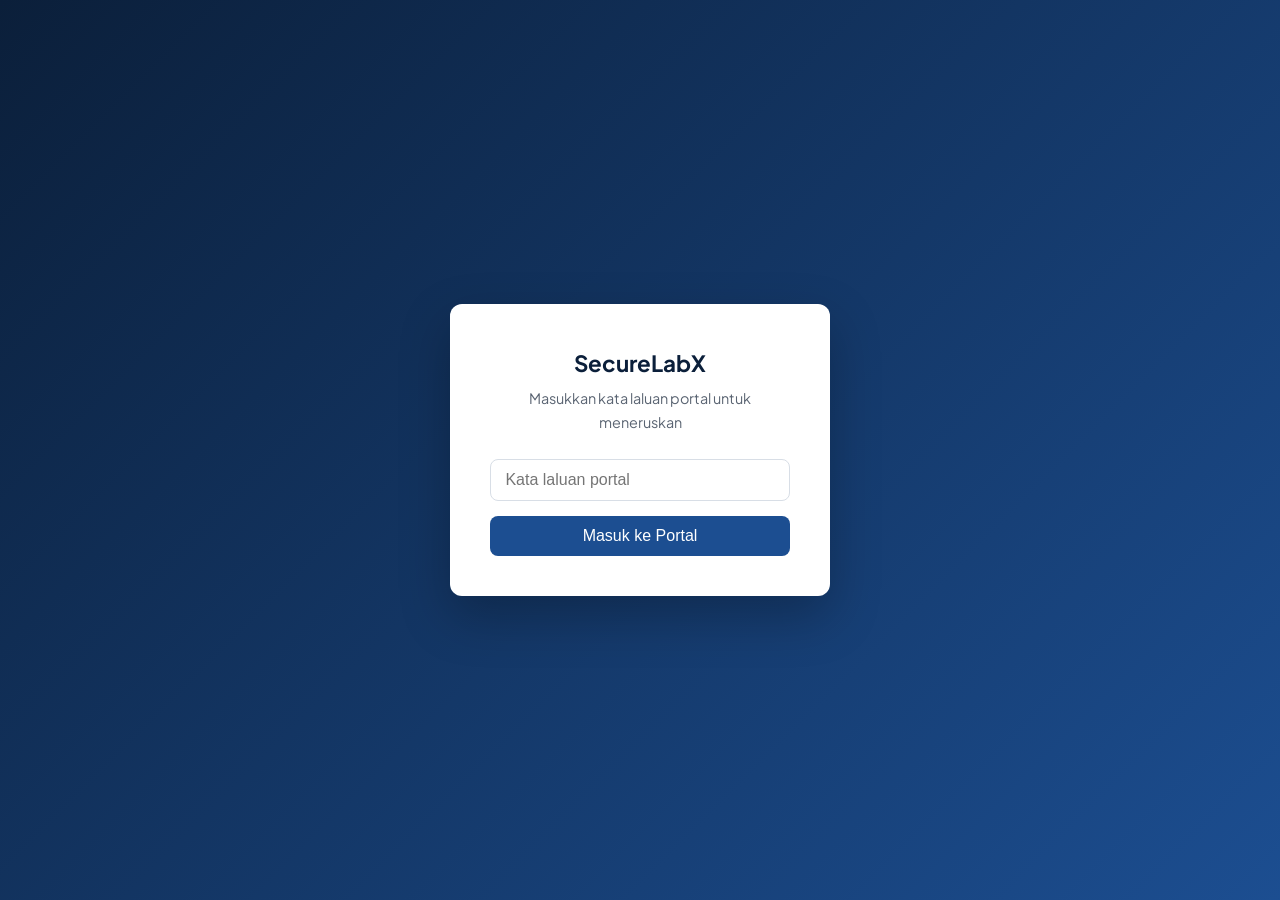
<file: index.html>
<!DOCTYPE html>
<html lang="ms">
<head>
  <meta charset="UTF-8">
  <meta name="viewport" content="width=device-width, initial-scale=1.0">
  <meta name="color-scheme" content="light">
  <meta name="description" content="Portal dalaman SecureLabX bagi Claim, Business Cash Advance, Purchase Request dan dashboard kelulusan.">
  <title>SecureLabX | Corporate Interactive Staff Portal V6</title>
  <!-- Kekalkan fail CSS sedia ada untuk gerbang kata laluan. -->
  <link rel="stylesheet" href="assets/css/style.css">
  <link rel="preconnect" href="https://fonts.googleapis.com">
  <link rel="preconnect" href="https://fonts.gstatic.com" crossorigin>
  <link href="https://fonts.googleapis.com/css2?family=Plus+Jakarta+Sans:wght@400;500;600;700;800&display=swap" rel="stylesheet">
  <style>/* SLX Corporate Interactive Portal V6 — CSS only; existing login assets retained */
:root{--navy:#102C4A;--ink:#203A54;--blue:#215F99;--muted:#64788F;--line:#DCE8F1;--surface:#F5F8FC;--teal:#2CA48E}
*,*::before,*::after{box-sizing:border-box}
html{scroll-behavior:smooth;scroll-padding-top:100px}
body{margin:0;background:var(--surface);color:var(--ink);font:15px/1.7 'Plus Jakarta Sans','Segoe UI',Arial,sans-serif}
#slx-content{font-family:'Plus Jakarta Sans','Segoe UI',Arial,sans-serif;color:var(--ink);font-size:15px;line-height:1.7;min-width:0;overflow:clip;background:linear-gradient(180deg,#F8FBFD 0%,#F1F6FA 100%)}
#slx-content *{box-sizing:border-box}
#slx-content a{color:inherit}
#slx-content .slx-header{position:sticky;top:0;z-index:25;display:flex;justify-content:space-between;align-items:center;gap:20px;padding:14px max(24px,calc((100vw - 1190px)/2));border-bottom:1px solid rgba(209,225,239,.86);background:rgba(255,255,255,.94);backdrop-filter:blur(14px);-webkit-backdrop-filter:blur(14px);transition:box-shadow .2s ease}
#slx-content .slx-header.scrolled{box-shadow:0 8px 25px rgba(28,52,79,.07)}
#slx-content .slx-brand{display:flex;align-items:center;gap:12px;text-decoration:none;color:var(--navy);font-size:21px;font-weight:800;letter-spacing:-.75px;white-space:nowrap}
#slx-content .brand-mark{display:grid;place-items:center;width:44px;height:44px;border-radius:13px;background:linear-gradient(145deg,#244C73,#102A47);color:#fff;font-size:13px;font-weight:800;letter-spacing:-.4px;box-shadow:0 7px 16px rgba(16,51,82,.2),inset 0 1px rgba(255,255,255,.25)}
#slx-content .brand-sub{display:block;color:#7890A4;font-size:9px;letter-spacing:.7px;text-transform:uppercase;font-weight:700;line-height:1.5}
#slx-content .slx-nav{display:flex;align-items:center;gap:4px;flex-wrap:wrap}
#slx-content .slx-nav a{padding:9px 11px;border-radius:10px;color:#536B80;text-decoration:none;font-size:12px;font-weight:750;white-space:nowrap;transition:color .2s,background .2s}
#slx-content .slx-nav a:hover,#slx-content .slx-nav a:focus-visible{background:#EAF4FB;color:#1B5F95}
#slx-content .slx-nav a.active{background:#EAF3FB;color:#1B5F95}
#slx-content .slx-nav a.nav-feature{border:1px solid #CFE4F2;background:#F6FAFE;color:#1C5E91}
#slx-content .slx-main{max-width:1232px;margin:0 auto;padding:30px 24px 66px}
/* Hero */
#slx-content .slx-hero{position:relative;isolation:isolate;overflow:hidden;display:grid;grid-template-columns:1.22fr .78fr;gap:20px;align-items:center;min-height:420px;padding:57px clamp(27px,4.2vw,62px);border-radius:25px;color:#fff;background:linear-gradient(112deg,#112B4A 0%,#16446D 57%,#1A6B8B 100%);box-shadow:0 22px 45px rgba(17,50,83,.13)}
#slx-content .slx-hero::before{content:"";position:absolute;inset:0;background:radial-gradient(circle at 79% 24%,rgba(134,219,233,.16),transparent 33%),radial-gradient(circle at 14% 96%,rgba(39,162,174,.14),transparent 43%);z-index:-1}
#slx-content .slx-hero::after{content:"";position:absolute;right:-110px;top:-220px;width:490px;height:490px;border:1px solid rgba(255,255,255,.15);border-radius:50%;box-shadow:0 0 0 52px rgba(255,255,255,.034),0 0 0 105px rgba(255,255,255,.023);z-index:-1;pointer-events:none}
#slx-content .hero-copy{position:relative;z-index:2;max-width:710px}
#slx-content .eyebrow{display:inline-flex;align-items:center;gap:10px;border:1px solid rgba(196,238,245,.26);border-radius:30px;background:rgba(255,255,255,.09);padding:7px 13px;color:#EAF8FF;font-size:10.5px;font-weight:800;letter-spacing:1px;text-transform:uppercase}
#slx-content .eyebrow::before{content:"";width:7px;height:7px;border-radius:50%;background:#6EE3CF;box-shadow:0 0 0 4px rgba(99,215,198,.13)}
#slx-content .slx-hero h1{margin:20px 0 16px;color:#fff;font-size:clamp(31px,3.4vw,47px);line-height:1.19;letter-spacing:-1.8px;font-weight:800}
#slx-content .slx-hero h1 em{font-style:normal;color:#9EEADC}
#slx-content .slx-hero .lead{max-width:580px;margin:0;color:#E0EDF6;font-size:14.5px;font-weight:500;line-height:1.9}
#slx-content .hero-actions{display:flex;gap:12px;flex-wrap:wrap;margin-top:27px}
#slx-content .hero-btn{display:inline-flex;justify-content:center;align-items:center;gap:10px;min-height:46px;padding:11px 17px;text-decoration:none;border-radius:10px;font-size:12.8px;font-weight:800;transition:transform .2s,box-shadow .2s,background .2s}
#slx-content .hero-btn:hover{transform:translateY(-3px)}
#slx-content .hero-btn.primary{background:#fff;color:#174B76;box-shadow:0 8px 20px rgba(5,22,46,.13)}
#slx-content .hero-btn.secondary{border:1px solid rgba(223,239,249,.45);color:#fff;background:rgba(255,255,255,.10)}
#slx-content .hero-footnote{margin:17px 0 0;font-size:10.5px;color:#C4E1EE;letter-spacing:.1px}
#slx-content .hero-footnote span{color:#89E5D3;margin-right:5px}
/* Layered decorative hero visual - purely CSS/SVG, no image assets */
#slx-content .hero-art{position:relative;align-self:stretch;min-height:282px;max-width:400px;width:100%;justify-self:end;pointer-events:none;perspective:800px}
#slx-content .art-orbit{position:absolute;width:278px;height:278px;right:24px;top:1px;border-radius:50%;border:1px dashed rgba(205,240,247,.22);transform:rotate(-17deg)}
#slx-content .art-halo{position:absolute;right:68px;top:44px;width:194px;height:194px;border-radius:50%;background:radial-gradient(circle,rgba(117,211,228,.16) 0%,rgba(96,183,208,.04) 55%,transparent 72%)}
#slx-content .art-platform{position:absolute;width:292px;height:115px;border-radius:50%;right:13px;bottom:13px;transform:rotateX(72deg);background:radial-gradient(ellipse,rgba(6,20,42,.42) 0%,rgba(14,75,113,.1) 50%,transparent 72%)}
#slx-content .art-sheet{position:absolute;width:168px;height:192px;left:49%;top:47%;transform:translate(-50%,-50%) rotate(-9deg);border:1px solid rgba(255,255,255,.75);border-radius:21px;background:linear-gradient(135deg,#F9FDFF 0%,#DBF1FA 76%,#BDDAE8 100%);box-shadow:16px 25px 30px rgba(8,30,52,.22),inset 2px 2px 3px rgba(255,255,255,.95),inset -4px -5px 13px rgba(49,101,145,.12);animation:slx-sheet-float 6s ease-in-out infinite}
#slx-content .art-sheet::before{content:"";position:absolute;left:24px;top:31px;width:43px;height:43px;border-radius:12px;background:#D8EAF5;box-shadow:inset -2px -3px 5px rgba(54,108,150,.12)}
#slx-content .art-sheet svg{position:absolute;top:38px;left:33px;stroke:#377AA9}
#slx-content .sheet-line{position:absolute;left:24px;height:8px;border-radius:8px;background:#B5D6E8}
#slx-content .sheet-line.first{top:96px;width:116px}
#slx-content .sheet-line.second{top:119px;width:92px}
#slx-content .sheet-line.third{top:143px;width:108px}
#slx-content .art-chip{position:absolute;display:flex;align-items:center;gap:10px;padding:11px 14px;border:1px solid rgba(255,255,255,.8);border-radius:14px;background:linear-gradient(145deg,#FFFFFF,#EAF4FA);box-shadow:0 14px 27px rgba(4,28,54,.19),inset 0 1px 0 #fff;color:#244763;font-size:11px;font-weight:800;animation:slx-chip-float 5s ease-in-out infinite}
#slx-content .art-chip i{display:grid;place-items:center;flex:none;width:31px;height:31px;border-radius:9px;background:#E5F4EF;color:#178968;font-size:16px;font-style:normal}
#slx-content .art-chip.one{top:23px;right:0;transform:rotate(6deg);animation-delay:-1.3s}
#slx-content .art-chip.two{bottom:19px;left:3px;transform:rotate(-5deg);animation-delay:-3s}
#slx-content .art-chip.two i{background:#E7EFFB;color:#356EB1}
#slx-content .art-spark{position:absolute;width:12px;height:12px;border:3px solid #A9EFDA;border-radius:4px;transform:rotate(45deg);opacity:.8}
#slx-content .art-spark.s1{top:65px;left:21px}#slx-content .art-spark.s2{bottom:46px;right:14px;width:7px;height:7px;border-width:2px}
@keyframes slx-sheet-float{0%,100%{transform:translate(-50%,-50%) rotate(-9deg)}50%{transform:translate(-50%,-55%) rotate(-7deg)}}
@keyframes slx-chip-float{0%,100%{translate:0 0}50%{translate:0 -7px}}
/* introductory blocks */
#slx-content .intro-panel{display:grid;grid-template-columns:1.16fr 1fr;gap:17px;margin-top:20px}
#slx-content .intro-card{position:relative;overflow:hidden;padding:25px 27px;border:1px solid var(--line);border-radius:17px;background:#fff;box-shadow:0 9px 23px rgba(24,53,81,.035)}
#slx-content .intro-card::before{content:"";position:absolute;top:0;left:0;width:55px;height:3px;background:#6DA8CF;border-radius:0 0 4px 0}
#slx-content .intro-card h2{color:var(--navy);margin:0 0 9px;font-size:18px;font-weight:800;letter-spacing:-.3px}
#slx-content .intro-card p{margin:0;font-size:13px;line-height:1.85;color:var(--muted)}
#slx-content .who-list{padding:0;margin:9px 0 0;list-style:none}
#slx-content .who-list li{position:relative;padding-left:20px;color:var(--muted);font-size:12.5px;line-height:1.85}
#slx-content .who-list li+li{margin-top:5px}
#slx-content .who-list li::before{content:"";position:absolute;left:1px;top:10px;width:7px;height:7px;border-radius:50%;background:#3FB4A4}
#slx-content .who-list strong{color:#26435C}
/* headings and cards */
#slx-content .section-heading{display:flex;align-items:end;justify-content:space-between;gap:25px;margin:45px 0 20px}
#slx-content .section-heading .kicker{display:inline-flex;align-items:center;gap:8px;color:#2A769D;font-size:10px;font-weight:800;letter-spacing:1.7px;text-transform:uppercase;margin:0 0 6px}
#slx-content .section-heading .kicker::before{content:"";width:16px;height:2px;background:#30A8B0;border-radius:2px}
#slx-content .section-heading h2{margin:0;font-size:26px;line-height:1.3;letter-spacing:-.75px;color:var(--navy);font-weight:800}
#slx-content .section-heading p{max-width:385px;text-align:right;color:var(--muted);font-size:12px;margin:0 0 2px;line-height:1.75}
#slx-content .slx-services{display:grid;grid-template-columns:repeat(3,minmax(0,1fr));gap:17px}
#slx-content .service-card{--accent:#3A7EB0;position:relative;overflow:hidden;display:flex;flex-direction:column;min-width:0;padding:26px 25px 24px;border:1px solid #D8E4EE;border-radius:18px;background:#fff;box-shadow:0 8px 27px rgba(24,52,80,.045);text-decoration:none;transition:transform .24s cubic-bezier(.2,.7,.2,1),box-shadow .24s,border-color .24s}
#slx-content .service-card::after{content:"";position:absolute;right:-75px;top:-80px;width:210px;height:210px;border-radius:50%;background:radial-gradient(circle,rgba(82,166,218,.10),transparent 65%);pointer-events:none}
#slx-content .service-card.cash{--accent:#218D79}#slx-content .service-card.cash::after{background:radial-gradient(circle,rgba(65,184,152,.11),transparent 65%)}
#slx-content .service-card.purchase{--accent:#706FC0}#slx-content .service-card.purchase::after{background:radial-gradient(circle,rgba(145,140,222,.11),transparent 65%)}
#slx-content .service-card:hover,#slx-content .service-card:focus-visible{transform:translateY(-6px);border-color:#A7CBDE;box-shadow:0 19px 37px rgba(22,54,89,.12)}
#slx-content .card-top{display:flex;justify-content:space-between;align-items:flex-start;gap:8px;margin-bottom:21px}
#slx-content .card-icon{position:relative;display:grid;place-items:center;width:72px;height:68px;flex:none;border-radius:19px;background:linear-gradient(150deg,#F2F9FF,#DEECFB);border:1px solid #D1E2F1;box-shadow:inset 1px 2px rgba(255,255,255,.95),0 10px 15px rgba(34,83,124,.075);transform:rotate(-3deg);transition:transform .24s}
#slx-content .service-card:hover .card-icon,#slx-content .approval-card:hover .card-icon{transform:translateY(-3px) rotate(0deg)}
#slx-content .cash .card-icon{background:linear-gradient(145deg,#F2FFFA,#DBF3ED);border-color:#C8E9DE}
#slx-content .purchase .card-icon{background:linear-gradient(145deg,#F8F7FF,#E9E9FB);border-color:#DDDDF3}
#slx-content .card-icon svg{display:block;width:43px;height:43px;filter:drop-shadow(0 3px 2px rgba(28,73,117,.10))}
#slx-content .service-label{position:relative;z-index:2;display:inline-block;padding:5px 10px;border-radius:30px;background:#EFF4F9;color:#517187;font-size:9.5px;letter-spacing:.35px;line-height:1.6;font-weight:800;white-space:nowrap}
#slx-content .service-label.live{background:#E9F7F1;color:#15745C}
#slx-content .service-card h3{position:relative;z-index:2;font-size:18px;font-weight:800;letter-spacing:-.45px;line-height:1.45;color:var(--navy);margin:0 0 10px}
#slx-content .service-card p{position:relative;z-index:2;margin:0 0 21px;color:var(--muted);font-size:12.5px;line-height:1.85}
#slx-content .card-link{position:relative;z-index:2;display:inline-flex;align-items:center;gap:9px;margin-top:auto;color:var(--accent);font-weight:800;font-size:12.5px}
#slx-content .card-link .arrow{display:inline-flex;transition:transform .2s}
#slx-content .service-card:hover .arrow{transform:translateX(5px)}
/* step flow */
#slx-content .process{position:relative;display:grid;grid-template-columns:repeat(3,minmax(0,1fr));gap:16px;margin-top:20px}
#slx-content .process-item{position:relative;display:flex;align-items:center;gap:13px;padding:16px 17px;border:1px solid #DCE9F2;background:linear-gradient(145deg,#F0F7FC,#EAF3FA);border-radius:13px}
#slx-content .process-item:not(:last-child)::after{content:"➜";position:absolute;right:-16px;top:50%;transform:translateY(-50%);z-index:1;color:#7CAFCB;font-size:18px}
#slx-content .step-number{display:grid;place-items:center;flex:none;width:34px;height:34px;border-radius:11px;color:#fff;background:linear-gradient(140deg,#2E83B3,#174D7C);box-shadow:0 5px 9px rgba(30,91,136,.18);font-weight:800;font-size:13px}
#slx-content .process-item span:last-child{font-size:12.2px;font-weight:750;color:#2B536F}
/* Approvals */
#slx-content .approval-list{display:grid;gap:14px}
#slx-content .approval-card{position:relative;display:flex;align-items:center;gap:22px;overflow:hidden;background:#fff;border:1px solid #D2E2EE;border-radius:18px;padding:22px 25px;text-decoration:none;box-shadow:0 8px 26px rgba(22,54,84,.045);transition:transform .24s,box-shadow .24s,border-color .24s}
#slx-content .approval-card::before{content:"";position:absolute;top:0;bottom:0;left:0;width:4px;background:#4A95C3}
#slx-content .approval-card.bca::before{background:#42B59D}
#slx-content .approval-card.pr::before{background:#938EE0}
#slx-content .approval-card:hover,#slx-content .approval-card:focus-visible{transform:translateY(-3px);box-shadow:0 16px 36px rgba(24,56,86,.10);border-color:#ACCBDC}
#slx-content .approval-card .card-icon{width:64px;height:64px;border-radius:16px}
#slx-content .approval-card .card-icon svg{width:42px;height:42px}
#slx-content .approval-card.bca .card-icon{background:linear-gradient(140deg,#ECFCF6,#D5F1E7);border-color:#D3EADC}
#slx-content .approval-card.pr .card-icon{background:linear-gradient(140deg,#F6F5FF,#E5E5FA);border-color:#DDDEF5}
#slx-content .approval-info{min-width:0;flex:1}
#slx-content .approval-info h3{margin:6px 0 6px;color:var(--navy);font-weight:800;font-size:16px;letter-spacing:-.35px;line-height:1.4}
#slx-content .approval-info p{margin:0;color:var(--muted);font-size:12.1px;line-height:1.8}
#slx-content .approval-action{display:inline-flex;justify-content:center;align-items:center;gap:8px;flex:none;white-space:nowrap;min-height:44px;padding:11px 15px;background:linear-gradient(145deg,#276CA4,#174F81);border-radius:10px;color:#fff;font-size:11.5px;font-weight:800;box-shadow:0 6px 13px rgba(24,82,127,.16);transition:transform .2s,box-shadow .2s}
#slx-content .approval-card:hover .approval-action{transform:translateX(3px);box-shadow:0 10px 17px rgba(24,82,127,.22)}
#slx-content .notice{display:flex;gap:15px;padding:21px 23px;margin-top:22px;border:1px solid var(--line);background:#fff;border-radius:15px}
#slx-content .notice-symbol{display:grid;place-items:center;flex:none;width:37px;height:37px;border-radius:12px;background:#E8F3FB;color:#1A6394;font-size:19px;font-weight:800}
#slx-content .notice h3{margin:0 0 5px;color:var(--navy);font-size:15px;font-weight:800}
#slx-content .notice p{margin:0;color:var(--muted);font-size:12px;line-height:1.9}
#slx-content .slx-footer{border-top:1px solid #DAE7F0;padding:23px 15px 30px;color:#778C9F;text-align:center;font-size:11px;background:#F7FAFD}
#slx-content a:focus-visible,#slx-back-top:focus-visible{outline:3px solid #33B7C2;outline-offset:3px}
#slx-back-top{position:fixed;z-index:30;right:23px;bottom:22px;border:1px solid #CFE2EE;background:#fff;color:#235A83;border-radius:13px;width:43px;height:43px;display:grid;place-items:center;box-shadow:0 9px 25px rgba(21,58,93,.14);font-family:inherit;font-weight:800;font-size:20px;cursor:pointer;opacity:0;visibility:hidden;transform:translateY(10px);transition:opacity .2s,visibility .2s,transform .2s}
#slx-back-top.visible{opacity:1;visibility:visible;transform:none}
@media(max-width:1080px){#slx-content .slx-header{flex-wrap:wrap}#slx-content .slx-nav{width:100%}#slx-content .hero-art{max-width:315px}#slx-content .slx-hero{grid-template-columns:1.2fr .8fr;padding:46px 37px}#slx-content .art-chip.one{right:-20px}#slx-content .intro-panel{grid-template-columns:1fr 1fr}}
@media(max-width:860px){#slx-content .slx-services{grid-template-columns:repeat(2,minmax(0,1fr))}#slx-content .slx-hero{grid-template-columns:1fr;gap:0;min-height:auto}#slx-content .hero-art{display:none}#slx-content .intro-panel{grid-template-columns:1fr}#slx-content .slx-nav{flex-wrap:nowrap;overflow-x:auto;padding-bottom:4px}#slx-content .section-heading{align-items:flex-start}#slx-content .approval-card{flex-wrap:wrap}#slx-content .approval-action{margin-left:86px}}
@media(max-width:640px){#slx-content .slx-header{padding:11px 14px;gap:9px}#slx-content .slx-brand{font-size:18px}#slx-content .brand-mark{height:39px;width:39px;border-radius:11px}#slx-content .slx-nav a{font-size:11px;padding:8px 10px}#slx-content .slx-main{padding:18px 14px 45px}#slx-content .slx-hero{padding:35px 24px;border-radius:19px}#slx-content .slx-hero h1{font-size:32px;letter-spacing:-1px}#slx-content .slx-hero .lead{font-size:13px}#slx-content .hero-actions{gap:9px}#slx-content .hero-btn{width:100%}#slx-content .intro-card{padding:22px}#slx-content .section-heading{display:block;margin:34px 0 16px}#slx-content .section-heading h2{font-size:23px}#slx-content .section-heading p{text-align:left;margin-top:7px}#slx-content .slx-services{grid-template-columns:1fr}#slx-content .service-card{padding:24px 23px}#slx-content .process{grid-template-columns:1fr;gap:9px}#slx-content .process-item:not(:last-child)::after{content:"↓";right:calc(50% - 4px);top:auto;bottom:-18px;transform:none}#slx-content .approval-card{flex-direction:column;align-items:flex-start;padding:22px 20px;gap:11px}#slx-content .approval-info h3{font-size:15px}#slx-content .approval-action{width:100%;margin:0}#slx-content .notice{padding:17px 16px}#slx-back-top{right:13px;bottom:13px}}
@media(prefers-reduced-motion:reduce){html{scroll-behavior:auto}#slx-content *,#slx-content *::before,#slx-content *::after{animation:none!important;transition:none!important}#slx-back-top{transition:none}}

/* SLX official programme templates: navigation and cards only */
#slx-content #templates{scroll-margin-top:120px}
#slx-content .doc-grid{display:grid;grid-template-columns:repeat(2,minmax(0,1fr));gap:17px}
#slx-content .doc-card{padding:25px 26px;border:1px solid #D5E6E0;border-radius:18px;background:#fff;box-shadow:0 8px 24px rgba(17,49,70,.045)}
#slx-content .doc-stage{display:inline-block;border-radius:99px;padding:5px 11px;background:#EAF4EE;color:#36685C;font-size:11px;font-weight:800;letter-spacing:.4px}
#slx-content .doc-card h3{margin:15px 0 8px;color:#12344D;font-size:18px;line-height:1.4}
#slx-content .doc-card p{font-size:12.5px;line-height:1.8;color:#687D88;margin:0 0 17px}
#slx-content .doc-card .doc-ref{font-size:11px;color:#668277;font-weight:700}
#slx-content .doc-action{display:inline-flex;align-items:center;gap:10px;border:1px solid #B9D7CB;border-radius:11px;padding:11px 15px;background:#EFF8F3;color:#215C51!important;font-size:12.5px;font-weight:800;text-decoration:none}
#slx-content .doc-action:hover,#slx-content .doc-action:focus-visible{background:#DDEFE7}
#slx-content .doc-note{margin-top:15px;padding:15px 17px;border:1px solid #DFE9E5;border-radius:12px;background:#F7FAF8;color:#5E7778;font-size:11.5px;line-height:1.75}
#slx-content .doc-note a{color:#20665D}
@media(max-width:700px){#slx-content .doc-grid{grid-template-columns:1fr}#slx-content .doc-card{padding:22px 20px}}


#slx-content .guide-restricted{display:inline-flex;align-items:center;flex-wrap:wrap;gap:6px;background:#f0f4f9;border:1px solid #cfdae6;border-radius:10px;padding:9px 12px;color:#496177;font:600 11px 'Outfit','Plus Jakarta Sans',sans-serif;line-height:1.6}
/* SLX portal guides V7 — component-scoped, retains original auth/navigation */
#slx-content .slx-guides{margin:38px 0 40px;scroll-margin-top:115px}
#slx-content .guide-head{display:flex;gap:18px;justify-content:space-between;align-items:flex-end;flex-wrap:wrap;margin-bottom:18px}
#slx-content .guide-head h2{margin:4px 0 0;color:#102c4a;font-weight:800;font-size:clamp(22px,2.3vw,29px);letter-spacing:-.7px}
#slx-content .guide-head p{margin:0;color:#6a7e91;max-width:500px;font-size:12px}
#slx-content .guide-search{width:min(360px,100%);border:1px solid #d7e5f0;border-radius:12px;padding:12px 14px;background:#fff;color:#183a5c;font:inherit;outline-offset:3px}
#slx-content .guide-pills{display:flex;gap:8px;flex-wrap:wrap;margin:12px 0 18px}
#slx-content .guide-pills button{border:1px solid #d9e5ef;background:#fff;color:#31506d;border-radius:999px;font:700 11px 'Plus Jakarta Sans',sans-serif;padding:9px 13px;cursor:pointer}
#slx-content .guide-pills button.active,#slx-content .guide-pills button:hover{background:#1f507c;color:#fff;border-color:#1f507c}
#slx-content .guide-grid{display:grid;grid-template-columns:repeat(2,minmax(0,1fr));gap:14px}
#slx-content .guide-card{border:1px solid #dce8f0;border-radius:17px;background:#fff;box-shadow:0 8px 23px rgba(26,55,80,.045);padding:18px;overflow:hidden}
#slx-content .guide-card[hidden]{display:none}
#slx-content .guide-card summary{display:flex;gap:12px;align-items:center;list-style:none;cursor:pointer}
#slx-content .guide-card summary::-webkit-details-marker{display:none}
#slx-content .guide-icon{flex:0 0 42px;display:grid;place-items:center;width:42px;height:42px;border-radius:13px;background:linear-gradient(145deg,#e9f5fc,#e9f0ff);font-size:20px}
#slx-content .guide-main{flex:1;min-width:0}
#slx-content .guide-group{display:block;font:800 9px 'Plus Jakarta Sans',sans-serif;letter-spacing:.7px;text-transform:uppercase;color:#3a7592;margin-bottom:3px}
#slx-content .guide-main strong{display:block;color:#163653;font-size:13px;line-height:1.35;font-weight:800}
#slx-content .guide-chevron{flex:none;color:#477ca7;font-size:22px;line-height:1}
#slx-content .guide-card[open] .guide-chevron{transform:rotate(90deg)}
#slx-content .guide-summary{font-size:11.5px;color:#687d8e;margin:10px 0 0}
#slx-content .guide-body{border-top:1px solid #e8eff5;margin-top:13px;padding-top:12px}
#slx-content .guide-body ol{margin:4px 0 12px;padding-left:22px;color:#334f67;font-size:11.6px;line-height:1.8}
#slx-content .guide-body li{padding-left:3px;margin-bottom:6px}
#slx-content .guide-link{display:inline-flex;align-items:center;gap:6px;text-decoration:none;background:#1f507c;color:#fff!important;border-radius:8px;padding:9px 12px;font:800 11px 'Plus Jakarta Sans',sans-serif}
#slx-content .guide-link:hover{background:#11395e}
#slx-content .guide-note{background:#edf6fa;border:1px solid #d6e7ef;border-radius:12px;padding:13px 15px;margin-top:16px;color:#3a6377;font-size:11px;line-height:1.65}
#slx-content .guide-none{display:none;padding:20px;text-align:center;color:#789;font-size:12px}
@media(max-width:770px){#slx-content .guide-grid{grid-template-columns:1fr}#slx-content .guide-head{align-items:stretch}}

</style>
</head>
<body>
<!-- IDs di bawah WAJIB kekal agar assets/js/auth.js terus berfungsi. -->
<div id="slx-gate">
  <div class="slx-gate-card">
    <h1>SecureLabX</h1>
    <p class="subtitle">Masukkan kata laluan portal untuk meneruskan</p>
    <form id="slx-gate-form">
      <input type="password" id="slx-gate-password" placeholder="Kata laluan portal" autocomplete="current-password" required>
      <button type="submit">Masuk ke Portal</button>
      <p id="slx-gate-error">Kata laluan tidak tepat. Sila cuba lagi.</p>
    </form>
  </div>
</div>
<div id="slx-content">
  <header class="slx-header" id="slx-header">
    <a class="slx-brand" href="index.html" aria-label="SecureLabX - Halaman Utama"><span class="brand-mark" aria-hidden="true">SLX</span><span>SecureLabX <small class="brand-sub">Internal staff services</small></span></a>
    <nav class="slx-nav" aria-label="Navigasi utama">
      <a class="active" href="index.html" aria-current="page">Utama</a>
      <a href="#applications">Permohonan Staf</a>
      <a href="claim_form/claim_form.html">Claim Request</a>
      <a class="nav-feature" href="claim_form/dashboard.html">Claim Dashboard ↗</a>
      <a href="https://script.google.com/macros/s/AKfycbx4iBJ4kCzPxj4_gWT8E-dr0n1TlCt_-ikyGUvIaXJ5-uUkg5db8K-AGAieKJ2CPg6H/exec" target="_blank" rel="noopener noreferrer">Cash Advance ↗</a>
      <a href="#management">Kelulusan</a>
      <a href="#templates">Dokumen &amp; Template Rasmi</a>
      <a href="#portal-guides">Panduan Portal</a>
    </nav>
  </header>

  <main class="slx-main">
    <section class="slx-hero" aria-labelledby="main-title">
      <div class="hero-copy">
        <span class="eyebrow">Portal Dalaman SecureLabX · Staff Services</span>
        <h1 id="main-title">Permohonan Staf.<br>Lebih Mudah, <em>Lebih Tersusun.</em></h1>
        <p class="lead">Satu tempat untuk menghantar tuntutan kerja, memohon pendahuluan tunai dan membuat permintaan pembelian. Semua semakan dan kelulusan diurus oleh pegawai melalui dashboard mengikut peranan masing-masing.</p>
        <div class="hero-actions">
          <a class="hero-btn primary" href="#applications">Lihat Permohonan <span aria-hidden="true">↘</span></a>
          <a class="hero-btn secondary" href="#management">Dashboard Kelulusan <span aria-hidden="true">↗</span></a>
        </div>
        <p class="hero-footnote"><span aria-hidden="true">✦</span> 3 jenis permohonan · Akses dashboard mengikut peranan</p>
      </div>
      <div class="hero-art" aria-hidden="true">
        <div class="art-orbit"></div><div class="art-halo"></div><div class="art-platform"></div>
        <div class="art-sheet">
          <svg width="28" height="28" viewBox="0 0 28 28" fill="none"><path d="M5 14.5l6.5 6.5L23 7" stroke-width="3.4" stroke-linecap="round" stroke-linejoin="round"/></svg>
          <span class="sheet-line first"></span><span class="sheet-line second"></span><span class="sheet-line third"></span>
        </div>
        <div class="art-chip one"><i>✓</i><span>Pengurusan<br>tersusun</span></div>
        <div class="art-chip two"><i>▤</i><span>3 modul<br>permohonan</span></div>
        <div class="art-spark s1"></div><div class="art-spark s2"></div>
      </div>
    </section>

    <div class="intro-panel">
      <section class="intro-card" aria-labelledby="about-heading">
        <h2 id="about-heading">Semuanya Dalam Satu Portal</h2>
        <p>Portal ini memudahkan staf SecureLabX memilih borang yang betul tanpa perlu mencari pautan berlainan. Setiap jenis permohonan akan diproses mengikut prosedur dan tanggungjawab jabatan.</p>
      </section>
      <section class="intro-card" aria-labelledby="who-heading">
        <h2 id="who-heading">Untuk Siapa?</h2>
        <ul class="who-list">
          <li><strong>Staf SLX:</strong> Isi dan hantar permohonan serta dokumen sokongan.</li>
          <li><strong>Admin, OM &amp; Finance:</strong> Semak dan rekod tindakan melalui dashboard mengikut kebenaran masing-masing.</li>
        </ul>
      </section>
    </div>

    <section id="applications" aria-labelledby="applications-heading">
      <div class="section-heading"><div><span class="kicker">Pusat Permohonan</span><h2 id="applications-heading">Staff Applications</h2></div><p>Pilih jenis permohonan dan teruskan ke borang yang berkenaan.</p></div>
      <div class="slx-services">
        <a class="service-card claim" href="claim_form/claim_form.html">
          <div class="card-top"><span class="card-icon"><svg width="42" height="42" viewBox="0 0 48 48" fill="none" xmlns="http://www.w3.org/2000/svg" aria-hidden="true"><defs><linearGradient id="gClaim" x1="10" x2="37" y1="4" y2="44" gradientUnits="userSpaceOnUse"><stop stop-color="#fff"/><stop offset="1" stop-color="#D9EAFD"/></linearGradient></defs><rect x="9" y="6" width="29" height="37" rx="7" fill="#9EBBDC" opacity=".6"/><rect x="7" y="4" width="29" height="37" rx="7" fill="url(#gClaim)" stroke="#83AEDA" stroke-width="1.3"/><path d="M14 16h16M14 22h12M14 28h10" stroke="#3771AC" stroke-width="2.4" stroke-linecap="round"/><path d="M27 31l4 4 9-10" stroke="#14836C" stroke-width="3" stroke-linecap="round" stroke-linejoin="round"/></svg></span><span class="service-label live">CLAIM · RASMI / AKTIF</span></div>
          <h3>Claim Request</h3>
          <p>Tuntutan semula perbelanjaan rasmi kerja yang telah dibayar staf. Lampirkan resit dan dokumen sokongan untuk semakan.</p>
          <span class="card-link">Buka Borang Claim <span class="arrow" aria-hidden="true">→</span></span>
        </a>
        <a class="service-card cash" href="https://script.google.com/macros/s/AKfycbx4iBJ4kCzPxj4_gWT8E-dr0n1TlCt_-ikyGUvIaXJ5-uUkg5db8K-AGAieKJ2CPg6H/exec" target="_blank" rel="noopener noreferrer">
          <div class="card-top"><span class="card-icon"><svg width="42" height="42" viewBox="0 0 48 48" fill="none" xmlns="http://www.w3.org/2000/svg" aria-hidden="true"><defs><linearGradient id="gCash" x1="4" y1="5" x2="46" y2="42" gradientUnits="userSpaceOnUse"><stop stop-color="#F2FFFA"/><stop offset="1" stop-color="#B1E2D6"/></linearGradient></defs><rect x="4" y="11" width="37" height="29" rx="7" fill="#5F9F93" opacity=".55"/><rect x="4" y="8" width="37" height="29" rx="7" fill="url(#gCash)" stroke="#73B8A8" stroke-width="1.4"/><path d="M4 18h37" stroke="#2E8573" stroke-width="3"/><rect x="25" y="23" width="21" height="13" rx="5" fill="#2A9E83" stroke="#147E67" stroke-width="1.4"/><circle cx="32" cy="29.5" r="2.6" fill="white"/><path d="M10 29h8" stroke="#2B8977" stroke-width="2.2" stroke-linecap="round"/></svg></span><span class="service-label live">BCA · RASMI / AKTIF</span></div>
          <h3>Cash Advance Application</h3>
          <p>Permohonan wang pendahuluan sebelum perbelanjaan kerja dibuat, termasuk rekod dokumen dan settlement.</p>
          <span class="card-link">Buka Cash Advance <span class="arrow" aria-hidden="true">↗</span></span>
        </a>
        <a class="service-card purchase" href="https://script.google.com/macros/s/AKfycby_X7b4Rk4EPM42kFjE6WEC58GGOBz6Cfj9ABED5ZtMEh94Sp7uUG8ZiTL-DDYAFSKo1g/exec" target="_blank" rel="noopener noreferrer">
          <div class="card-top"><span class="card-icon"><svg width="42" height="42" viewBox="0 0 48 48" fill="none" xmlns="http://www.w3.org/2000/svg" aria-hidden="true"><defs><linearGradient id="gPR" x1="2" y1="3" x2="37" y2="45" gradientUnits="userSpaceOnUse"><stop stop-color="#fff"/><stop offset="1" stop-color="#DBDEFC"/></linearGradient></defs><path d="M11 10h27v31H11z" fill="#898CD8" opacity=".35"/><path d="M8 7h27v31H8z" fill="url(#gPR)" stroke="#969ADE" stroke-width="1.4"/><path d="M14 17h16M14 23h16M14 29h10" stroke="#6165B0" stroke-width="2.3" stroke-linecap="round"/><path d="M17 5V3m11 2V3" stroke="#6A6EC0" stroke-width="3" stroke-linecap="round"/><rect x="27" y="27" width="17" height="15" rx="5" fill="#777BD3" stroke="#5356AD"/><path d="M32 34h7M35.5 30.5v7" stroke="white" stroke-width="2.3" stroke-linecap="round"/></svg></span><span class="service-label live">PR · RASMI / AKTIF</span></div>
          <h3>Purchase Request Application</h3>
          <p>Permohonan pembelian barang, peralatan atau perkhidmatan bagi operasi, projek atau jabatan.</p>
          <span class="card-link">Buka Purchase Request <span class="arrow" aria-hidden="true">↗</span></span>
        </a>
      </div>
      <div class="process" aria-label="Panduan ringkas permohonan">
        <div class="process-item"><span class="step-number">01</span><span>Pilih jenis permohonan</span></div>
        <div class="process-item"><span class="step-number">02</span><span>Lengkapkan maklumat &amp; lampiran</span></div>
        <div class="process-item"><span class="step-number">03</span><span>Hantar untuk semakan &amp; kelulusan</span></div>
      </div>
    </section>

    <section id="management" aria-labelledby="management-heading">
      <div class="section-heading"><div><span class="kicker">Akses Pegawai Dibenarkan</span><h2 id="management-heading">Management &amp; Approvals</h2></div><p>Dashboard mengikut peranan dan prosedur kelulusan setiap modul.</p></div>
      <div class="approval-list">
        <a class="approval-card claim" href="claim_form/dashboard.html">
          <span class="card-icon"><svg width="42" height="42" viewBox="0 0 48 48" fill="none" xmlns="http://www.w3.org/2000/svg" aria-hidden="true"><rect x="8" y="6" width="31" height="37" rx="7" fill="#B5D1EC"/><rect x="6" y="4" width="31" height="37" rx="7" fill="#EDF6FF" stroke="#97BBDC" stroke-width="1.4"/><path d="M14 14h15M14 20h15M14 26h8" stroke="#3F78AF" stroke-width="2.4" stroke-linecap="round"/><circle cx="31" cy="32" r="11" fill="#D5F6EC" stroke="#9BD9C8"/><path d="m26 32 3 3 6-7" stroke="#1F8B70" stroke-width="2.8" stroke-linecap="round" stroke-linejoin="round"/></svg></span>
          <span class="approval-info"><span class="service-label live">CLAIM · RASMI / AKTIF</span><h3>Reimbursement Claim — Management Dashboard</h3><p><strong>Admin/HR, OM dan Finance</strong> mempunyai tab login masing-masing. Pegawai hanya boleh menjalankan tindakan yang dibenarkan untuk peranan mereka.</p></span>
          <span class="approval-action">Buka Claim Dashboard <span aria-hidden="true">↗</span></span>
        </a>
        <a class="approval-card bca" href="https://script.google.com/macros/s/AKfycbx4iBJ4kCzPxj4_gWT8E-dr0n1TlCt_-ikyGUvIaXJ5-uUkg5db8K-AGAieKJ2CPg6H/exec?view=approval" target="_blank" rel="noopener noreferrer">
          <span class="card-icon"><svg width="42" height="42" viewBox="0 0 48 48" fill="none" xmlns="http://www.w3.org/2000/svg" aria-hidden="true"><rect x="7" y="10" width="35" height="28" rx="7" fill="#B8E8DE"/><rect x="5" y="8" width="35" height="28" rx="7" fill="#EDFFFA" stroke="#86CABB" stroke-width="1.5"/><path d="M5 17h35" stroke="#3A9D88" stroke-width="2.6"/><rect x="12" y="22" width="15" height="7" rx="3.5" fill="#B0E0D4"/><circle cx="33" cy="27" r="8" fill="#31A48C"/><path d="m29.6 27 2.2 2.1 4-4.3" stroke="white" stroke-width="2.4" stroke-linecap="round" stroke-linejoin="round"/></svg></span>
          <span class="approval-info"><span class="service-label live">BCA · RASMI / AKTIF</span><h3>Business Cash Advance — Approval &amp; Finance Dashboard</h3><p>Semakan Admin/HR, pengesahan OM, rekod keputusan BOD dan pengurusan pembayaran atau settlement oleh Finance. Dashboard menggunakan akses pegawai yang diberi kuasa.</p></span>
          <span class="approval-action">Buka BCA Dashboard <span aria-hidden="true">↗</span></span>
        </a>
        <a class="approval-card pr" href="https://script.google.com/macros/s/AKfycby_X7b4Rk4EPM42kFjE6WEC58GGOBz6Cfj9ABED5ZtMEh94Sp7uUG8ZiTL-DDYAFSKo1g/exec?view=approval" target="_blank" rel="noopener noreferrer">
          <span class="card-icon"><svg width="42" height="42" viewBox="0 0 48 48" fill="none" xmlns="http://www.w3.org/2000/svg" aria-hidden="true"><rect x="8" y="5" width="31" height="38" rx="7" fill="#DBD5F3"/><rect x="5" y="3" width="31" height="38" rx="7" fill="#F7F5FF" stroke="#AAA2D6" stroke-width="1.5"/><path d="M12 13h18M12 19h18M12 25h13" stroke="#7970B1" stroke-width="2.4" stroke-linecap="round"/><rect x="24" y="27" width="20" height="15" rx="5" fill="#A39ADF" stroke="#7067BD"/><path d="m29 34 3 3 7-8" stroke="white" stroke-width="2.5" stroke-linecap="round" stroke-linejoin="round"/></svg></span>
          <span class="approval-info"><span class="service-label live">PR · RASMI / AKTIF</span><h3>Purchase Request — Approval &amp; Finance Dashboard</h3><p>Untuk Admin/HR, OM dan Finance. Keputusan BOD direkodkan oleh OM selepas keputusan diterima; pegawai mendapat akses mengikut peranan.</p></span>
          <span class="approval-action">Buka PR Dashboard <span aria-hidden="true">↗</span></span>
        </a>
      </div>
    </section>

    <section id="templates" aria-labelledby="templates-heading">
      <div class="section-heading"><div><span class="kicker">Dokumen Dalaman SLX</span><h2 id="templates-heading">Dokumen &amp; Template Rasmi</h2></div><p>Pengurusan Program &amp; Aktiviti · Sebelum dan selepas program.</p></div>
      <div class="doc-grid">
        <article class="doc-card">
          <span class="doc-stage">01 · SEBELUM PROGRAM</span>
          <h3>Kertas Cadangan Aktiviti</h3>
          <p>Perancangan, objektif, jadual, anggaran bajet dan permohonan kelulusan pengurusan.</p>
          <p class="doc-ref">SLX-OPS-TPL-ACT-001 · Versi 1.0</p>
          <a class="doc-action" href="https://drive.google.com/file/d/1tjuJclanVem29vFLF_o0eQrniyCoQVwz/view" target="_blank" rel="noopener noreferrer" aria-label="Buka Kertas Cadangan Aktiviti di Google Drive">Buka Template <span aria-hidden="true">↗</span></a>
        </article>
        <article class="doc-card">
          <span class="doc-stage">02 · SELEPAS PROGRAM</span>
          <h3>Laporan Aktiviti &amp; Kewangan</h3>
          <p>Pencapaian program, belanja sebenar, resit, penyelesaian Cash Advance, tindakan susulan dan pengesahan Finance.</p>
          <p class="doc-ref">SLX-OPS-TPL-ACT-002 · Versi 1.0</p>
          <a class="doc-action" href="https://drive.google.com/file/d/1pQdOB7BN9S3ZIuB0s0PisDHauUZ4XzE1/view" target="_blank" rel="noopener noreferrer" aria-label="Buka Laporan Aktiviti dan Kewangan di Google Drive">Buka Template <span aria-hidden="true">↗</span></a>
        </article>
      </div>
      <div class="doc-note">Template ini berstatus draf untuk kelulusan pengurusan. Sila buat salinan bagi setiap program dan kekalkan fail induk. Akses fail bergantung pada kebenaran Google Drive. <a href="https://drive.google.com/drive/folders/1XaEz_34LgQUH8fZNMmOnchTyfRaFsuej" target="_blank" rel="noopener noreferrer">Buka folder template ↗</a></div>
    </section>


    <section class="slx-guides" id="portal-guides" aria-labelledby="guide-heading">
      <div class="guide-head">
        <div><span class="kicker">Pusat Rujukan Operasi SLX</span><h2 id="guide-heading">Panduan Penggunaan Portal SLX</h2><p>Langkah ringkas untuk staf dan pengurusan. Buka setiap kad untuk melihat panduan dan pautan ke sistem berkaitan.</p></div>
        <input class="guide-search" id="guide-search" type="search" placeholder="Cari panduan, contoh: cuti, PR, claim..." aria-label="Cari panduan portal">
      </div>
      <div class="guide-pills" id="guide-pills" aria-label="Tapis panduan"><button type="button" data-guide-filter="Semua" class="active">Semua</button><button type="button" data-guide-filter="Sumber Manusia" class="">Sumber Manusia</button><button type="button" data-guide-filter="Jualan" class="">Jualan</button><button type="button" data-guide-filter="Permohonan" class="">Permohonan</button><button type="button" data-guide-filter="Latihan &amp; Kewangan" class="">Latihan &amp; Kewangan</button><button type="button" data-guide-filter="Pengurusan" class="">Pengurusan</button><button type="button" data-guide-filter="Operasi" class="">Operasi</button></div>
      <div class="guide-grid" id="guide-grid"><details class="guide-card" data-guide-group="Sumber Manusia" data-guide-search="hr management portal sumber manusia cuti, slip gaji, maklumat perjawatan dan tindakan hod/om. buka portal dan log masuk dengan e-mel kerja serta otp yang dihantar oleh sistem hr. untuk memohon cuti: pilih permohonan cuti, semak baki dan tarikh, kemudian hantar. untuk slip gaji: buka modul slip gaji dan pilih bulan yang diperlukan. hod/om menyemak permohonan di bahagian leave management; keputusan muktamad direkodkan melalui peranan om."><summary><span class="guide-icon" aria-hidden="true">👥</span><span class="guide-main"><span class="guide-group">Sumber Manusia</span><strong>HR Management Portal</strong></span><span class="guide-chevron" aria-hidden="true">›</span></summary><p class="guide-summary">Cuti, slip gaji, maklumat perjawatan dan tindakan HOD/OM.</p><div class="guide-body"><ol><li>Buka portal dan log masuk dengan e-mel kerja serta OTP yang dihantar oleh sistem HR.</li><li>Untuk memohon cuti: pilih permohonan cuti, semak baki dan tarikh, kemudian hantar.</li><li>Untuk slip gaji: buka modul slip gaji dan pilih bulan yang diperlukan.</li><li>HOD/OM menyemak permohonan di bahagian Leave Management; keputusan muktamad direkodkan melalui peranan OM.</li></ol><a class="guide-link" target="_blank" rel="noopener noreferrer" href="https://script.google.com/macros/s/AKfycbxYiFKTGj2Sk_Au5G-IZfbH371TJWWNtlPop09laCqaHuNqHibmjmROoszPIw1-aufZ1A/exec">Buka Portal ↗</a></div></details><details class="guide-card" data-guide-group="Jualan" data-guide-search="slx sales portal jualan quotation gep lite/pro, pembaharuan, prestasi jualan dan laporan. masuk menggunakan kaedah akses yang dipaparkan oleh sales portal. buka rekod syarikat atau quotation, pilih new/renewal serta pakej dan add-on yang betul. semak kuantiti peranti, harga, sst perkhidmatan dan ringkasan sebelum menjana pdf. gunakan sales performance untuk laporan; pastikan penapis bulan dan status transaksi tepat."><summary><span class="guide-icon" aria-hidden="true">📈</span><span class="guide-main"><span class="guide-group">Jualan</span><strong>SLX Sales Portal</strong></span><span class="guide-chevron" aria-hidden="true">›</span></summary><p class="guide-summary">Quotation GEP Lite/Pro, pembaharuan, prestasi jualan dan laporan.</p><div class="guide-body"><ol><li>Masuk menggunakan kaedah akses yang dipaparkan oleh Sales Portal.</li><li>Buka rekod syarikat atau quotation, pilih New/Renewal serta pakej dan add-on yang betul.</li><li>Semak kuantiti peranti, harga, SST perkhidmatan dan ringkasan sebelum menjana PDF.</li><li>Gunakan Sales Performance untuk laporan; pastikan penapis bulan dan status transaksi tepat.</li></ol><a class="guide-link" target="_blank" rel="noopener noreferrer" href="https://script.google.com/macros/s/AKfycbxzwGF0FWuQZIGIarz33O0Oi73Yy5M7FjFFMGbCvW_hzJxk9eLsNCe3yAdrKEh4xkyJ/exec">Buka Portal ↗</a></div></details><details class="guide-card" data-guide-group="Jualan" data-guide-search="crm &amp; rekod pelanggan jualan carian pelanggan, pakej langganan, tarikh tamat dan renewal. cari syarikat dahulu bagi mengelakkan rekod pendua. semak langganan, lokasi/zone, status dan tarikh sebelum membuat pembetulan. kekalkan id syarikat dan langganan sedia ada untuk pembaharuan; jangan cipta rekod baharu tanpa sebab. semak dashboard selepas simpan/sync; gunakan proses rasmi untuk arkib atau pembetulan rekod."><summary><span class="guide-icon" aria-hidden="true">🗂️</span><span class="guide-main"><span class="guide-group">Jualan</span><strong>CRM &amp; Rekod Pelanggan</strong></span><span class="guide-chevron" aria-hidden="true">›</span></summary><p class="guide-summary">Carian pelanggan, pakej langganan, tarikh tamat dan renewal.</p><div class="guide-body"><ol><li>Cari syarikat dahulu bagi mengelakkan rekod pendua.</li><li>Semak langganan, lokasi/zone, status dan tarikh sebelum membuat pembetulan.</li><li>Kekalkan ID syarikat dan langganan sedia ada untuk pembaharuan; jangan cipta rekod baharu tanpa sebab.</li><li>Semak dashboard selepas simpan/sync; gunakan proses rasmi untuk arkib atau pembetulan rekod.</li></ol><a class="guide-link" target="_blank" rel="noopener noreferrer" href="https://script.google.com/macros/s/AKfycbyz-zcTDkmdnR4SA2YKj6DAMwihqj8_sa0K_J5OwQCLes7RelhOqID3Wt7WynO38RCb/exec">Buka Portal ↗</a></div></details><details class="guide-card" data-guide-group="Permohonan" data-guide-search="purchase request (pr) permohonan permohonan pembelian dan semakan kelulusan. buka permohonan baharu; masukkan staff id dan klik semak id. isi payee, tarikh diperlukan, tujuan, justifikasi, senarai item dan nilai pembelian. lampirkan quotation/invois/dokumen sokongan mengikut had sistem semasa. semak pengisytiharan, hantar pr dan simpan nombor rujukan untuk semakan status."><summary><span class="guide-icon" aria-hidden="true">🧾</span><span class="guide-main"><span class="guide-group">Permohonan</span><strong>Purchase Request (PR)</strong></span><span class="guide-chevron" aria-hidden="true">›</span></summary><p class="guide-summary">Permohonan pembelian dan semakan kelulusan.</p><div class="guide-body"><ol><li>Buka Permohonan Baharu; masukkan Staff ID dan klik Semak ID.</li><li>Isi payee, tarikh diperlukan, tujuan, justifikasi, senarai item dan nilai pembelian.</li><li>Lampirkan quotation/invois/dokumen sokongan mengikut had sistem semasa.</li><li>Semak pengisytiharan, hantar PR dan simpan nombor rujukan untuk semakan status.</li></ol><a class="guide-link" target="_blank" rel="noopener noreferrer" href="https://script.google.com/macros/s/AKfycby_X7b4Rk4EPM42kFjE6WEC58GGOBz6Cfj9ABED5ZtMEh94Sp7uUG8ZiTL-DDYAFSKo1g/exec">Buka Portal ↗</a></div></details><details class="guide-card" data-guide-group="Permohonan" data-guide-search="reimbursement claim permohonan tuntutan bayaran balik dengan resit dan dokumen sokongan. buka borang claim dan gunakan pengesahan yang diminta oleh modul tersebut. lengkapkan butiran tuntutan serta setiap item perbelanjaan. muat naik resit/bukti yang berkaitan, semak jumlah dan hantar. simpan nombor rujukan; semakan admin/om/finance dan bayaran dibuat pada dashboard mengikut kuasa."><summary><span class="guide-icon" aria-hidden="true">📑</span><span class="guide-main"><span class="guide-group">Permohonan</span><strong>Reimbursement Claim</strong></span><span class="guide-chevron" aria-hidden="true">›</span></summary><p class="guide-summary">Tuntutan bayaran balik dengan resit dan dokumen sokongan.</p><div class="guide-body"><ol><li>Buka borang Claim dan gunakan pengesahan yang diminta oleh modul tersebut.</li><li>Lengkapkan butiran tuntutan serta setiap item perbelanjaan.</li><li>Muat naik resit/bukti yang berkaitan, semak jumlah dan hantar.</li><li>Simpan nombor rujukan; semakan Admin/OM/Finance dan bayaran dibuat pada dashboard mengikut kuasa.</li></ol><a class="guide-link" target="_blank" rel="noopener noreferrer" href="https://script.google.com/macros/s/AKfycbyoTtVdUZMeXbtLgf_WeiGejsieRRxPZzPXi2aCUdz3ynxv2Xs1dBuNKZ_5vj1mWH8R/exec">Buka Portal ↗</a></div></details><details class="guide-card" data-guide-group="Permohonan" data-guide-search="business cash advance permohonan permohonan pendahuluan tunai, settlement dan pemulangan baki. buka portal cash advance dan log masuk melalui kaedah otp sedia ada. buat permohonan baharu dan simpan rujukan selepas dihantar. selepas program, buka rekod asal yang sudah dibayar; pilih submit receipts / settlement evidence. isi perbelanjaan sebenar, upload resit, nyatakan baki untuk dipulangkan jika ada, kemudian submit to finance."><summary><span class="guide-icon" aria-hidden="true">💳</span><span class="guide-main"><span class="guide-group">Permohonan</span><strong>Business Cash Advance</strong></span><span class="guide-chevron" aria-hidden="true">›</span></summary><p class="guide-summary">Permohonan pendahuluan tunai, settlement dan pemulangan baki.</p><div class="guide-body"><ol><li>Buka portal Cash Advance dan log masuk melalui kaedah OTP sedia ada.</li><li>Buat permohonan baharu dan simpan rujukan selepas dihantar.</li><li>Selepas program, buka rekod asal yang sudah dibayar; pilih Submit Receipts / Settlement Evidence.</li><li>Isi perbelanjaan sebenar, upload resit, nyatakan baki untuk dipulangkan jika ada, kemudian Submit to Finance.</li></ol><a class="guide-link" target="_blank" rel="noopener noreferrer" href="https://script.google.com/macros/s/AKfycbx4iBJ4kCzPxj4_gWT8E-dr0n1TlCt_-ikyGUvIaXJ5-uUkg5db8K-AGAieKJ2CPg6H/exec">Buka Portal ↗</a></div></details><details class="guide-card" data-guide-group="Latihan &amp; Kewangan" data-guide-search="slx hrdf training portal latihan &amp; kewangan pendaftaran dan pengurusan latihan hrdf, peserta serta pilihan penggunaan rebat. buka slx hrdf training portal dan log masuk mengikut kaedah portal tersebut. team training mengemas kini maklumat program, syarikat, peserta dan rekod latihan pada sumber rasmi. semak kelayakan atau pilihan rebat hrdf, serta bukti yang diperlukan mengikut modul. jika rebat melibatkan tunggakan invois, teruskan proses kewangan di smart debt tracker dan tunggu pengesahan finance."><summary><span class="guide-icon" aria-hidden="true">🎓</span><span class="guide-main"><span class="guide-group">Latihan &amp; Kewangan</span><strong>SLX HRDF Training Portal</strong></span><span class="guide-chevron" aria-hidden="true">›</span></summary><p class="guide-summary">Pendaftaran dan pengurusan latihan HRDF, peserta serta pilihan penggunaan rebat.</p><div class="guide-body"><ol><li>Buka SLX HRDF Training Portal dan log masuk mengikut kaedah portal tersebut.</li><li>Team Training mengemas kini maklumat program, syarikat, peserta dan rekod latihan pada sumber rasmi.</li><li>Semak kelayakan atau pilihan rebat HRDF, serta bukti yang diperlukan mengikut modul.</li><li>Jika rebat melibatkan tunggakan invois, teruskan proses kewangan di Smart Debt Tracker dan tunggu pengesahan Finance.</li></ol><span class="guide-restricted" role="note">🔒 Akses terhad · Gunakan pautan rasmi yang diberikan Admin</span></div></details>
<details class="guide-card" data-guide-group="Latihan &amp; Kewangan" data-guide-search="slx smart debt tracker &amp; hrdf rebate latihan &amp; kewangan pemantauan tunggakan, pembayaran invois, penggunaan rebat hrdf dan nota susulan. buka smart debt tracker portal dan log masuk melalui kaedah asal sistem. finance menyemak invois, pembayaran dan baki tunggakan melalui sumber kewangan rasmi. sales merekodkan nota follow-up pelanggan dalam ruangan yang dibenarkan. semak pilihan rebat hrdf dan status kelulusan; rebat pending atau not posted belum dianggap melunaskan hutang. pastikan semua pelarasan dan bukti disahkan oleh finance sebelum tindakan reminder atau penutupan rekod."><summary><span class="guide-icon" aria-hidden="true">💳</span><span class="guide-main"><span class="guide-group">Latihan &amp; Kewangan</span><strong>SLX Smart Debt Tracker &amp; HRDF Rebate</strong></span><span class="guide-chevron" aria-hidden="true">›</span></summary><p class="guide-summary">Pemantauan tunggakan, pembayaran invois, penggunaan rebat HRDF dan nota susulan.</p><div class="guide-body"><ol><li>Buka Smart Debt Tracker Portal dan log masuk melalui kaedah asal sistem.</li><li>Finance menyemak invois, pembayaran dan baki tunggakan melalui sumber kewangan rasmi.</li><li>Sales merekodkan nota follow-up pelanggan dalam ruangan yang dibenarkan.</li><li>Semak pilihan rebat HRDF dan status kelulusan; rebat Pending atau Not Posted belum dianggap melunaskan hutang.</li><li>Pastikan semua pelarasan dan bukti disahkan oleh Finance sebelum tindakan reminder atau penutupan rekod.</li></ol><span class="guide-restricted" role="note">🔒 Akses terhad · Gunakan pautan rasmi yang diberikan Admin</span></div></details><details class="guide-card" data-guide-group="Pengurusan" data-guide-search="executive &amp; finance dashboard pengurusan pemantauan ringkasan pengurusan berdasarkan data finance. finance kemas kini transaksi dan rekod pada google sheet sumber rasmi. pastikan penyegerakan selesai dan semak status sambungan sumber. buka executive dashboard untuk kpi, ringkasan dan keputusan pengurusan. sekiranya data tidak sepadan, betulkan pada sumber asal dan semak semula—bukan mengedit angka paparan."><summary><span class="guide-icon" aria-hidden="true">📊</span><span class="guide-main"><span class="guide-group">Pengurusan</span><strong>Executive &amp; Finance Dashboard</strong></span><span class="guide-chevron" aria-hidden="true">›</span></summary><p class="guide-summary">Pemantauan ringkasan pengurusan berdasarkan data Finance.</p><div class="guide-body"><ol><li>Finance kemas kini transaksi dan rekod pada Google Sheet sumber rasmi.</li><li>Pastikan penyegerakan selesai dan semak status sambungan sumber.</li><li>Buka Executive Dashboard untuk KPI, ringkasan dan keputusan pengurusan.</li><li>Sekiranya data tidak sepadan, betulkan pada sumber asal dan semak semula—bukan mengedit angka paparan.</li></ol><span class="guide-restricted" role="note">🔒 Akses terhad · Gunakan pautan rasmi yang diberikan Admin</span></div></details><details class="guide-card" data-guide-group="Pengurusan" data-guide-search="management &amp; approvals pengurusan pusat kelulusan claim, pr dan cash advance serta templat rasmi. pilih modul management &amp; approvals yang berkaitan. masuk ke dashboard peranan masing-masing untuk semakan dan keputusan. semak bukti, catatan dan status setiap permohonan sebelum meluluskan/menolak. untuk dokumen rasmi, gunakan template kosong; buat salinan bagi setiap program dan simpan di lokasi yang dibenarkan."><summary><span class="guide-icon" aria-hidden="true">✅</span><span class="guide-main"><span class="guide-group">Pengurusan</span><strong>Management &amp; Approvals</strong></span><span class="guide-chevron" aria-hidden="true">›</span></summary><p class="guide-summary">Pusat kelulusan Claim, PR dan Cash Advance serta templat rasmi.</p><div class="guide-body"><ol><li>Pilih modul Management &amp; Approvals yang berkaitan.</li><li>Masuk ke dashboard peranan masing-masing untuk semakan dan keputusan.</li><li>Semak bukti, catatan dan status setiap permohonan sebelum meluluskan/menolak.</li><li>Untuk dokumen rasmi, gunakan template kosong; buat salinan bagi setiap program dan simpan di lokasi yang dibenarkan.</li></ol><span class="guide-group">Rujuk portal asal atau HR untuk akses</span></div></details><details class="guide-card" data-guide-group="Sumber Manusia" data-guide-search="borang pekerja &amp; exit clearance sumber manusia dokumen onboarding, maklumat pekerja/intern dan pelepasan pekerja. dapatkan templat personnel information form melalui saluran hr yang dibenarkan. staf/intern lengkapkan borang dan serahkan kepada hr melalui kaedah selamat. untuk peletakan jawatan, hr gunakan pakej exit clearance: notis, handover, aset, it dan payroll. borang yang telah diisi serta data ic, bank dan gaji disimpan dalam rekod hr terhad, bukan di hub terbuka."><summary><span class="guide-icon" aria-hidden="true">📋</span><span class="guide-main"><span class="guide-group">Sumber Manusia</span><strong>Borang Pekerja &amp; Exit Clearance</strong></span><span class="guide-chevron" aria-hidden="true">›</span></summary><p class="guide-summary">Dokumen onboarding, maklumat pekerja/intern dan pelepasan pekerja.</p><div class="guide-body"><ol><li>Dapatkan templat Personnel Information Form melalui saluran HR yang dibenarkan.</li><li>Staf/intern lengkapkan borang dan serahkan kepada HR melalui kaedah selamat.</li><li>Untuk peletakan jawatan, HR gunakan pakej Exit Clearance: notis, handover, aset, IT dan payroll.</li><li>Borang yang telah diisi serta data IC, bank dan gaji disimpan dalam rekod HR terhad, bukan di Hub terbuka.</li></ol><span class="guide-group">Rujuk portal asal atau HR untuk akses</span></div></details><details class="guide-card" data-guide-group="Operasi" data-guide-search="support operations operasi pengurusan support, installer, bukti kerja dan tuntutan. buka support portal apabila pautan rasmi telah disahkan. pasukan support merekod maklumat kerja/installer dan status tugasan. lampirkan gambar bukti serta butiran yang disahkan daripada installer. semak dan hantar tuntutan untuk proses bayaran melalui aliran kerja rasmi."><summary><span class="guide-icon" aria-hidden="true">🎧</span><span class="guide-main"><span class="guide-group">Operasi</span><strong>Support Operations</strong></span><span class="guide-chevron" aria-hidden="true">›</span></summary><p class="guide-summary">Pengurusan support, installer, bukti kerja dan tuntutan.</p><div class="guide-body"><ol><li>Buka Support Portal apabila pautan rasmi telah disahkan.</li><li>Pasukan Support merekod maklumat kerja/installer dan status tugasan.</li><li>Lampirkan gambar bukti serta butiran yang disahkan daripada installer.</li><li>Semak dan hantar tuntutan untuk proses bayaran melalui aliran kerja rasmi.</li></ol><span class="guide-group">Rujuk portal asal atau HR untuk akses</span></div></details></div>
      <p class="guide-none" id="guide-none">Tiada panduan sepadan. Cuba kategori atau perkataan lain.</p>
      <div class="guide-note"><strong>Penting:</strong> Panduan ini ialah rujukan ringkas dan tidak menggantikan SOP/kelulusan terkini. Akses dan hak tindakan kekal dikawal oleh setiap portal. Jangan letakkan maklumat pekerja, kata laluan atau data kewangan sulit pada laman ini.</div>
    </section>

    <aside class="notice" aria-labelledby="notice-heading"><span class="notice-symbol" aria-hidden="true">i</span><div><h3 id="notice-heading">Makluman Akses &amp; Status Sistem</h3><p>Semua permohonan dan kelulusan tertakluk kepada polisi syarikat. Pembayaran sebenar diurus melalui Jabatan Kewangan mengikut proses yang ditetapkan. Jika aplikasi Google memaparkan ralat akses, gunakan profil Chrome yang log masuk dengan akaun Google yang dibenarkan.</p></div></aside>
  </main>
  <footer class="slx-footer">&copy; <span id="slx-year"></span> SecureLabX Sdn. Bhd. · Internal Staff Portal · For Authorised Use Only</footer>
  <button type="button" id="slx-back-top" aria-label="Kembali ke atas" title="Kembali ke atas">↑</button>
</div>
<script>
(function(){
  var year = document.getElementById('slx-year');
  if (year) year.textContent = new Date().getFullYear();
  var header = document.getElementById('slx-header');
  var backTop = document.getElementById('slx-back-top');
  function updateScroll(){
    var y = window.scrollY || 0;
    if (header) header.classList.toggle('scrolled', y > 15);
    if (backTop) backTop.classList.toggle('visible', y > 380);
  }
  window.addEventListener('scroll', updateScroll, { passive:true });
  updateScroll();
  if(backTop) backTop.addEventListener('click', function(){
    window.scrollTo({top:0,behavior:window.matchMedia('(prefers-reduced-motion: reduce)').matches?'instant':'smooth'});
  });
})();
</script>

<script>
(function(){
  var search=document.getElementById('guide-search'),box=document.getElementById('guide-grid'),pills=document.getElementById('guide-pills'),none=document.getElementById('guide-none');
  if(!search||!box||!pills)return;
  var filter='Semua';
  function render(){
    var q=search.value.trim().toLocaleLowerCase('ms'),n=0;
    Array.prototype.forEach.call(box.querySelectorAll('.guide-card'),function(card){
      var yes=(filter==='Semua'||card.getAttribute('data-guide-group')===filter)&&(!q||card.getAttribute('data-guide-search').includes(q));
      card.hidden=!yes;if(yes)n++;
    });
    if(none)none.style.display=n?'none':'block';
  }
  search.addEventListener('input',render);
  pills.addEventListener('click',function(e){
    var b=e.target.closest('[data-guide-filter]');if(!b)return;
    filter=b.getAttribute('data-guide-filter');
    Array.prototype.forEach.call(pills.querySelectorAll('button'),function(x){x.classList.toggle('active',x===b)});
    render();
  });
})();
</script>
<!-- Fail asal yang mengurus gerbang portal. Jangan ubah lokasi atau ID. -->
<script src="assets/js/config.js"></script>
<script src="assets/js/auth.js"></script>
</body>
</html>
</file>
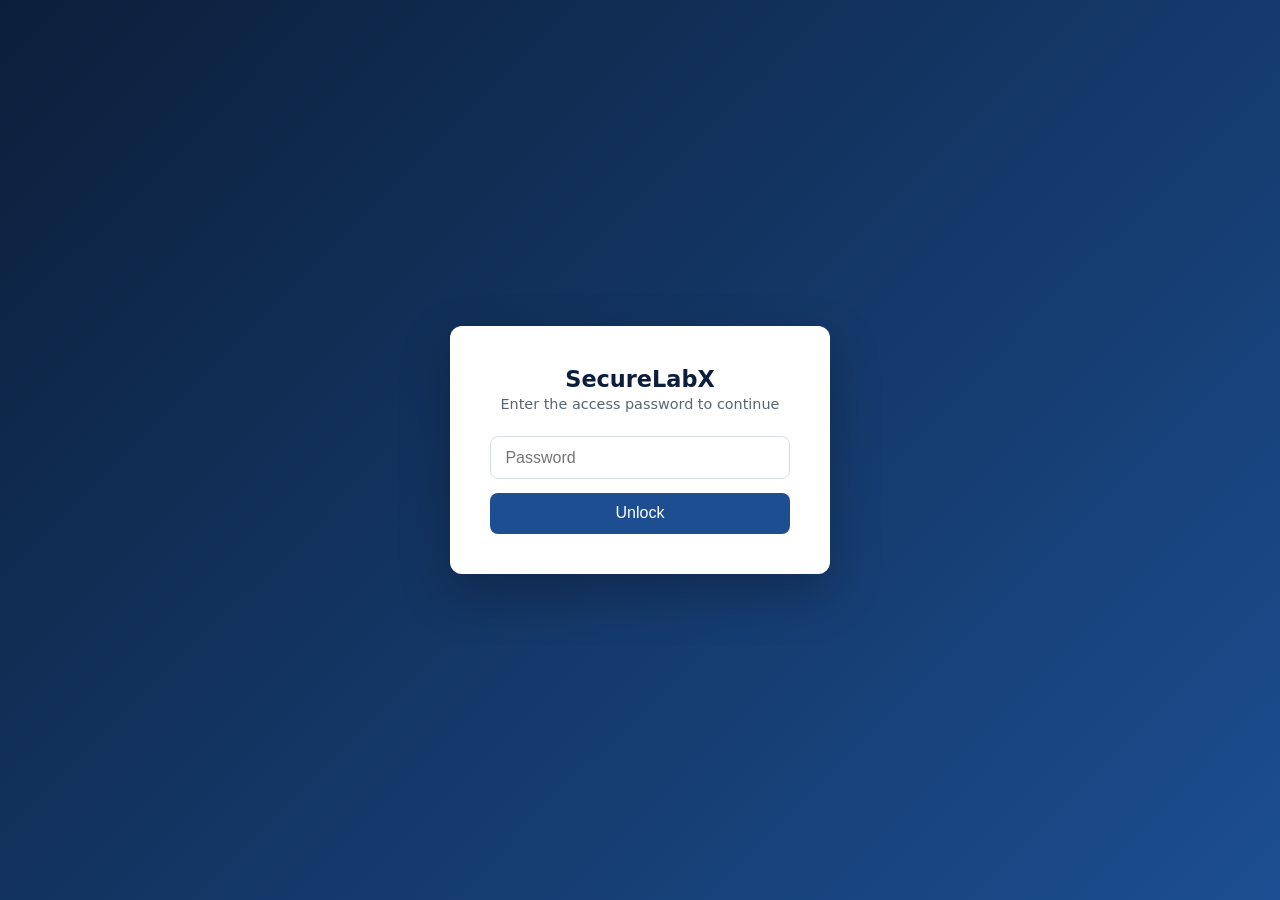
<file: index_backup.html>
<!DOCTYPE html>
<html lang="en">
<head>
<meta charset="UTF-8" />
<meta name="viewport" content="width=device-width, initial-scale=1.0" />
<title>SecureLabX</title>
<link rel="stylesheet" href="assets/css/style.css" />
</head>
<body>

<div id="slx-gate">
  <div class="slx-gate-card">
    <h1>SecureLabX</h1>
    <p class="subtitle">Enter the access password to continue</p>
    <form id="slx-gate-form">
      <input type="password" id="slx-gate-password" placeholder="Password" autocomplete="current-password" required />
      <button type="submit">Unlock</button>
      <p id="slx-gate-error">Incorrect password. Please try again.</p>
    </form>
  </div>
</div>

<div id="slx-content">
  <header class="slx-header">
    <div class="slx-brand">SecureLabX</div>
    <nav class="slx-nav">
      <a href="index.html" class="active">Home</a>
      <a href="leave_form/leave_form.html">Leave Request</a>
      <a href="claim_form/claim_form.html">Claim Request</a>
    </nav>
  </header>

  <main class="slx-main">
    <section class="slx-hero">
      <h1>SecureLabX</h1>
      <p class="lead">Internal company portal — company information and staff request forms.</p>
    </section>

    <div class="slx-card">
      <h2>About SecureLabX</h2>
      <p>
        SecureLabX is a company focused on delivering high-quality, secure solutions
        for our clients and partners. This internal portal centralizes company
        information and the request forms our team uses day to day.
      </p>
    </div>

    <div class="slx-card">
      <h2>What's here</h2>
      <div class="slx-services">
        <a href="leave_form/leave_form.html">
          <h3>Leave Request</h3>
          <p>Submit a request for annual, sick, or other leave for management approval.</p>
        </a>
        <a href="claim_form/claim_form.html">
          <h3>Claim Request</h3>
          <p>Submit an expense or reimbursement claim for processing.</p>
        </a>
      </div>
    </div>

    <div class="slx-card">
      <h2>Contact</h2>
      <p>For questions about this portal, contact the SecureLabX admin team.</p>
    </div>
  </main>

  <footer class="slx-footer">
    &copy; <span id="slx-year"></span> SecureLabX. Internal use only.
  </footer>
</div>

<script>document.getElementById("slx-year").textContent = new Date().getFullYear();</script>
<script src="assets/js/config.js"></script>
<script src="assets/js/auth.js"></script>
</body>
</html>
</file>
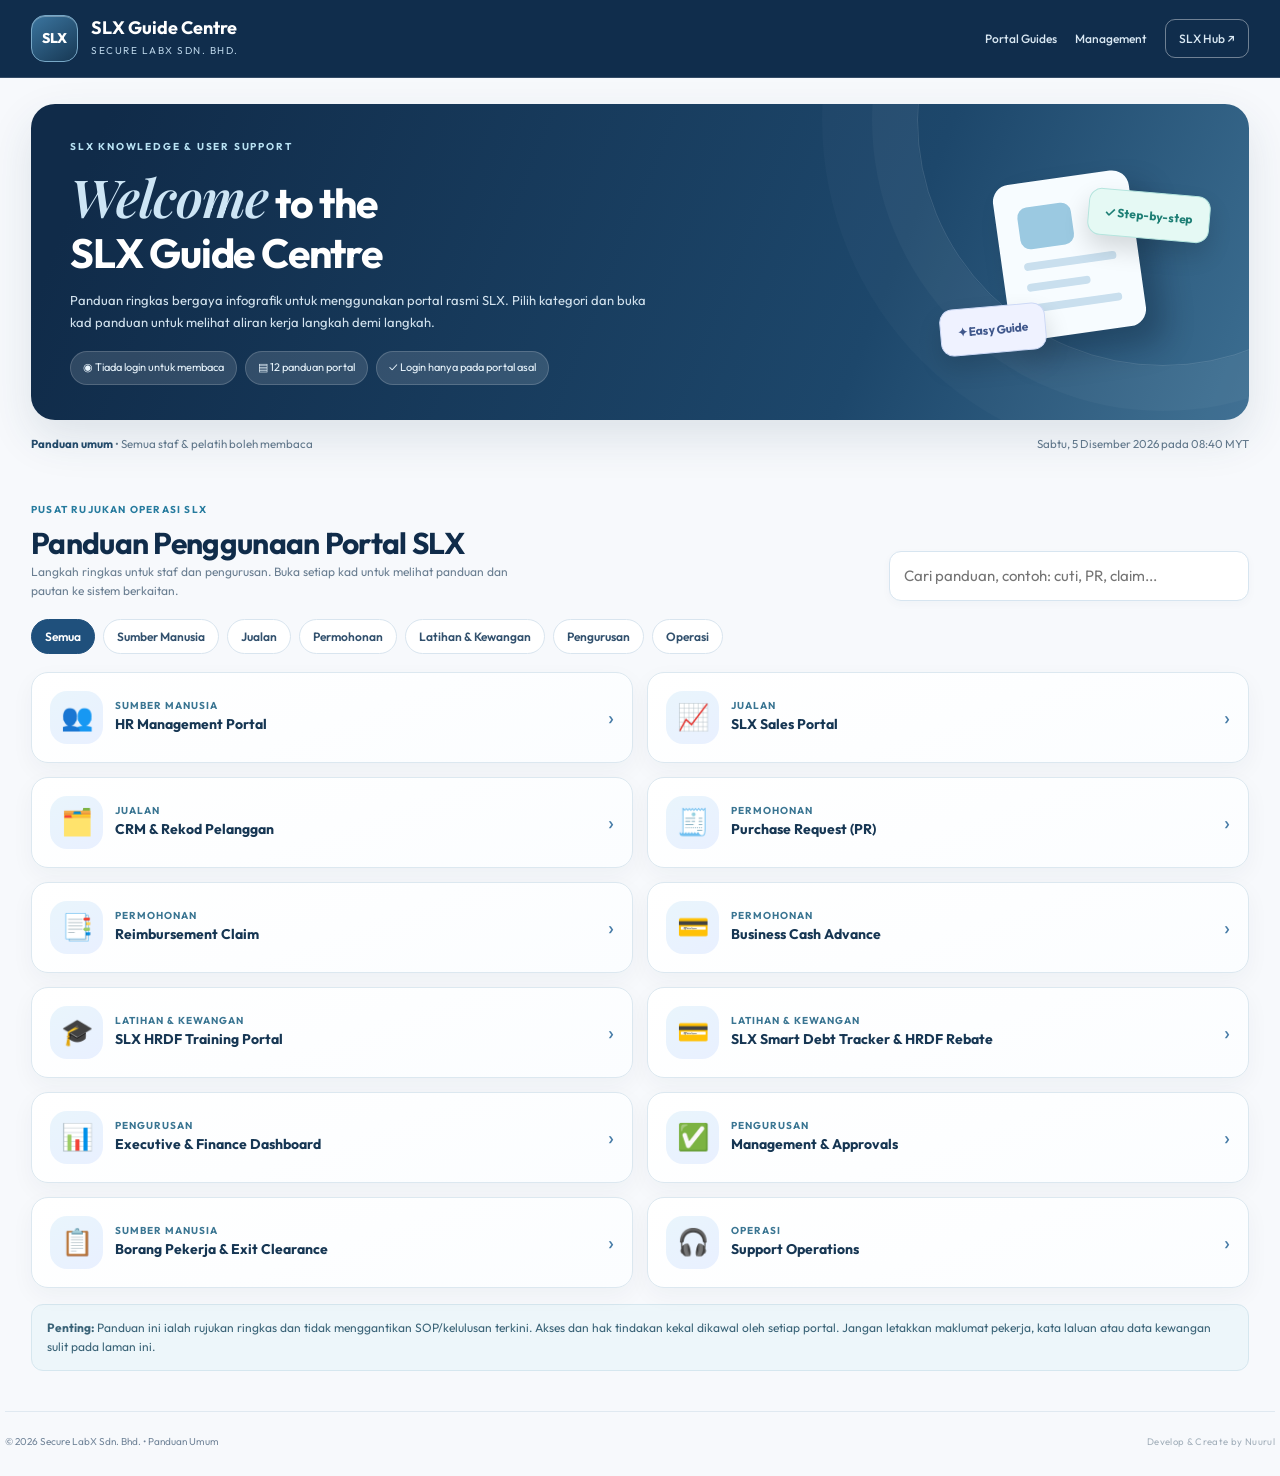
<file: panduan.html>
<!DOCTYPE html>
<html lang="ms">
<head>
<meta charset="UTF-8">
<meta name="viewport" content="width=device-width, initial-scale=1.0">
<meta name="description" content="Panduan penggunaan 12 portal SLX untuk staf, pelatih dan pihak pengurusan. Akses terbuka tanpa login; setiap sistem mengekalkan kawalan akses sendiri.">
<meta name="color-scheme" content="light">
<title>SLX Guide Centre | Panduan Penggunaan Portal</title>
<link rel="preconnect" href="https://fonts.googleapis.com">
<link rel="preconnect" href="https://fonts.gstatic.com" crossorigin>
<link href="https://fonts.googleapis.com/css2?family=Outfit:wght@400;500;600;700;800&family=Playfair+Display:ital,wght@1,600&display=swap" rel="stylesheet">
<style>
:root{--navy:#102d4c;--ink:#263f56;--muted:#72859a;--line:#dce7ef;--sky:#e7f2f9}
*{box-sizing:border-box}html{scroll-behavior:smooth}body{margin:0;background:#f7f9fc;color:var(--ink);font:15px/1.6 'Outfit',Arial,sans-serif}button,input{font:inherit}a{color:inherit}
.shell{max-width:1270px;margin:0 auto;padding:0 26px}
.sitebar{background:var(--navy);color:white;border-bottom:1px solid rgba(255,255,255,.15)}
.sitebar-inner{display:flex;align-items:center;gap:20px;justify-content:space-between;min-height:77px}
.brand{display:flex;align-items:center;gap:13px;color:#fff;text-decoration:none}
.logo{width:47px;height:47px;display:grid;place-items:center;border-radius:14px;background:linear-gradient(145deg,#3b759f,#173854);border:1px solid #78a8c7;box-shadow:inset 0 1px rgba(255,255,255,.3);font-size:14px;font-weight:800;letter-spacing:-.2px}
.brand strong{display:block;font-size:18px;font-weight:700;line-height:1.1}.brand small{display:block;font-size:10px;letter-spacing:1.5px;color:#b8d2e6;margin-top:5px}
.sitebar nav{display:flex;gap:18px;align-items:center}.sitebar nav a{font-size:12px;color:#d9e8f3;text-decoration:none;font-weight:500}.sitebar nav a:hover{text-decoration:underline}
.go-hub{border:1px solid rgba(255,255,255,.4);border-radius:10px;padding:9px 13px}
.hero{position:relative;overflow:hidden;background:linear-gradient(112deg,#102b49 6%,#1d476b 69%,#3c6e91);color:#fff;border-radius:24px;margin-top:26px;min-height:270px;display:grid;grid-template-columns:1fr 290px;gap:24px;padding:35px 39px;box-shadow:0 18px 45px rgba(30,63,92,.12)}
.hero:before{content:'';position:absolute;width:490px;height:490px;border:1px solid rgba(255,255,255,.13);border-radius:50%;right:-160px;top:-230px;box-shadow:0 0 0 45px rgba(255,255,255,.03),0 0 0 95px rgba(255,255,255,.025)}
.hero-copy{position:relative;z-index:2}.eyebrow{color:#b9e3f4;font-size:10px;letter-spacing:1.8px;text-transform:uppercase;font-weight:700}.hero h1{margin:10px 0 11px;font-size:clamp(29px,3.2vw,43px);font-weight:700;letter-spacing:-1.2px;line-height:1.21}.hero .script{font-family:'Playfair Display',Georgia,serif;font-style:italic;color:#cde5f5;font-size:1.28em;font-weight:600;letter-spacing:-1px}.hero p{margin:0 0 18px;color:#d3e3ef;max-width:600px;font-size:13px;font-weight:400;line-height:1.7}
.hero-tags{display:flex;gap:8px;flex-wrap:wrap}.hero-tags span{background:rgba(255,255,255,.13);border:1px solid rgba(255,255,255,.17);border-radius:99px;padding:7px 12px;font-size:11px;color:#e9f5fd}
.hero-art{align-self:center;justify-self:end;position:relative;z-index:1;width:270px;height:178px}
.art-doc{position:absolute;width:137px;height:157px;left:61px;top:4px;background:#f7fcff;border-radius:17px;box-shadow:16px 20px 30px rgba(2,16,31,.28);transform:rotate(-8deg);padding:25px 22px}
.art-line{height:8px;border-radius:4px;background:#c9dfee;margin:13px 0}.art-line.short{width:69%}
.art-badge{position:absolute;right:0;top:19px;background:#e5f9f4;color:#1e7f75;padding:13px 16px;border:1px solid #b5e5de;border-radius:13px;font-size:12px;font-weight:700;transform:rotate(5deg);box-shadow:0 12px 25px rgba(0,0,0,.14)}
.art-badge.bottom{top:auto;bottom:-2px;left:0;right:auto;background:#eff2ff;border-color:#cdd9f6;color:#40588c;transform:rotate(-5deg)}
.quick-info{display:flex;flex-wrap:wrap;gap:10px;align-items:center;justify-content:space-between;padding:15px 0 5px}.quick-info span{font-size:11.5px;color:#647a8d}.quick-info strong{color:#254c6c}
#slx-content .slx-guides{margin:27px 0 34px;scroll-margin-top:30px}
/* SLX portal guides V7 — component-scoped, retains original auth/navigation */
#slx-content .slx-guides{margin:38px 0 40px;scroll-margin-top:115px}
#slx-content .guide-head{display:flex;gap:18px;justify-content:space-between;align-items:flex-end;flex-wrap:wrap;margin-bottom:18px}
#slx-content .guide-head h2{margin:4px 0 0;color:#102c4a;font-weight:800;font-size:clamp(22px,2.3vw,29px);letter-spacing:-.7px}
#slx-content .guide-head p{margin:0;color:#6a7e91;max-width:500px;font-size:12px}
#slx-content .guide-search{width:min(360px,100%);border:1px solid #d7e5f0;border-radius:12px;padding:12px 14px;background:#fff;color:#183a5c;font:inherit;outline-offset:3px}
#slx-content .guide-pills{display:flex;gap:8px;flex-wrap:wrap;margin:12px 0 18px}
#slx-content .guide-pills button{border:1px solid #d9e5ef;background:#fff;color:#31506d;border-radius:999px;font:700 11px 'Plus Jakarta Sans',sans-serif;padding:9px 13px;cursor:pointer}
#slx-content .guide-pills button.active,#slx-content .guide-pills button:hover{background:#1f507c;color:#fff;border-color:#1f507c}
#slx-content .guide-grid{display:grid;grid-template-columns:repeat(2,minmax(0,1fr));gap:14px}
#slx-content .guide-card{border:1px solid #dce8f0;border-radius:17px;background:#fff;box-shadow:0 8px 23px rgba(26,55,80,.045);padding:18px;overflow:hidden}
#slx-content .guide-card[hidden]{display:none}
#slx-content .guide-card summary{display:flex;gap:12px;align-items:center;list-style:none;cursor:pointer}
#slx-content .guide-card summary::-webkit-details-marker{display:none}
#slx-content .guide-icon{flex:0 0 42px;display:grid;place-items:center;width:42px;height:42px;border-radius:13px;background:linear-gradient(145deg,#e9f5fc,#e9f0ff);font-size:20px}
#slx-content .guide-main{flex:1;min-width:0}
#slx-content .guide-group{display:block;font:800 9px 'Plus Jakarta Sans',sans-serif;letter-spacing:.7px;text-transform:uppercase;color:#3a7592;margin-bottom:3px}
#slx-content .guide-main strong{display:block;color:#163653;font-size:13px;line-height:1.35;font-weight:800}
#slx-content .guide-chevron{flex:none;color:#477ca7;font-size:22px;line-height:1}
#slx-content .guide-card[open] .guide-chevron{transform:rotate(90deg)}
#slx-content .guide-summary{font-size:11.5px;color:#687d8e;margin:10px 0 0}
#slx-content .guide-body{border-top:1px solid #e8eff5;margin-top:13px;padding-top:12px}
#slx-content .guide-body ol{margin:4px 0 12px;padding-left:22px;color:#334f67;font-size:11.6px;line-height:1.8}
#slx-content .guide-body li{padding-left:3px;margin-bottom:6px}
#slx-content .guide-link{display:inline-flex;align-items:center;gap:6px;text-decoration:none;background:#1f507c;color:#fff!important;border-radius:8px;padding:9px 12px;font:800 11px 'Plus Jakarta Sans',sans-serif}
#slx-content .guide-link:hover{background:#11395e}
#slx-content .guide-note{background:#edf6fa;border:1px solid #d6e7ef;border-radius:12px;padding:13px 15px;margin-top:16px;color:#3a6377;font-size:11px;line-height:1.65}
#slx-content .guide-none{display:none;padding:20px;text-align:center;color:#789;font-size:12px}
@media(max-width:770px){#slx-content .guide-grid{grid-template-columns:1fr}#slx-content .guide-head{align-items:stretch}}


/* Standalone infographic-oriented refinements */
#slx-content .guide-head h2{font:700 clamp(22px,2.7vw,30px) 'Outfit',sans-serif}
#slx-content .guide-head p{font-family:'Outfit',sans-serif}
#slx-content .guide-search{font-family:'Outfit',sans-serif;box-shadow:0 3px 10px rgba(19,59,91,.03)}
#slx-content .guide-pills button{font:600 12px 'Outfit',sans-serif}
#slx-content .guide-card{background:linear-gradient(160deg,#fff,#fbfdff);transition:transform .16s,box-shadow .16s}
#slx-content .guide-card:hover{transform:translateY(-2px);box-shadow:0 13px 30px rgba(26,55,80,.09)}
#slx-content .guide-card summary{min-height:52px}
#slx-content .guide-main strong{font:700 14px/1.38 'Outfit',sans-serif}
#slx-content .guide-group{font:700 10px 'Outfit',sans-serif;letter-spacing:1px}
#slx-content .guide-icon{width:53px;height:53px;flex-basis:53px;font-size:26px;border-radius:17px}
#slx-content .guide-summary{font-size:12px;line-height:1.7}
#slx-content .guide-body ol{list-style:none;counter-reset:steps;padding:0;margin:13px 0 16px;font:400 12.3px/1.63 'Outfit',sans-serif}
#slx-content .guide-body li{counter-increment:steps;position:relative;min-height:48px;padding:0 4px 13px 51px;margin:0 0 3px;border-left:2px solid transparent}
#slx-content .guide-body li:before{content:counter(steps, decimal-leading-zero);position:absolute;left:0;top:0;width:35px;height:35px;border-radius:11px;display:grid;place-items:center;background:linear-gradient(145deg,#dceffa,#edf7fc);border:1px solid #c5e0f0;color:#226191;font:700 12px 'Outfit',sans-serif}
#slx-content .guide-body li:not(:last-child):after{content:'↓';position:absolute;left:12px;bottom:-3px;color:#94b6cb;font-size:13px}
#slx-content .guide-link{font:700 11px 'Outfit',sans-serif}
#slx-content .guide-none{font:400 13px 'Outfit',sans-serif}
#slx-content .kicker{font:700 10px 'Outfit',sans-serif;letter-spacing:1.2px;text-transform:uppercase;color:#267b9e}
#slx-content .guide-note{font-size:12px}
.footer{border-top:1px solid #e0e9f1;padding:22px 0 26px;display:flex;justify-content:space-between;gap:14px;flex-wrap:wrap;color:#73869a;font-size:10px}
.footer .credit{font-size:9.5px;letter-spacing:.35px;color:#a2afba}
@media(max-width:760px){.shell{padding:0 15px}.sitebar-inner{min-height:70px}.sitebar nav a:not(.go-hub){display:none}.brand strong{font-size:15px}.hero{grid-template-columns:1fr;min-height:unset;padding:30px 24px;margin-top:15px}.hero-art{display:none}.quick-info{align-items:flex-start}.footer{justify-content:center;text-align:center}}
@media(prefers-reduced-motion:reduce){html{scroll-behavior:auto}#slx-content .guide-card{transition:none}}

#slx-content .guide-restricted{display:inline-flex;align-items:center;flex-wrap:wrap;gap:6px;background:#f0f4f9;border:1px solid #cfdae6;border-radius:10px;padding:9px 12px;color:#496177;font:600 11px 'Outfit','Plus Jakarta Sans',sans-serif;line-height:1.6}
</style>
</head>
<body>
<header class="sitebar"><div class="shell sitebar-inner"><a class="brand" href="panduan.html"><span class="logo" aria-hidden="true">SLX</span><span><strong>SLX Guide Centre</strong><small>SECURE LABX SDN. BHD.</small></span></a><nav aria-label="Navigasi"><a href="#portal-guides">Portal Guides</a><a href="index.html">Management</a><a class="go-hub" target="_blank" rel="noopener noreferrer" href="https://script.google.com/macros/s/AKfycby1MLm-7VP-es_Z-smFowO8jtsx7GPZxbPfNpIrIdtWGc7iKsoZM7C6OOWpIsDvEUdngQ/exec">SLX Hub ↗</a></nav></div></header>
<main id="slx-content" class="shell">
<section class="hero" aria-label="Selamat datang ke Pusat Panduan">
<div class="hero-copy"><div class="eyebrow">SLX Knowledge &amp; User Support</div><h1><span class="script">Welcome</span> to the<br>SLX Guide Centre</h1><p>Panduan ringkas bergaya infografik untuk menggunakan portal rasmi SLX. Pilih kategori dan buka kad panduan untuk melihat aliran kerja langkah demi langkah.</p><div class="hero-tags"><span>◉ Tiada login untuk membaca</span><span>▤ 12 panduan portal</span><span>✓ Login hanya pada portal asal</span></div></div>
<div class="hero-art" aria-hidden="true"><div class="art-doc"><div style="background:#9bc9e1;width:54px;height:42px;border-radius:10px"></div><div class="art-line"></div><div class="art-line short"></div><div class="art-line"></div></div><div class="art-badge">✓ Step-by-step</div><div class="art-badge bottom">✦ Easy Guide</div></div>
</section>
<div class="quick-info"><span><strong>Panduan umum</strong> • Semua staf &amp; pelatih boleh membaca</span><span id="current-clock" aria-live="off">Malaysia (MYT)</span></div>
<section class="slx-guides" id="portal-guides" aria-labelledby="guide-heading">
      <div class="guide-head">
        <div><span class="kicker">Pusat Rujukan Operasi SLX</span><h2 id="guide-heading">Panduan Penggunaan Portal SLX</h2><p>Langkah ringkas untuk staf dan pengurusan. Buka setiap kad untuk melihat panduan dan pautan ke sistem berkaitan.</p></div>
        <input class="guide-search" id="guide-search" type="search" placeholder="Cari panduan, contoh: cuti, PR, claim..." aria-label="Cari panduan portal">
      </div>
      <div class="guide-pills" id="guide-pills" aria-label="Tapis panduan"><button type="button" data-guide-filter="Semua" class="active">Semua</button><button type="button" data-guide-filter="Sumber Manusia" class="">Sumber Manusia</button><button type="button" data-guide-filter="Jualan" class="">Jualan</button><button type="button" data-guide-filter="Permohonan" class="">Permohonan</button><button type="button" data-guide-filter="Latihan &amp; Kewangan" class="">Latihan &amp; Kewangan</button><button type="button" data-guide-filter="Pengurusan" class="">Pengurusan</button><button type="button" data-guide-filter="Operasi" class="">Operasi</button></div>
      <div class="guide-grid" id="guide-grid"><details class="guide-card" data-guide-group="Sumber Manusia" data-guide-search="hr management portal sumber manusia cuti, slip gaji, maklumat perjawatan dan tindakan hod/om. buka portal dan log masuk dengan e-mel kerja serta otp yang dihantar oleh sistem hr. untuk memohon cuti: pilih permohonan cuti, semak baki dan tarikh, kemudian hantar. untuk slip gaji: buka modul slip gaji dan pilih bulan yang diperlukan. hod/om menyemak permohonan di bahagian leave management; keputusan muktamad direkodkan melalui peranan om."><summary><span class="guide-icon" aria-hidden="true">👥</span><span class="guide-main"><span class="guide-group">Sumber Manusia</span><strong>HR Management Portal</strong></span><span class="guide-chevron" aria-hidden="true">›</span></summary><p class="guide-summary">Cuti, slip gaji, maklumat perjawatan dan tindakan HOD/OM.</p><div class="guide-body"><ol><li>Buka portal dan log masuk dengan e-mel kerja serta OTP yang dihantar oleh sistem HR.</li><li>Untuk memohon cuti: pilih permohonan cuti, semak baki dan tarikh, kemudian hantar.</li><li>Untuk slip gaji: buka modul slip gaji dan pilih bulan yang diperlukan.</li><li>HOD/OM menyemak permohonan di bahagian Leave Management; keputusan muktamad direkodkan melalui peranan OM.</li></ol><a class="guide-link" target="_blank" rel="noopener noreferrer" href="https://script.google.com/macros/s/AKfycbxYiFKTGj2Sk_Au5G-IZfbH371TJWWNtlPop09laCqaHuNqHibmjmROoszPIw1-aufZ1A/exec">Buka Portal ↗</a></div></details><details class="guide-card" data-guide-group="Jualan" data-guide-search="slx sales portal jualan quotation gep lite/pro, pembaharuan, prestasi jualan dan laporan. masuk menggunakan kaedah akses yang dipaparkan oleh sales portal. buka rekod syarikat atau quotation, pilih new/renewal serta pakej dan add-on yang betul. semak kuantiti peranti, harga, sst perkhidmatan dan ringkasan sebelum menjana pdf. gunakan sales performance untuk laporan; pastikan penapis bulan dan status transaksi tepat."><summary><span class="guide-icon" aria-hidden="true">📈</span><span class="guide-main"><span class="guide-group">Jualan</span><strong>SLX Sales Portal</strong></span><span class="guide-chevron" aria-hidden="true">›</span></summary><p class="guide-summary">Quotation GEP Lite/Pro, pembaharuan, prestasi jualan dan laporan.</p><div class="guide-body"><ol><li>Masuk menggunakan kaedah akses yang dipaparkan oleh Sales Portal.</li><li>Buka rekod syarikat atau quotation, pilih New/Renewal serta pakej dan add-on yang betul.</li><li>Semak kuantiti peranti, harga, SST perkhidmatan dan ringkasan sebelum menjana PDF.</li><li>Gunakan Sales Performance untuk laporan; pastikan penapis bulan dan status transaksi tepat.</li></ol><a class="guide-link" target="_blank" rel="noopener noreferrer" href="https://script.google.com/macros/s/AKfycbxzwGF0FWuQZIGIarz33O0Oi73Yy5M7FjFFMGbCvW_hzJxk9eLsNCe3yAdrKEh4xkyJ/exec">Buka Portal ↗</a></div></details><details class="guide-card" data-guide-group="Jualan" data-guide-search="crm &amp; rekod pelanggan jualan carian pelanggan, pakej langganan, tarikh tamat dan renewal. cari syarikat dahulu bagi mengelakkan rekod pendua. semak langganan, lokasi/zone, status dan tarikh sebelum membuat pembetulan. kekalkan id syarikat dan langganan sedia ada untuk pembaharuan; jangan cipta rekod baharu tanpa sebab. semak dashboard selepas simpan/sync; gunakan proses rasmi untuk arkib atau pembetulan rekod."><summary><span class="guide-icon" aria-hidden="true">🗂️</span><span class="guide-main"><span class="guide-group">Jualan</span><strong>CRM &amp; Rekod Pelanggan</strong></span><span class="guide-chevron" aria-hidden="true">›</span></summary><p class="guide-summary">Carian pelanggan, pakej langganan, tarikh tamat dan renewal.</p><div class="guide-body"><ol><li>Cari syarikat dahulu bagi mengelakkan rekod pendua.</li><li>Semak langganan, lokasi/zone, status dan tarikh sebelum membuat pembetulan.</li><li>Kekalkan ID syarikat dan langganan sedia ada untuk pembaharuan; jangan cipta rekod baharu tanpa sebab.</li><li>Semak dashboard selepas simpan/sync; gunakan proses rasmi untuk arkib atau pembetulan rekod.</li></ol><a class="guide-link" target="_blank" rel="noopener noreferrer" href="https://script.google.com/macros/s/AKfycbyz-zcTDkmdnR4SA2YKj6DAMwihqj8_sa0K_J5OwQCLes7RelhOqID3Wt7WynO38RCb/exec">Buka Portal ↗</a></div></details><details class="guide-card" data-guide-group="Permohonan" data-guide-search="purchase request (pr) permohonan permohonan pembelian dan semakan kelulusan. buka permohonan baharu; masukkan staff id dan klik semak id. isi payee, tarikh diperlukan, tujuan, justifikasi, senarai item dan nilai pembelian. lampirkan quotation/invois/dokumen sokongan mengikut had sistem semasa. semak pengisytiharan, hantar pr dan simpan nombor rujukan untuk semakan status."><summary><span class="guide-icon" aria-hidden="true">🧾</span><span class="guide-main"><span class="guide-group">Permohonan</span><strong>Purchase Request (PR)</strong></span><span class="guide-chevron" aria-hidden="true">›</span></summary><p class="guide-summary">Permohonan pembelian dan semakan kelulusan.</p><div class="guide-body"><ol><li>Buka Permohonan Baharu; masukkan Staff ID dan klik Semak ID.</li><li>Isi payee, tarikh diperlukan, tujuan, justifikasi, senarai item dan nilai pembelian.</li><li>Lampirkan quotation/invois/dokumen sokongan mengikut had sistem semasa.</li><li>Semak pengisytiharan, hantar PR dan simpan nombor rujukan untuk semakan status.</li></ol><a class="guide-link" target="_blank" rel="noopener noreferrer" href="https://script.google.com/macros/s/AKfycby_X7b4Rk4EPM42kFjE6WEC58GGOBz6Cfj9ABED5ZtMEh94Sp7uUG8ZiTL-DDYAFSKo1g/exec">Buka Portal ↗</a></div></details><details class="guide-card" data-guide-group="Permohonan" data-guide-search="reimbursement claim permohonan tuntutan bayaran balik dengan resit dan dokumen sokongan. buka borang claim dan gunakan pengesahan yang diminta oleh modul tersebut. lengkapkan butiran tuntutan serta setiap item perbelanjaan. muat naik resit/bukti yang berkaitan, semak jumlah dan hantar. simpan nombor rujukan; semakan admin/om/finance dan bayaran dibuat pada dashboard mengikut kuasa."><summary><span class="guide-icon" aria-hidden="true">📑</span><span class="guide-main"><span class="guide-group">Permohonan</span><strong>Reimbursement Claim</strong></span><span class="guide-chevron" aria-hidden="true">›</span></summary><p class="guide-summary">Tuntutan bayaran balik dengan resit dan dokumen sokongan.</p><div class="guide-body"><ol><li>Buka borang Claim dan gunakan pengesahan yang diminta oleh modul tersebut.</li><li>Lengkapkan butiran tuntutan serta setiap item perbelanjaan.</li><li>Muat naik resit/bukti yang berkaitan, semak jumlah dan hantar.</li><li>Simpan nombor rujukan; semakan Admin/OM/Finance dan bayaran dibuat pada dashboard mengikut kuasa.</li></ol><a class="guide-link" target="_blank" rel="noopener noreferrer" href="https://script.google.com/macros/s/AKfycbyoTtVdUZMeXbtLgf_WeiGejsieRRxPZzPXi2aCUdz3ynxv2Xs1dBuNKZ_5vj1mWH8R/exec">Buka Portal ↗</a></div></details><details class="guide-card" data-guide-group="Permohonan" data-guide-search="business cash advance permohonan permohonan pendahuluan tunai, settlement dan pemulangan baki. buka portal cash advance dan log masuk melalui kaedah otp sedia ada. buat permohonan baharu dan simpan rujukan selepas dihantar. selepas program, buka rekod asal yang sudah dibayar; pilih submit receipts / settlement evidence. isi perbelanjaan sebenar, upload resit, nyatakan baki untuk dipulangkan jika ada, kemudian submit to finance."><summary><span class="guide-icon" aria-hidden="true">💳</span><span class="guide-main"><span class="guide-group">Permohonan</span><strong>Business Cash Advance</strong></span><span class="guide-chevron" aria-hidden="true">›</span></summary><p class="guide-summary">Permohonan pendahuluan tunai, settlement dan pemulangan baki.</p><div class="guide-body"><ol><li>Buka portal Cash Advance dan log masuk melalui kaedah OTP sedia ada.</li><li>Buat permohonan baharu dan simpan rujukan selepas dihantar.</li><li>Selepas program, buka rekod asal yang sudah dibayar; pilih Submit Receipts / Settlement Evidence.</li><li>Isi perbelanjaan sebenar, upload resit, nyatakan baki untuk dipulangkan jika ada, kemudian Submit to Finance.</li></ol><a class="guide-link" target="_blank" rel="noopener noreferrer" href="https://script.google.com/macros/s/AKfycbx4iBJ4kCzPxj4_gWT8E-dr0n1TlCt_-ikyGUvIaXJ5-uUkg5db8K-AGAieKJ2CPg6H/exec">Buka Portal ↗</a></div></details><details class="guide-card" data-guide-group="Latihan &amp; Kewangan" data-guide-search="slx hrdf training portal latihan &amp; kewangan pendaftaran dan pengurusan latihan hrdf, peserta serta pilihan penggunaan rebat. buka slx hrdf training portal dan log masuk mengikut kaedah portal tersebut. team training mengemas kini maklumat program, syarikat, peserta dan rekod latihan pada sumber rasmi. semak kelayakan atau pilihan rebat hrdf, serta bukti yang diperlukan mengikut modul. jika rebat melibatkan tunggakan invois, teruskan proses kewangan di smart debt tracker dan tunggu pengesahan finance."><summary><span class="guide-icon" aria-hidden="true">🎓</span><span class="guide-main"><span class="guide-group">Latihan &amp; Kewangan</span><strong>SLX HRDF Training Portal</strong></span><span class="guide-chevron" aria-hidden="true">›</span></summary><p class="guide-summary">Pendaftaran dan pengurusan latihan HRDF, peserta serta pilihan penggunaan rebat.</p><div class="guide-body"><ol><li>Buka SLX HRDF Training Portal dan log masuk mengikut kaedah portal tersebut.</li><li>Team Training mengemas kini maklumat program, syarikat, peserta dan rekod latihan pada sumber rasmi.</li><li>Semak kelayakan atau pilihan rebat HRDF, serta bukti yang diperlukan mengikut modul.</li><li>Jika rebat melibatkan tunggakan invois, teruskan proses kewangan di Smart Debt Tracker dan tunggu pengesahan Finance.</li></ol><span class="guide-restricted" role="note">🔒 Akses terhad · Gunakan pautan rasmi yang diberikan Admin</span></div></details>
<details class="guide-card" data-guide-group="Latihan &amp; Kewangan" data-guide-search="slx smart debt tracker &amp; hrdf rebate latihan &amp; kewangan pemantauan tunggakan, pembayaran invois, penggunaan rebat hrdf dan nota susulan. buka smart debt tracker portal dan log masuk melalui kaedah asal sistem. finance menyemak invois, pembayaran dan baki tunggakan melalui sumber kewangan rasmi. sales merekodkan nota follow-up pelanggan dalam ruangan yang dibenarkan. semak pilihan rebat hrdf dan status kelulusan; rebat pending atau not posted belum dianggap melunaskan hutang. pastikan semua pelarasan dan bukti disahkan oleh finance sebelum tindakan reminder atau penutupan rekod."><summary><span class="guide-icon" aria-hidden="true">💳</span><span class="guide-main"><span class="guide-group">Latihan &amp; Kewangan</span><strong>SLX Smart Debt Tracker &amp; HRDF Rebate</strong></span><span class="guide-chevron" aria-hidden="true">›</span></summary><p class="guide-summary">Pemantauan tunggakan, pembayaran invois, penggunaan rebat HRDF dan nota susulan.</p><div class="guide-body"><ol><li>Buka Smart Debt Tracker Portal dan log masuk melalui kaedah asal sistem.</li><li>Finance menyemak invois, pembayaran dan baki tunggakan melalui sumber kewangan rasmi.</li><li>Sales merekodkan nota follow-up pelanggan dalam ruangan yang dibenarkan.</li><li>Semak pilihan rebat HRDF dan status kelulusan; rebat Pending atau Not Posted belum dianggap melunaskan hutang.</li><li>Pastikan semua pelarasan dan bukti disahkan oleh Finance sebelum tindakan reminder atau penutupan rekod.</li></ol><span class="guide-restricted" role="note">🔒 Akses terhad · Gunakan pautan rasmi yang diberikan Admin</span></div></details><details class="guide-card" data-guide-group="Pengurusan" data-guide-search="executive &amp; finance dashboard pengurusan pemantauan ringkasan pengurusan berdasarkan data finance. finance kemas kini transaksi dan rekod pada google sheet sumber rasmi. pastikan penyegerakan selesai dan semak status sambungan sumber. buka executive dashboard untuk kpi, ringkasan dan keputusan pengurusan. sekiranya data tidak sepadan, betulkan pada sumber asal dan semak semula—bukan mengedit angka paparan."><summary><span class="guide-icon" aria-hidden="true">📊</span><span class="guide-main"><span class="guide-group">Pengurusan</span><strong>Executive &amp; Finance Dashboard</strong></span><span class="guide-chevron" aria-hidden="true">›</span></summary><p class="guide-summary">Pemantauan ringkasan pengurusan berdasarkan data Finance.</p><div class="guide-body"><ol><li>Finance kemas kini transaksi dan rekod pada Google Sheet sumber rasmi.</li><li>Pastikan penyegerakan selesai dan semak status sambungan sumber.</li><li>Buka Executive Dashboard untuk KPI, ringkasan dan keputusan pengurusan.</li><li>Sekiranya data tidak sepadan, betulkan pada sumber asal dan semak semula—bukan mengedit angka paparan.</li></ol><span class="guide-restricted" role="note">🔒 Akses terhad · Gunakan pautan rasmi yang diberikan Admin</span></div></details><details class="guide-card" data-guide-group="Pengurusan" data-guide-search="management &amp; approvals pengurusan pusat kelulusan claim, pr dan cash advance serta templat rasmi. pilih modul management &amp; approvals yang berkaitan. masuk ke dashboard peranan masing-masing untuk semakan dan keputusan. semak bukti, catatan dan status setiap permohonan sebelum meluluskan/menolak. untuk dokumen rasmi, gunakan template kosong; buat salinan bagi setiap program dan simpan di lokasi yang dibenarkan."><summary><span class="guide-icon" aria-hidden="true">✅</span><span class="guide-main"><span class="guide-group">Pengurusan</span><strong>Management &amp; Approvals</strong></span><span class="guide-chevron" aria-hidden="true">›</span></summary><p class="guide-summary">Pusat kelulusan Claim, PR dan Cash Advance serta templat rasmi.</p><div class="guide-body"><ol><li>Pilih modul Management &amp; Approvals yang berkaitan.</li><li>Masuk ke dashboard peranan masing-masing untuk semakan dan keputusan.</li><li>Semak bukti, catatan dan status setiap permohonan sebelum meluluskan/menolak.</li><li>Untuk dokumen rasmi, gunakan template kosong; buat salinan bagi setiap program dan simpan di lokasi yang dibenarkan.</li></ol><span class="guide-group">Rujuk portal asal atau HR untuk akses</span></div></details><details class="guide-card" data-guide-group="Sumber Manusia" data-guide-search="borang pekerja &amp; exit clearance sumber manusia dokumen onboarding, maklumat pekerja/intern dan pelepasan pekerja. dapatkan templat personnel information form melalui saluran hr yang dibenarkan. staf/intern lengkapkan borang dan serahkan kepada hr melalui kaedah selamat. untuk peletakan jawatan, hr gunakan pakej exit clearance: notis, handover, aset, it dan payroll. borang yang telah diisi serta data ic, bank dan gaji disimpan dalam rekod hr terhad, bukan di hub terbuka."><summary><span class="guide-icon" aria-hidden="true">📋</span><span class="guide-main"><span class="guide-group">Sumber Manusia</span><strong>Borang Pekerja &amp; Exit Clearance</strong></span><span class="guide-chevron" aria-hidden="true">›</span></summary><p class="guide-summary">Dokumen onboarding, maklumat pekerja/intern dan pelepasan pekerja.</p><div class="guide-body"><ol><li>Dapatkan templat Personnel Information Form melalui saluran HR yang dibenarkan.</li><li>Staf/intern lengkapkan borang dan serahkan kepada HR melalui kaedah selamat.</li><li>Untuk peletakan jawatan, HR gunakan pakej Exit Clearance: notis, handover, aset, IT dan payroll.</li><li>Borang yang telah diisi serta data IC, bank dan gaji disimpan dalam rekod HR terhad, bukan di Hub terbuka.</li></ol><span class="guide-group">Rujuk portal asal atau HR untuk akses</span></div></details><details class="guide-card" data-guide-group="Operasi" data-guide-search="support operations operasi pengurusan support, installer, bukti kerja dan tuntutan. buka support portal apabila pautan rasmi telah disahkan. pasukan support merekod maklumat kerja/installer dan status tugasan. lampirkan gambar bukti serta butiran yang disahkan daripada installer. semak dan hantar tuntutan untuk proses bayaran melalui aliran kerja rasmi."><summary><span class="guide-icon" aria-hidden="true">🎧</span><span class="guide-main"><span class="guide-group">Operasi</span><strong>Support Operations</strong></span><span class="guide-chevron" aria-hidden="true">›</span></summary><p class="guide-summary">Pengurusan support, installer, bukti kerja dan tuntutan.</p><div class="guide-body"><ol><li>Buka Support Portal apabila pautan rasmi telah disahkan.</li><li>Pasukan Support merekod maklumat kerja/installer dan status tugasan.</li><li>Lampirkan gambar bukti serta butiran yang disahkan daripada installer.</li><li>Semak dan hantar tuntutan untuk proses bayaran melalui aliran kerja rasmi.</li></ol><span class="guide-group">Rujuk portal asal atau HR untuk akses</span></div></details></div>
      <p class="guide-none" id="guide-none">Tiada panduan sepadan. Cuba kategori atau perkataan lain.</p>
      <div class="guide-note"><strong>Penting:</strong> Panduan ini ialah rujukan ringkas dan tidak menggantikan SOP/kelulusan terkini. Akses dan hak tindakan kekal dikawal oleh setiap portal. Jangan letakkan maklumat pekerja, kata laluan atau data kewangan sulit pada laman ini.</div>
    </section>

    
</main>
<footer class="shell footer"><span>© <span id="year"></span> Secure LabX Sdn. Bhd. • Panduan Umum</span><span class="credit">Develop &amp; Create by Nuurul</span></footer>
<script>
(function(){
  var search=document.getElementById('guide-search'),box=document.getElementById('guide-grid'),pills=document.getElementById('guide-pills'),none=document.getElementById('guide-none');
  if(!search||!box||!pills)return;
  var filter='Semua';
  function render(){
    var q=search.value.trim().toLocaleLowerCase('ms'),n=0;
    Array.prototype.forEach.call(box.querySelectorAll('.guide-card'),function(card){
      var yes=(filter==='Semua'||card.getAttribute('data-guide-group')===filter)&&(!q||card.getAttribute('data-guide-search').includes(q));
      card.hidden=!yes;if(yes)n++;
    });
    if(none)none.style.display=n?'none':'block';
  }
  search.addEventListener('input',render);
  pills.addEventListener('click',function(e){
    var b=e.target.closest('[data-guide-filter]');if(!b)return;
    filter=b.getAttribute('data-guide-filter');
    Array.prototype.forEach.call(pills.querySelectorAll('button'),function(x){x.classList.toggle('active',x===b)});
    render();
  });
})();
</script>
<script>
(function(){var d=document.getElementById('current-clock');var y=document.getElementById('year');if(y)y.textContent=new Date().getFullYear();function tick(){if(!d)return;var now=new Date();d.textContent=new Intl.DateTimeFormat('ms-MY',{timeZone:'Asia/Kuala_Lumpur',weekday:'long',day:'numeric',month:'long',year:'numeric',hour:'2-digit',minute:'2-digit',hour12:false}).format(now)+' MYT';}tick();setInterval(tick,30000);})();
</script>
</body>
</html>
</file>
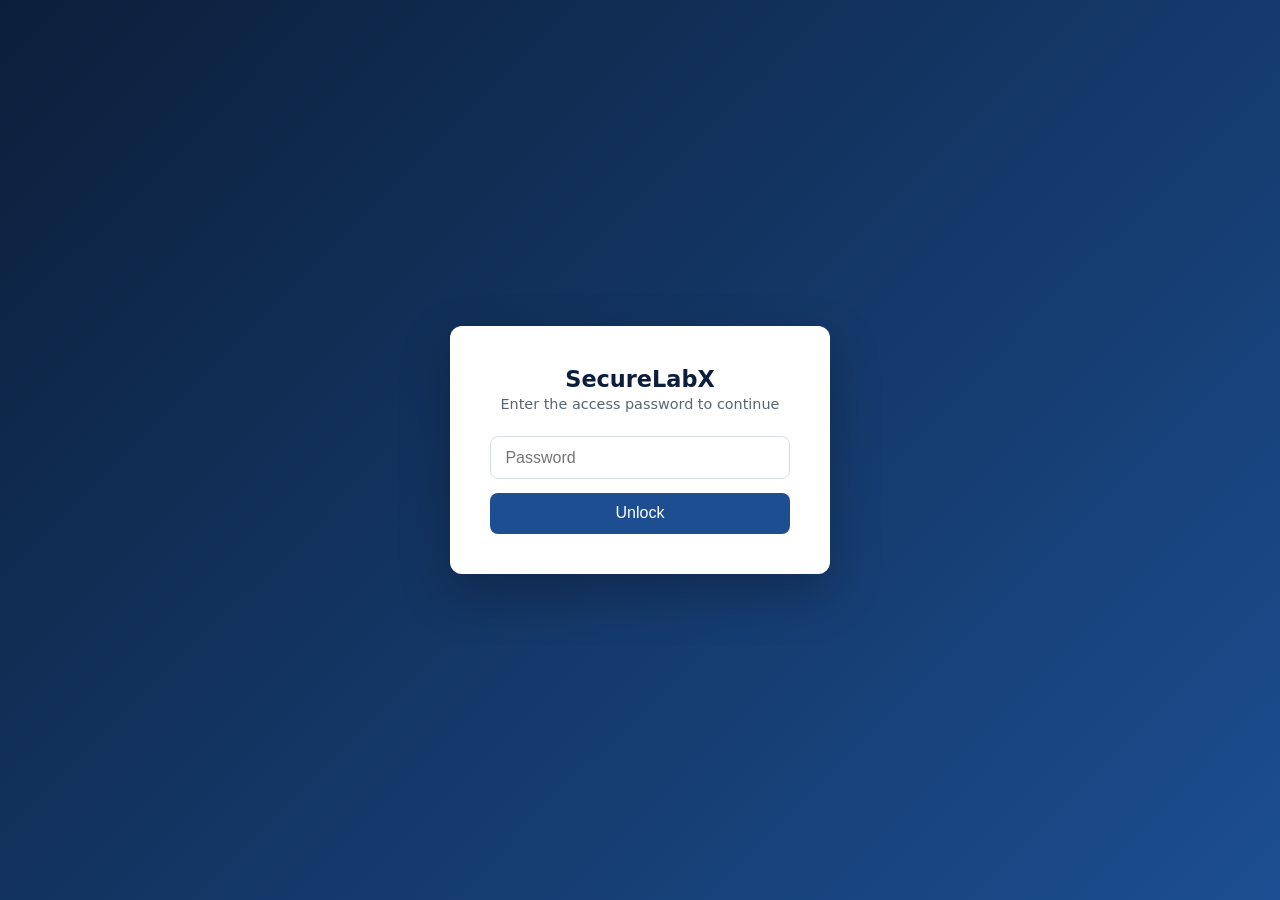
<file: cash_advance_form/cash_advance_form.html>
<!DOCTYPE html>
<html lang="en">
<head>
  <meta charset="UTF-8" />
  <meta name="viewport" content="width=device-width, initial-scale=1.0" />
  <title>Business Cash Advance Application | SecureLabX</title>
  <link rel="stylesheet" href="../assets/css/style.css" />
  <style>
    :root { --ca-navy: #11203b; --ca-blue: #15458c; --ca-border: #dce3ed; --ca-muted: #57647a; --ca-bg: #f3f5f9; }
    * { box-sizing: border-box; }
    .ca-main { max-width: 1020px; margin: 46px auto 72px; padding: 0 24px; color: var(--ca-navy); }
    .ca-topline { display:flex; flex-wrap:wrap; justify-content:space-between; align-items:center; gap:12px; margin-bottom:20px; }
    .ca-back { font-weight:650; color:var(--ca-blue); text-decoration:none; }
    .ca-tag { font-size:12px; font-weight:700; letter-spacing:.04em; text-transform:uppercase; background:#e7edf7; color:#234c87; border:1px solid #cfdcf1; padding:8px 12px; border-radius:40px; }
    .ca-hero { margin-bottom:24px; }
    .ca-hero h1 { color:var(--ca-navy); font-size:clamp(25px,3vw,34px); line-height:1.2; margin:0 0 10px; }
    .ca-hero p { margin:0; color:var(--ca-muted); line-height:1.55; }
    .ca-banner { padding:15px 18px; background:#fdf8e8; border:1px solid #eddfb8; border-radius:11px; color:#68501b; font-size:14px; line-height:1.55; margin-bottom:22px; }
    .ca-card { background:white; border:1px solid var(--ca-border); border-radius:14px; margin:0 0 20px; padding:24px 28px; box-shadow:0 2px 10px rgba(16,32,59,.025); }
    .ca-heading { display:flex; align-items:center; gap:11px; padding-bottom:17px; border-bottom:1px solid var(--ca-border); margin-bottom:20px; }
    .ca-step { flex:0 0 auto; display:grid; place-items:center; height:30px; width:30px; border-radius:50%; color:white; background:var(--ca-navy); font-size:14px; font-weight:700; }
    .ca-heading h2 { font-size:19px; margin:0; color:var(--ca-navy); }
    .ca-grid { display:grid; grid-template-columns:repeat(2,minmax(0,1fr)); gap:17px 20px; }
    .ca-field { display:flex; flex-direction:column; gap:7px; min-width:0; }
    .ca-field.ca-full { grid-column:1/-1; }
    .ca-field label, .ca-label { color:#24324b; font-weight:650; font-size:14px; }
    .ca-required { color:#b43e43; }
    .ca-field input, .ca-field select, .ca-field textarea, .ca-row input, .ca-row select {
      width:100%; min-width:0; background:white; color:#182844; border:1px solid #cbd5e2;
      border-radius:8px; font:inherit; font-size:15px; padding:11px 12px; outline:none;
    }
    .ca-field input:focus, .ca-field select:focus, .ca-field textarea:focus, .ca-row input:focus, .ca-row select:focus { outline:2px solid #afc8ee; outline-offset:1px; border-color:var(--ca-blue); }
    .ca-field textarea { min-height:100px; resize:vertical; }
    .ca-help { color:var(--ca-muted); font-size:12px; line-height:1.5; }
    .ca-budget-heading { display:grid; grid-template-columns:1.05fr 1.5fr .65fr 38px; gap:10px; margin-bottom:8px; font-size:12px; font-weight:700; color:var(--ca-muted); }
    .ca-row { display:grid; grid-template-columns:1.05fr 1.5fr .65fr 38px; gap:10px; margin-bottom:10px; align-items:start; }
    .ca-row input, .ca-row select { font-size:14px; height:43px; padding:8px; }
    .ca-remove { height:43px; border:1px solid #e6d2d2; background:#fff8f8; color:#9b2b32; border-radius:8px; font-size:22px; cursor:pointer; }
    .ca-remove:disabled { opacity:.35; cursor:not-allowed; }
    .ca-budget-bottom { display:flex; justify-content:space-between; align-items:center; gap:15px; margin-top:16px; flex-wrap:wrap; }
    .ca-add { background:white; color:var(--ca-blue); border:1px solid #9fbbde; border-radius:8px; padding:9px 14px; cursor:pointer; font-weight:700; }
    .ca-total { background:#eff4fb; color:var(--ca-navy); border:1px solid #d5e1f1; padding:12px 16px; border-radius:9px; min-width:245px; display:flex; align-items:center; justify-content:space-between; gap:14px; }
    .ca-total strong { font-size:19px; white-space:nowrap; }
    .ca-check { display:flex; gap:11px; line-height:1.5; color:#24324b; font-size:14px; align-items:flex-start; }
    .ca-check input { height:18px; width:18px; flex:0 0 auto; margin-top:2px; accent-color:var(--ca-blue); }
    .ca-actions { display:flex; gap:12px; flex-wrap:wrap; justify-content:flex-end; margin-top:20px; }
    .ca-btn { appearance:none; border-radius:9px; padding:12px 20px; cursor:pointer; font-size:14px; font-weight:750; border:1px solid #b8c6d9; background:white; color:var(--ca-blue); }
    .ca-primary { background:var(--ca-blue); color:white; border-color:var(--ca-blue); }
    .ca-smallnote { margin-top:15px; color:var(--ca-muted); font-size:12px; line-height:1.5; }
    .ca-disabled { display:flex; flex-wrap:wrap; align-items:center; justify-content:space-between; gap:10px; margin:25px 0 15px; padding:15px 18px; background:#f1f4f8; border:1px dashed #c7d2e0; border-radius:11px; color:#526078; font-size:14px; }
    .ca-disabled strong { color:#213650; }
    .ca-hidden { display:none !important; }
    #ca-preview { margin-top:24px; }
    .ca-reviewtable { border-collapse:collapse; width:100%; }
    .ca-reviewtable th, .ca-reviewtable td { padding:9px 10px; border-bottom:1px solid #e8edf3; text-align:left; vertical-align:top; font-size:14px; overflow-wrap:anywhere; }
    .ca-reviewtable th { width:34%; color:#5c6880; font-weight:600; }
    .ca-reviewtitle { color:#182e4c; font-size:16px; margin:22px 0 8px; }
    .ca-reviewlist { margin:0; padding-left:18px; font-size:14px; line-height:1.7; }
    .ca-print-meta { display:none; }
    .ca-inactive { opacity:.85; }
    .ca-footer { margin:24px 0; text-align:center; font-size:12px; color:var(--ca-muted); }
    .ca-file-note { background:#f5f7fb; padding:11px 13px; border-radius:8px; font-size:12px; color:#4d5b73; }
    @media(max-width:700px) {
      .ca-main { margin:28px auto 45px; padding:0 14px; }
      .ca-card { padding:19px 16px; }
      .ca-grid { grid-template-columns:1fr; }
      .ca-budget-heading { display:none; }
      .ca-row { grid-template-columns:1fr 1fr 38px; padding-bottom:11px; border-bottom:1px solid var(--ca-border); }
      .ca-row .ca-item-category { grid-column:1/-1; }
      .ca-total { width:100%; }
      .ca-actions { flex-direction:column; }
      .ca-btn { width:100%; }
    }
    @media print {
      @page { size:A4; margin:14mm; }
      body { background:#fff !important; }
      #slx-gate,.slx-header,.slx-footer,.ca-topline,.ca-hero,.ca-banner,#ca-form,.ca-disabled,.ca-actions,.ca-smallnote,.ca-footer { display:none !important; }
      #slx-content,#ca-preview { display:block !important; }
      .ca-main { max-width:none; margin:0; padding:0; }
      .ca-card { box-shadow:none; border:0; padding:0; }
      .ca-print-meta { display:block; text-align:right; font-size:10px; color:#555; }
      .ca-heading { border-bottom:2px solid #162b49; }
      .ca-reviewtable th,.ca-reviewtable td { font-size:12px; padding:6px; }
      .ca-no-print { display:none !important; }
    }
  </style>
</head>
<body>
  <!-- Uses the same gate IDs / existing auth scripts as the SecureLabX home page. -->
  <div id="slx-gate">
    <div class="slx-gate-card">
      <h1>SecureLabX</h1>
      <p class="subtitle">Enter the access password to continue</p>
      <form id="slx-gate-form">
        <input type="password" id="slx-gate-password" placeholder="Password" autocomplete="current-password" required />
        <button type="submit">Unlock</button>
        <p id="slx-gate-error">Incorrect password. Please try again.</p>
      </form>
    </div>
  </div>
  <div id="slx-content">
    <header class="slx-header">
      <div class="slx-brand">SecureLabX</div>
      <nav class="slx-nav" aria-label="Main navigation">
        <a href="../index.html">Home</a>
        <a href="../claim_form/claim_form.html">Claim Request</a>
        <a href="cash_advance_form.html" class="active" aria-current="page">Cash Advance Application</a>
        <a href="../purchase_request_form/purchase_request_form.html">Purchase Request Application</a>
      </nav>
    </header>
    <main class="ca-main">
      <div class="ca-topline"><a class="ca-back" href="../index.html">← Back to Home</a><span class="ca-tag">Business Cash Advance · Draft Form</span></div>
      <div class="ca-hero">
        <h1>Business Cash Advance Application</h1>
        <p>Request an advance for legitimate SecureLabX business-related expenses, projects, and work activities.</p>
      </div>
      <div class="ca-banner" role="note"><strong>Form preparation stage.</strong> This version lets you fill in, review, and print/save your application as a PDF. <strong>It does not submit data, upload documents, assign a reference number, or send requests to Finance yet.</strong> The approval and records system will be connected in the next stage.</div>
      <form id="ca-form" novalidate>
        <section class="ca-card" aria-labelledby="ca-employee-heading">
          <div class="ca-heading"><span class="ca-step">1</span><h2 id="ca-employee-heading">Employee Details</h2></div>
          <div class="ca-grid">
            <div class="ca-field"><label for="employeeName">Full Name <span class="ca-required">*</span></label><input id="employeeName" name="employeeName" autocomplete="name" required maxlength="120" /></div>
            <div class="ca-field"><label for="employeeId">Employee ID (if available)</label><input id="employeeId" name="employeeId" maxlength="40" /></div>
            <div class="ca-field"><label for="department">Department <span class="ca-required">*</span></label><select id="department" name="department" required><option value="">Select department</option><option>Operations</option><option>Technical &amp; Engineering</option><option>Support</option><option>Sales &amp; Marketing</option><option>Finance</option><option>Human Resources &amp; Administration</option><option>Management</option><option>Other</option></select></div>
            <div class="ca-field"><label for="employeeEmail">Work Email <span class="ca-required">*</span></label><input type="email" id="employeeEmail" name="employeeEmail" autocomplete="email" required maxlength="160" /></div>
            <div class="ca-field"><label for="jobTitle">Position / Job Title</label><input id="jobTitle" name="jobTitle" maxlength="100" /></div>
            <div class="ca-field"><label for="supervisor">Immediate Supervisor</label><input id="supervisor" name="supervisor" maxlength="120" /></div>
          </div>
        </section>
        <section class="ca-card" aria-labelledby="ca-request-heading">
          <div class="ca-heading"><span class="ca-step">2</span><h2 id="ca-request-heading">Advance Request Details</h2></div>
          <div class="ca-grid">
            <div class="ca-field"><label for="purposeCategory">Purpose Category <span class="ca-required">*</span></label><select id="purposeCategory" name="purposeCategory" required><option value="">Select category</option><option>Travel / Outstation</option><option>Accommodation</option><option>Transport / Fuel / Toll / Parking</option><option>Site Operations / Project Expenses</option><option>Urgent Business Purchase</option><option>Client / Business Meeting</option><option>Other Business Purpose</option></select></div>
            <div class="ca-field"><label for="requiredDate">Date Funds Required <span class="ca-required">*</span></label><input type="date" id="requiredDate" name="requiredDate" required /></div>
            <div class="ca-field ca-full"><label for="projectReference">Project / Client / Site (if applicable)</label><input id="projectReference" name="projectReference" maxlength="180" placeholder="E.g. client name, project, or site location" /></div>
            <div class="ca-field ca-full"><label for="businessJustification">Purpose &amp; Justification <span class="ca-required">*</span></label><textarea id="businessJustification" name="businessJustification" maxlength="1500" required placeholder="Explain why the cash advance is needed and how it will be used."></textarea></div>
          </div>
        </section>
        <section class="ca-card" aria-labelledby="ca-budget-heading">
          <div class="ca-heading"><span class="ca-step">3</span><h2 id="ca-budget-heading">Estimated Expenses (RM)</h2></div>
          <p class="ca-help">Break down the requested amount. At least one expense line and an amount above RM 0 are required.</p>
          <div class="ca-budget-heading"><span>Expense Category</span><span>Description</span><span>Estimated RM</span><span></span></div>
          <div id="ca-budget-rows"></div>
          <div class="ca-budget-bottom"><button class="ca-add" id="ca-add-row" type="button">+ Add Expense</button><div class="ca-total"><span>Total Requested</span><strong id="ca-total-value">RM 0.00</strong></div></div>
        </section>
        <section class="ca-card" aria-labelledby="ca-settlement-heading">
          <div class="ca-heading"><span class="ca-step">4</span><h2 id="ca-settlement-heading">Settlement &amp; Supporting Documents</h2></div>
          <div class="ca-grid">
            <div class="ca-field"><label for="expectedSettlement">Expected Expense Settlement Date</label><input type="date" id="expectedSettlement" name="expectedSettlement" /><span class="ca-help">Indicative date for submitting receipts or reconciling the advance. Subject to SLX policy.</span></div>
            <div class="ca-field"><label for="attachments">Supporting Documents (optional)</label><input id="attachments" name="attachments" type="file" accept=".pdf,.png,.jpg,.jpeg,.xlsx,.xls" multiple /><span class="ca-help">Quotes, itinerary, expense estimate or supporting records.</span></div>
            <div class="ca-field ca-full"><div class="ca-file-note">Files selected here <strong>are not uploaded or saved</strong> by this draft form. Keep the original files for submission through the final system.</div></div>
          </div>
        </section>
        <section class="ca-card" aria-labelledby="ca-declaration-heading">
          <div class="ca-heading"><span class="ca-step">5</span><h2 id="ca-declaration-heading">Applicant Declaration</h2></div>
          <label class="ca-check" for="declaration"><input type="checkbox" id="declaration" name="declaration" required /><span>I confirm that the information is accurate, the advance is for company business, and I will provide supporting receipts and account for any unused amount according to company policy.</span></label>
          <div class="ca-actions"><button type="reset" class="ca-btn">Clear Form</button><button type="button" class="ca-btn ca-primary" id="ca-review">Review Application →</button></div>
          <p class="ca-smallnote">Required fields are marked *. No information leaves your browser while you use this form.</p>
        </section>
      </form>
      <section id="ca-preview" class="ca-card ca-hidden" aria-labelledby="ca-preview-title" tabindex="-1">
        <div class="ca-print-meta">SecureLabX · Business Cash Advance Application · Applicant Copy (Not Submitted)</div>
        <div class="ca-heading"><span class="ca-step">✓</span><h2 id="ca-preview-title">Application Review / Printable Copy</h2></div>
        <p class="ca-help">This is a preview only. It is <strong>not an approved request</strong> and has not been sent to Finance.</p>
        <table class="ca-reviewtable" id="ca-review-table"><tbody></tbody></table>
        <h3 class="ca-reviewtitle">Expense Breakdown</h3>
        <ol id="ca-review-items" class="ca-reviewlist"></ol>
        <h3 class="ca-reviewtitle" id="ca-review-total"></h3>
        <p class="ca-smallnote">Applicant acknowledgement recorded on this local copy only. Supporting documents are not attached. Reference number and approval status: Not assigned.</p>
        <div class="ca-actions ca-no-print"><button type="button" id="ca-edit" class="ca-btn">← Edit Form</button><button type="button" id="ca-print" class="ca-btn ca-primary">Print / Save as PDF</button></div>
      </section>
      <section class="ca-disabled" aria-label="Approval workflow (planned)"><span><strong>Next stage: Finance &amp; Management workflow</strong><br />Finance review → Management approval → Payment recording → Receipt submission and settlement. These actions are planned and are not yet available in this draft.</span><span class="ca-tag ca-inactive">Not Connected</span></section>
      <aside class="ca-disabled" aria-label="Future salary advance"><span><strong>Salary Advance</strong><br />Reserved for future implementation after HR policy and approval rules are finalized.</span><span class="ca-tag ca-inactive">Not Active</span></aside>
      <p class="ca-footer">SecureLabX · Internal business use only</p>
    </main>
    <footer class="slx-footer">&copy; <span id="slx-year"></span> SecureLabX. Internal use only.</footer>
  </div>
  <script src="../assets/js/config.js"></script>
  <script src="../assets/js/auth.js"></script>
  <script>
    (function(){
      'use strict';
      document.getElementById('slx-year').textContent = String(new Date().getFullYear());
      const form = document.getElementById('ca-form');
      const rows = document.getElementById('ca-budget-rows');
      const preview = document.getElementById('ca-preview');
      const fmt = value => new Intl.NumberFormat('en-MY', {style:'currency',currency:'MYR'}).format(value);
      const categories = ['Travel / Transport','Accommodation','Fuel / Toll / Parking','Project / Site Expenses','Urgent Purchase','Client Meeting','Other'];
      function makeRow(){
        const row = document.createElement('div'); row.className = 'ca-row';
        const select = document.createElement('select'); select.className = 'ca-item-category'; select.setAttribute('aria-label','Expense category'); select.required = true;
        const empty = document.createElement('option'); empty.value=''; empty.textContent='Select category'; select.append(empty);
        categories.forEach(category => { const option=document.createElement('option'); option.textContent=category; select.append(option); });
        const description = document.createElement('input'); description.type='text'; description.maxLength=240; description.required=true; description.placeholder='Description'; description.setAttribute('aria-label','Expense description');
        const amount = document.createElement('input'); amount.type='number'; amount.min='0.01'; amount.max='99999999'; amount.step='0.01'; amount.required=true; amount.placeholder='0.00'; amount.setAttribute('aria-label','Estimated amount in RM');
        const remove = document.createElement('button'); remove.type='button'; remove.className='ca-remove'; remove.textContent='×'; remove.title='Remove expense'; remove.setAttribute('aria-label','Remove expense');
        remove.addEventListener('click', () => { row.remove(); updateBudget(); });
        amount.addEventListener('input',updateBudget);
        row.append(select, description, amount, remove); rows.append(row); updateBudget();
      }
      function expenseRows(){ return Array.from(rows.querySelectorAll('.ca-row')); }
      function totalValue(){ return expenseRows().reduce((sum,row) => sum + (Number(row.children[2].value)||0), 0); }
      function updateBudget(){
        document.getElementById('ca-total-value').textContent=fmt(totalValue());
        const only=expenseRows().length===1;
        expenseRows().forEach(row=>row.children[3].disabled=only);
      }
      function addReviewRow(label,value){
        const tr=document.createElement('tr'); const th=document.createElement('th'); const td=document.createElement('td');
        th.textContent=label; td.textContent=value||'—'; tr.append(th,td); document.querySelector('#ca-review-table tbody').append(tr);
      }
      function currentValue(id){ return document.getElementById(id).value.trim(); }
      function review(){
        if (!form.checkValidity()) { form.reportValidity(); return; }
        if (totalValue()<=0 || !Number.isFinite(totalValue())) { alert('Please enter at least one valid estimated expense amount.'); return; }
        const tbody=document.querySelector('#ca-review-table tbody'); tbody.replaceChildren();
        [
          ['Applicant Name',currentValue('employeeName')], ['Employee ID',currentValue('employeeId')],
          ['Department',currentValue('department')], ['Position',currentValue('jobTitle')], ['Immediate Supervisor',currentValue('supervisor')],
          ['Work Email',currentValue('employeeEmail')], ['Purpose Category',currentValue('purposeCategory')],
          ['Date Funds Required',currentValue('requiredDate')], ['Project / Client / Site',currentValue('projectReference')],
          ['Purpose & Justification',currentValue('businessJustification')],
          ['Expected Settlement Date',currentValue('expectedSettlement')],
          ['Supporting Documents', Array.from(document.getElementById('attachments').files).map(f=>f.name).join(', ') || 'None selected (not uploaded)'],
          ['Record Status','Draft only – Not Submitted']
        ].forEach(([a,b])=>addReviewRow(a,b));
        const list=document.getElementById('ca-review-items'); list.replaceChildren();
        expenseRows().forEach(row=>{const li=document.createElement('li'); li.textContent=`${row.children[0].value} — ${row.children[1].value}: ${fmt(Number(row.children[2].value))}`; list.append(li);});
        document.getElementById('ca-review-total').textContent='Total Requested: '+fmt(totalValue());
        form.classList.add('ca-hidden'); preview.classList.remove('ca-hidden'); preview.focus();
      }
      document.getElementById('ca-add-row').addEventListener('click', makeRow);
      document.getElementById('ca-review').addEventListener('click', review);
      document.getElementById('ca-edit').addEventListener('click',()=>{ preview.classList.add('ca-hidden'); form.classList.remove('ca-hidden'); form.scrollIntoView({behavior:'smooth'}); });
      document.getElementById('ca-print').addEventListener('click',()=>window.print());
      form.addEventListener('reset',()=>{ preview.classList.add('ca-hidden'); form.classList.remove('ca-hidden'); setTimeout(()=>{ rows.replaceChildren(); makeRow(); },0); });
      makeRow();
    })();
  </script>
</body>
</html>
</file>
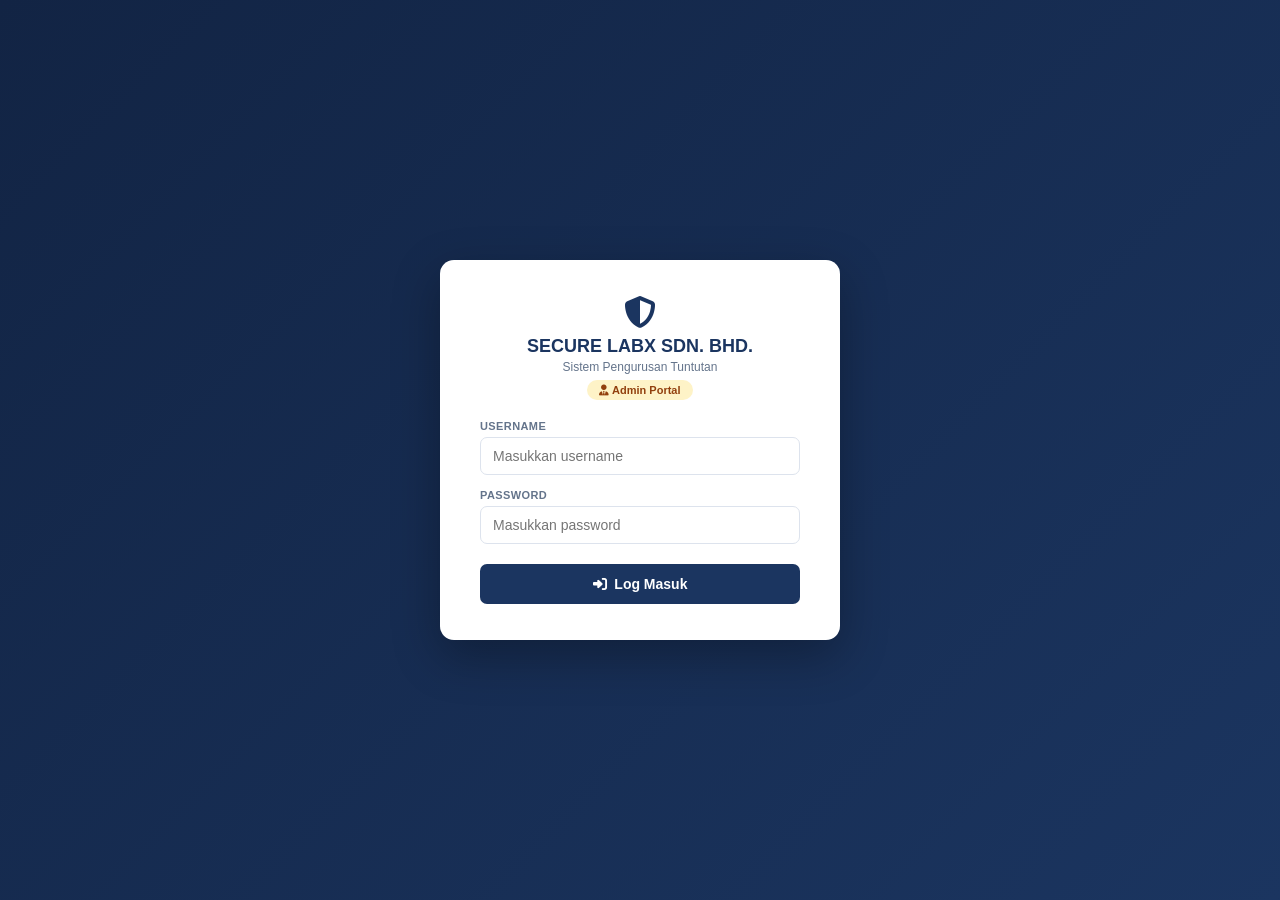
<file: claim_form/admin.html>
<!DOCTYPE html>
<html lang="ms">
<head>
  <meta charset="UTF-8" />
  <meta name="viewport" content="width=device-width, initial-scale=1.0" />
  <title>SLX – Admin Dashboard</title>
  <link rel="stylesheet" href="https://cdnjs.cloudflare.com/ajax/libs/font-awesome/6.5.0/css/all.min.css" />
  <style>
    :root{--navy:#1b3560;--navy-dark:#122444;--navy-light:#2a4a7f;--accent:#2563eb;--gold:#f59e0b;--success:#16a34a;--danger:#dc2626;--bg:#f0f4f8;--card:#fff;--border:#dde3ed;--text:#1e293b;--muted:#64748b;}
    *,*::before,*::after{box-sizing:border-box;margin:0;padding:0;}
    body{font-family:'Segoe UI',Arial,sans-serif;background:var(--bg);color:var(--text);font-size:14px;min-height:100vh;}

    .header{background:linear-gradient(135deg,var(--navy-dark),var(--navy) 60%,var(--navy-light));padding:18px 28px;display:flex;align-items:center;gap:14px;}
    .header h1{color:#fff;font-size:17px;font-weight:700;}
    .header p{color:rgba(255,255,255,.7);font-size:11px;margin-top:2px;}
    .header-right{margin-left:auto;display:flex;align-items:center;gap:10px;}
    .role-badge{background:#f59e0b;color:#000;padding:4px 12px;border-radius:20px;font-size:11px;font-weight:700;}
    .form-badge{background:rgba(255,255,255,.15);border:1px solid rgba(255,255,255,.25);color:#fff;padding:4px 12px;border-radius:20px;font-size:11px;font-weight:600;}

    .wrap{max-width:1300px;margin:22px auto;padding:0 16px;}

    .stats{display:grid;grid-template-columns:repeat(5,1fr);gap:12px;margin-bottom:20px;}
    .stat{background:var(--card);border:1px solid var(--border);border-radius:10px;padding:14px 16px;display:flex;align-items:center;gap:12px;box-shadow:0 1px 4px rgba(0,0,0,.05);}
    .stat-icon{width:40px;height:40px;border-radius:9px;display:flex;align-items:center;justify-content:center;font-size:16px;flex-shrink:0;}
    .stat-val{font-size:22px;font-weight:800;color:var(--navy);}
    .stat-lbl{font-size:10px;color:var(--muted);font-weight:600;text-transform:uppercase;letter-spacing:.3px;}

    .toolbar{display:flex;align-items:center;gap:8px;margin-bottom:12px;flex-wrap:wrap;}
    .tabs{display:flex;gap:5px;flex-wrap:wrap;}
    .tab{padding:5px 12px;border-radius:20px;border:1.5px solid var(--border);background:#fff;font-size:12px;font-weight:600;cursor:pointer;color:var(--muted);transition:all .15s;}
    .tab.active,.tab:hover{background:var(--navy);color:#fff;border-color:var(--navy);}
    .ml-auto{margin-left:auto;}
    .search{position:relative;}
    .search input{padding:7px 10px 7px 32px;border:1.5px solid var(--border);border-radius:7px;font-size:13px;width:200px;outline:none;}
    .search input:focus{border-color:var(--accent);}
    .search i{position:absolute;left:10px;top:50%;transform:translateY(-50%);color:var(--muted);font-size:12px;}
    .btn{display:inline-flex;align-items:center;gap:6px;padding:8px 14px;border:none;border-radius:7px;font-size:12.5px;font-weight:700;cursor:pointer;transition:filter .15s;}
    .btn:hover{filter:brightness(1.07);}
    .btn-ghost{background:#f1f5f9;color:var(--text);border:1px solid var(--border);}
    .btn-navy{background:var(--navy);color:#fff;}
    .btn-success{background:var(--success);color:#fff;}
    .btn-danger{background:var(--danger);color:#fff;}
    .btn-purple{background:#7c3aed;color:#fff;}

    .tcard{background:var(--card);border:1px solid var(--border);border-radius:10px;overflow:hidden;box-shadow:0 1px 5px rgba(0,0,0,.05);}
    table{width:100%;border-collapse:collapse;}
    thead th{background:var(--navy);color:#fff;padding:10px 10px;font-size:12px;font-weight:600;text-align:left;white-space:nowrap;}
    thead th:first-child{padding-left:16px;}
    tbody tr{border-bottom:1px solid var(--border);cursor:pointer;transition:background .1s;}
    tbody tr:last-child{border-bottom:none;}
    tbody tr:hover{background:#eff6ff;}
    tbody td{padding:10px 10px;font-size:13px;vertical-align:middle;}
    tbody td:first-child{padding-left:16px;}
    .empty{text-align:center;padding:36px;color:var(--muted);font-style:italic;}

    .badge{display:inline-block;padding:3px 9px;border-radius:20px;font-size:11px;font-weight:700;white-space:nowrap;}
    .b-pending{background:#fef3c7;color:#92400e;}
    .b-om{background:#dbeafe;color:#1e40af;}
    .b-lulus{background:#dcfce7;color:#166534;}
    .b-tolak{background:#fee2e2;color:#991b1b;}
    .b-balik{background:#f1f5f9;color:#475569;}

    /* MODAL */
    .overlay{display:none;position:fixed;inset:0;background:rgba(0,0,0,.45);z-index:200;align-items:flex-start;justify-content:center;padding:24px 12px;overflow-y:auto;}
    .overlay.open{display:flex;}
    .modal{background:#fff;border-radius:12px;width:100%;max-width:880px;box-shadow:0 10px 40px rgba(0,0,0,.2);margin:auto;}
    .mhead{background:var(--navy);color:#fff;padding:15px 20px;border-radius:12px 12px 0 0;display:flex;align-items:center;justify-content:space-between;}
    .mhead h2{font-size:14px;}
    .xbtn{background:none;border:none;color:#fff;font-size:18px;cursor:pointer;}
    .mbody{padding:20px;}

    .igrid{display:grid;grid-template-columns:repeat(4,1fr);gap:10px 16px;margin-bottom:16px;}
    .irow .lbl{font-size:10px;font-weight:700;color:var(--muted);text-transform:uppercase;letter-spacing:.3px;}
    .irow .val{font-size:13px;color:var(--text);margin-top:2px;}

    .sec-title{font-size:12px;font-weight:700;color:var(--navy);text-transform:uppercase;letter-spacing:.4px;margin:14px 0 8px;display:flex;align-items:center;gap:7px;}
    .sec-title::after{content:'';flex:1;height:1px;background:var(--border);}

    .itable{width:100%;border-collapse:collapse;font-size:12px;border:1px solid var(--border);border-radius:6px;overflow:hidden;}
    .itable th{background:var(--navy);color:#fff;padding:8px;text-align:left;}
    .itable td{border-top:1px solid var(--border);padding:7px 8px;vertical-align:top;}
    .itable tr:nth-child(even) td{background:#f8fafc;}
    .flink{color:var(--accent);text-decoration:none;font-size:11px;display:block;}

    .rbox{background:#f8fafc;border:1.5px solid var(--border);border-radius:8px;padding:15px;margin-top:14px;}
    .rbox h3{font-size:12px;font-weight:700;color:var(--navy);margin-bottom:10px;text-transform:uppercase;}
    .fgrid{display:grid;grid-template-columns:1fr 1fr;gap:10px;margin-bottom:10px;}
    .ffield{display:flex;flex-direction:column;gap:4px;}
    .ffield label{font-size:10px;font-weight:700;color:var(--muted);text-transform:uppercase;}
    .ffield select,.ffield textarea{padding:7px 9px;border:1.5px solid var(--border);border-radius:6px;font-size:12.5px;outline:none;width:100%;}
    .ffield select:focus,.ffield textarea:focus{border-color:var(--accent);}
    .ffield textarea{min-height:55px;resize:vertical;}
    .brow{display:flex;gap:8px;margin-top:10px;flex-wrap:wrap;}

    .msg{display:none;padding:10px 13px;border-radius:7px;font-size:12.5px;font-weight:600;margin-top:10px;align-items:center;gap:7px;}
    .msg.show{display:flex;}
    .msg.ok{background:#dcfce7;color:#166534;border:1px solid #bbf7d0;}
    .msg.err{background:#fee2e2;color:#991b1b;border:1px solid #fecaca;}
    .msg.load{background:#eff6ff;color:#1e40af;border:1px solid #bfdbfe;}
    .spinner{width:13px;height:13px;border:2px solid currentColor;border-top-color:transparent;border-radius:50%;animation:spin .7s linear infinite;flex-shrink:0;}
    @keyframes spin{to{transform:rotate(360deg);}}
    .dlink{display:inline-flex;align-items:center;gap:6px;color:var(--accent);font-size:12px;font-weight:600;text-decoration:none;margin-bottom:10px;}
    .dlink:hover{text-decoration:underline;}
    @media(max-width:860px){.stats{grid-template-columns:1fr 1fr;}.igrid{grid-template-columns:1fr 1fr;}.fgrid{grid-template-columns:1fr;}}

    /* LOGIN */
    .login-screen{position:fixed;inset:0;background:linear-gradient(135deg,var(--navy-dark),var(--navy));z-index:999;display:flex;align-items:center;justify-content:center;padding:16px;}
    .login-screen.hidden{display:none;}
    .login-card{background:#fff;border-radius:14px;padding:36px 40px;width:100%;max-width:400px;box-shadow:0 16px 48px rgba(0,0,0,.3);}
    .login-logo{text-align:center;margin-bottom:20px;}
    .login-logo h2{color:var(--navy);font-size:18px;font-weight:800;margin-top:8px;}
    .login-logo p{color:var(--muted);font-size:12px;margin-top:3px;}
    .login-badge{display:inline-block;background:#fef3c7;color:#92400e;padding:4px 12px;border-radius:20px;font-size:11px;font-weight:700;margin-top:6px;}
    .lfield{margin-bottom:14px;}
    .lfield label{display:block;font-size:11px;font-weight:700;color:var(--muted);text-transform:uppercase;letter-spacing:.4px;margin-bottom:5px;}
    .lfield input{width:100%;padding:10px 12px;border:1.5px solid var(--border);border-radius:7px;font-size:14px;outline:none;transition:border-color .15s;}
    .lfield input:focus{border-color:var(--accent);box-shadow:0 0 0 3px rgba(37,99,235,.1);}
    .login-btn{width:100%;padding:12px;background:var(--navy);color:#fff;border:none;border-radius:7px;font-size:14px;font-weight:700;cursor:pointer;margin-top:6px;transition:filter .15s;}
    .login-btn:hover{filter:brightness(1.1);}
    .login-err{display:none;background:#fee2e2;color:#991b1b;border:1px solid #fecaca;padding:9px 12px;border-radius:6px;font-size:12.5px;font-weight:600;margin-top:10px;text-align:center;}
    .login-err.show{display:block;}
    .logout-btn{background:rgba(255,255,255,.12);border:1px solid rgba(255,255,255,.25);color:#fff;padding:4px 12px;border-radius:20px;font-size:11px;font-weight:600;cursor:pointer;}
    .logout-btn:hover{background:rgba(255,255,255,.2);}
  </style>
</head>
<body>

<!-- LOGIN SCREEN -->
<div class="login-screen" id="loginScreen">
  <div class="login-card">
    <div class="login-logo">
      <i class="fa-solid fa-shield-halved" style="font-size:32px;color:#1b3560"></i>
      <h2>SECURE LABX SDN. BHD.</h2>
      <p>Sistem Pengurusan Tuntutan</p>
      <span class="login-badge"><i class="fa-solid fa-user-tie"></i> Admin Portal</span>
    </div>
    <div class="lfield">
      <label>Username</label>
      <input type="text" id="loginUser" placeholder="Masukkan username" onkeydown="if(event.key==='Enter')doLogin()" />
    </div>
    <div class="lfield">
      <label>Password</label>
      <input type="password" id="loginPass" placeholder="Masukkan password" onkeydown="if(event.key==='Enter')doLogin()" />
    </div>
    <button class="login-btn" onclick="doLogin()"><i class="fa-solid fa-right-to-bracket"></i> &nbsp;Log Masuk</button>
    <div class="login-err" id="loginErr"></div>
  </div>
</div>

<div class="header">
  <div>
    <h1><i class="fa-solid fa-shield-halved"></i> &nbsp;SECURE LABX SDN. BHD.</h1>
    <p>Sistem Pengurusan Tuntutan / Claim Management System</p>
  </div>
  <div class="header-right">
    <span class="role-badge"><i class="fa-solid fa-user-tie"></i> Admin</span>
    <span class="form-badge">FIN-007-F01</span>
    <button class="logout-btn" onclick="logout()"><i class="fa-solid fa-right-from-bracket"></i> Log Keluar</button>
  </div>
</div>

<div class="wrap">
  <div class="stats">
    <div class="stat">
      <div class="stat-icon" style="background:#e0e7ff"><i class="fa-solid fa-file-invoice" style="color:#3730a3"></i></div>
      <div><div class="stat-val" id="s0">–</div><div class="stat-lbl">Jumlah Claim</div></div>
    </div>
    <div class="stat">
      <div class="stat-icon" style="background:#fef3c7"><i class="fa-solid fa-hourglass-half" style="color:#92400e"></i></div>
      <div><div class="stat-val" id="s1">–</div><div class="stat-lbl">Pending Review</div></div>
    </div>
    <div class="stat">
      <div class="stat-icon" style="background:#dbeafe"><i class="fa-solid fa-paper-plane" style="color:#1e40af"></i></div>
      <div><div class="stat-val" id="s2">–</div><div class="stat-lbl">Pending OM</div></div>
    </div>
    <div class="stat">
      <div class="stat-icon" style="background:#dcfce7"><i class="fa-solid fa-circle-check" style="color:#16a34a"></i></div>
      <div><div class="stat-val" id="s3">–</div><div class="stat-lbl">Lulus</div></div>
    </div>
    <div class="stat">
      <div class="stat-icon" style="background:#fee2e2"><i class="fa-solid fa-circle-xmark" style="color:#dc2626"></i></div>
      <div><div class="stat-val" id="s4">–</div><div class="stat-lbl">Tolak / Balik</div></div>
    </div>
  </div>

  <div class="toolbar">
    <div class="tabs">
      <button class="tab active" onclick="setFilter('all',this)">Semua</button>
      <button class="tab" onclick="setFilter('Pending Admin Review',this)">Pending Review</button>
      <button class="tab" onclick="setFilter('Pending OM Approval',this)">Pending OM</button>
      <button class="tab" onclick="setFilter('Lulus',this)">Lulus</button>
      <button class="tab" onclick="setFilter('Tolak',this)">Tolak</button>
      <button class="tab" onclick="setFilter('Dikembalikan',this)">Dikembalikan</button>
    </div>
    <div class="ml-auto" style="display:flex;gap:8px;align-items:center;">
      <div class="search"><i class="fa-solid fa-magnifying-glass"></i><input type="text" id="q" placeholder="Cari nama / no claim..." oninput="render()"></div>
      <button class="btn btn-ghost" onclick="load()"><i class="fa-solid fa-rotate-right"></i> Refresh</button>
    </div>
  </div>

  <div class="tcard">
    <table>
      <thead><tr>
        <th>No Claim</th><th>Tarikh</th><th>Nama Staff</th><th>Jabatan</th>
        <th>Jumlah (RM)</th><th>Status</th><th>Tarikh Semakan</th><th>PDF</th><th></th>
      </tr></thead>
      <tbody id="tbody"><tr><td colspan="9" class="empty"><span class="spinner"></span> Memuatkan...</td></tr></tbody>
    </table>
  </div>
</div>

<!-- MODAL -->
<div class="overlay" id="ov" onclick="if(event.target===this)closeOv()">
  <div class="modal">
    <div class="mhead">
      <h2 id="mtitle">Butiran Claim</h2>
      <button class="xbtn" onclick="closeOv()"><i class="fa-solid fa-xmark"></i></button>
    </div>
    <div class="mbody" id="mbody"></div>
  </div>
</div>

<script>
const API = 'https://script.google.com/macros/s/AKfycbyoTtVdUZMeXbtLgf_WeiGejsieRRxPZzPXi2aCUdz3ynxv2Xs1dBuNKZ_5vj1mWH8R/exec';
let claims = [], filter = 'all';

// ── AUTH ──
function checkAuth() {
  const session = sessionStorage.getItem('slx_admin');
  if (session === 'true') { document.getElementById('loginScreen').classList.add('hidden'); load(); }
}

async function doLogin() {
  const u = document.getElementById('loginUser').value.trim();
  const p = document.getElementById('loginPass').value.trim();
  const err = document.getElementById('loginErr');
  err.classList.remove('show');
  if (!u || !p) { err.textContent = 'Sila isi username dan password.'; err.classList.add('show'); return; }
  const btn = document.querySelector('.login-btn');
  btn.innerHTML = '<span class="spinner"></span> Mengesahkan...'; btn.disabled = true;
  try {
    const d = await (await fetch(`${API}?action=login&username=${encodeURIComponent(u)}&password=${encodeURIComponent(p)}&role=admin`)).json();
    if (d.success) {
      sessionStorage.setItem('slx_admin', 'true');
      document.getElementById('loginScreen').classList.add('hidden');
      load();
    } else {
      err.textContent = d.error || 'Login gagal.'; err.classList.add('show');
    }
  } catch { err.textContent = 'Gagal sambung ke server.'; err.classList.add('show'); }
  btn.innerHTML = '<i class="fa-solid fa-right-to-bracket"></i> &nbsp;Log Masuk'; btn.disabled = false;
}

function logout() {
  sessionStorage.removeItem('slx_admin');
  document.getElementById('loginScreen').classList.remove('hidden');
  document.getElementById('loginUser').value = '';
  document.getElementById('loginPass').value = '';
  claims = [];
}

async function load() {
  document.getElementById('tbody').innerHTML = '<tr><td colspan="8" class="empty"><span class="spinner"></span> Memuatkan...</td></tr>';
  try {
    const d = await (await fetch(API + '?action=getClaims&role=all')).json();
    claims = d.claims || [];
    stats(); render();
  } catch { document.getElementById('tbody').innerHTML = '<tr><td colspan="8" class="empty" style="color:#dc2626">Gagal muatkan data.</td></tr>'; }
}

function stats() {
  document.getElementById('s0').textContent = claims.length;
  document.getElementById('s1').textContent = claims.filter(c => c.statusAdmin === 'Pending Admin Review').length;
  document.getElementById('s2').textContent = claims.filter(c => c.statusAdmin === 'Pending OM Approval').length;
  document.getElementById('s3').textContent = claims.filter(c => c.keputusanOM === 'Lulus').length;
  document.getElementById('s4').textContent = claims.filter(c => c.keputusanOM === 'Tolak' || c.statusAdmin === 'Dokumen Tidak Lengkap / Dikembalikan').length;
}

function setFilter(f, btn) {
  filter = f;
  document.querySelectorAll('.tab').forEach(t => t.classList.remove('active'));
  btn.classList.add('active');
  render();
}

function render() {
  const q = (document.getElementById('q').value || '').toLowerCase();
  let rows = [...claims];
  if (filter === 'Lulus') rows = rows.filter(c => c.keputusanOM === 'Lulus');
  else if (filter === 'Tolak') rows = rows.filter(c => c.keputusanOM === 'Tolak');
  else if (filter === 'Dikembalikan') rows = rows.filter(c => c.statusAdmin === 'Dokumen Tidak Lengkap / Dikembalikan');
  else if (filter !== 'all') rows = rows.filter(c => c.statusAdmin === filter);
  if (q) rows = rows.filter(c => (c.nama + c.noClaim + c.staffId + c.jabatan).toLowerCase().includes(q));
  const tb = document.getElementById('tbody');
  if (!rows.length) { tb.innerHTML = '<tr><td colspan="9" class="empty">Tiada rekod.</td></tr>'; return; }
  tb.innerHTML = rows.map(c => `<tr onclick="openClaim('${c.noClaim}')">
    <td><strong>${c.noClaim}</strong></td>
    <td>${c.tarikhPermohonan}</td>
    <td>${c.nama}<br><small style="color:#64748b">${c.staffId}</small></td>
    <td>${c.jabatan}</td>
    <td style="font-weight:700;color:#1b3560">RM ${c.jumlah}</td>
    <td>${badge(c)}</td>
    <td>${c.tarikhAdmin || '–'}</td>
    <td>${c.pdfLink ? `<a href="${c.pdfLink}" target="_blank" onclick="event.stopPropagation()" style="color:#7c3aed;font-size:18px;" title="Buka PDF"><i class="fa-solid fa-file-pdf"></i></a>` : '<span style="color:#cbd5e1;font-size:13px">–</span>'}</td>
    <td><button class="btn btn-ghost" style="padding:4px 10px;font-size:11px" onclick="event.stopPropagation();openClaim('${c.noClaim}')"><i class="fa-solid fa-eye"></i> Semak</button></td>
  </tr>`).join('');
}

function badge(c) {
  if (c.keputusanOM === 'Lulus') return '<span class="badge b-lulus">Lulus</span>';
  if (c.keputusanOM === 'Tolak') return '<span class="badge b-tolak">Tolak</span>';
  if (c.statusAdmin === 'Pending Admin Review') return '<span class="badge b-pending">Pending Review</span>';
  if (c.statusAdmin === 'Pending OM Approval') return '<span class="badge b-om">Pending OM</span>';
  if (c.statusAdmin === 'Dokumen Tidak Lengkap / Dikembalikan') return '<span class="badge b-balik">Dikembalikan</span>';
  return '<span class="badge b-balik">' + (c.statusAdmin || '–') + '</span>';
}

async function openClaim(no) {
  document.getElementById('mtitle').textContent = 'Butiran Claim – ' + no;
  document.getElementById('mbody').innerHTML = '<div style="text-align:center;padding:30px"><span class="spinner"></span></div>';
  document.getElementById('ov').classList.add('open');
  try {
    const d = await (await fetch(API + '?action=getClaimDetails&noClaim=' + encodeURIComponent(no))).json();
    if (!d.success) throw new Error(d.error);
    drawModal(d.claim);
  } catch (e) { document.getElementById('mbody').innerHTML = '<p style="color:#dc2626;padding:16px">Ralat: ' + e.message + '</p>'; }
}

function drawModal(c) {
  const isPending = c.statusAdmin === 'Pending Admin Review';
  const items = (c.items || []).map(item => `<tr>
    <td>${item.bil}</td><td>${item.tarikh}</td><td>${item.kategori}</td>
    <td>${item.keterangan || '–'}</td><td>${item.noResit || '–'}</td>
    <td>${item.kategori === 'Mileage' ? item.km + ' km' : '–'}</td>
    <td style="font-weight:700">RM ${item.jumlah}</td>
    <td>${(item.fileLinks || '').split('\n').filter(Boolean).map((l,i)=>`<a class="flink" href="${l}" target="_blank">Fail ${i+1}</a>`).join('') || '–'}</td>
  </tr>`).join('');

  const reviewForm = isPending ? `
    <div class="rbox">
      <h3><i class="fa-solid fa-pen-to-square"></i> &nbsp;Tindakan Semakan Admin</h3>
      <div class="fgrid">
        <div class="ffield"><label>Status Dokumen</label>
          <select id="rStatus">
            <option value="">-- Pilih --</option>
            <option value="Dokumen Lengkap / Disyorkan">✓ Dokumen Lengkap / Disyorkan (Hantar ke OM)</option>
            <option value="Dokumen Tidak Lengkap / Dikembalikan">✗ Dokumen Tidak Lengkap / Dikembalikan</option>
          </select>
        </div>
        <div class="ffield"><label>Catatan Admin</label>
          <textarea id="rCatatan" placeholder="Masukkan catatan jika ada..."></textarea>
        </div>
      </div>
      <div class="brow">
        <button class="btn btn-navy" onclick="submitReview('${c.noClaim}')"><i class="fa-solid fa-paper-plane"></i> Hantar Semakan</button>
        <button class="btn btn-ghost" onclick="closeOv()">Batal</button>
      </div>
      <div class="msg" id="rmsg"></div>
    </div>` : `
    <div class="rbox">
      <div class="igrid" style="grid-template-columns:1fr 1fr 1fr;">
        <div class="irow"><div class="lbl">Status Admin</div><div class="val">${badge(c)}</div></div>
        <div class="irow"><div class="lbl">Tarikh Semakan</div><div class="val">${c.tarikhAdmin || '–'}</div></div>
        <div class="irow"><div class="lbl">Catatan Admin</div><div class="val">${c.catatanAdmin || '–'}</div></div>
        <div class="irow"><div class="lbl">Keputusan OM</div><div class="val">${c.keputusanOM || '–'}</div></div>
        <div class="irow"><div class="lbl">Tarikh OM</div><div class="val">${c.tarikhOM || '–'}</div></div>
        <div class="irow"><div class="lbl">Catatan OM</div><div class="val">${c.catatanOM || '–'}</div></div>
      </div>
      <div class="brow">
        <button class="btn btn-purple" onclick="genPDF('${c.noClaim}')"><i class="fa-solid fa-file-pdf"></i> Jana PDF</button>
        ${c.pdfLink ? `<a class="btn btn-success" href="${c.pdfLink}" target="_blank"><i class="fa-solid fa-download"></i> Muat Turun PDF</a>` : ''}
        <button class="btn btn-ghost" onclick="closeOv()">Tutup</button>
      </div>
      <div class="msg" id="rmsg"></div>
    </div>`;

  document.getElementById('mbody').innerHTML = `
    <div class="igrid">
      <div class="irow"><div class="lbl">No Claim</div><div class="val" style="font-weight:800">${c.noClaim}</div></div>
      <div class="irow"><div class="lbl">Tarikh Permohonan</div><div class="val">${c.tarikhPermohonan}</div></div>
      <div class="irow"><div class="lbl">Staff ID</div><div class="val">${c.staffId}</div></div>
      <div class="irow"><div class="lbl">Nama</div><div class="val">${c.nama}</div></div>
      <div class="irow"><div class="lbl">Jabatan</div><div class="val">${c.jabatan}</div></div>
      <div class="irow"><div class="lbl">Jawatan</div><div class="val">${c.jawatan}</div></div>
      <div class="irow"><div class="lbl">Email</div><div class="val">${c.email}</div></div>
      <div class="irow"><div class="lbl">Jumlah Tuntutan</div><div class="val" style="font-size:17px;font-weight:800;color:#1b3560">RM ${c.jumlah}</div></div>
      <div class="irow"><div class="lbl">PDF Tuntutan</div><div class="val">${c.pdfLink ? `<a href="${c.pdfLink}" target="_blank" style="color:#7c3aed;font-weight:700;font-size:12px;display:inline-flex;align-items:center;gap:5px;"><i class="fa-solid fa-file-pdf"></i> Buka / Muat Turun PDF</a>` : '<span style="color:#94a3b8;font-size:12px">Belum dijana</span>'}</div></div>
    </div>
    ${c.folderUrl ? `<a class="dlink" href="${c.folderUrl}" target="_blank"><i class="fa-brands fa-google-drive"></i> Buka Folder Dokumen Google Drive</a>` : ''}
    <div class="sec-title"><i class="fa-solid fa-list-check"></i> Butiran Item Tuntutan</div>
    <table class="itable">
      <thead><tr><th>Bil</th><th>Tarikh</th><th>Kategori</th><th>Keterangan</th><th>No Resit</th><th>KM</th><th>Jumlah</th><th>Dokumen</th></tr></thead>
      <tbody>${items || '<tr><td colspan="8" style="text-align:center;padding:12px;color:#64748b">Tiada item.</td></tr>'}</tbody>
    </table>
    ${reviewForm}`;
}

async function submitReview(no) {
  const st = document.getElementById('rStatus').value;
  const ct = document.getElementById('rCatatan').value;
  const m = document.getElementById('rmsg');
  if (!st) { showMsg(m, 'err', 'Sila pilih status dokumen.'); return; }
  showMsg(m, 'load', 'Menghantar semakan...');
  try {
    const d = await (await fetch(`${API}?action=adminReview&noClaim=${encodeURIComponent(no)}&status=${encodeURIComponent(st)}&catatan=${encodeURIComponent(ct)}`)).json();
    if (!d.success) throw new Error(d.error);
    showMsg(m, 'ok', '✓ Semakan berjaya dihantar!');
    setTimeout(() => { closeOv(); load(); }, 1500);
  } catch (e) { showMsg(m, 'err', '✗ ' + e.message); }
}

async function genPDF(no) {
  const m = document.getElementById('rmsg');
  showMsg(m, 'load', 'Menjana PDF... sila tunggu ~20 saat');
  try {
    const d = await (await fetch(`${API}?action=generatePDF&noClaim=${encodeURIComponent(no)}`)).json();
    if (!d.success) throw new Error(d.error);
    showMsg(m, 'ok', '✓ PDF berjaya! <a href="' + d.pdfUrl + '" target="_blank" style="margin-left:8px;color:#166534;font-weight:800">Buka PDF</a>');
  } catch (e) { showMsg(m, 'err', '✗ ' + e.message); }
}

function showMsg(el, t, html) {
  el.className = 'msg show ' + (t === 'ok' ? 'ok' : t === 'load' ? 'load' : 'err');
  el.innerHTML = (t === 'load' ? '<span class="spinner"></span> ' : '') + html;
}

function closeOv() { document.getElementById('ov').classList.remove('open'); }

checkAuth();
</script>
</body>
</html>
</file>
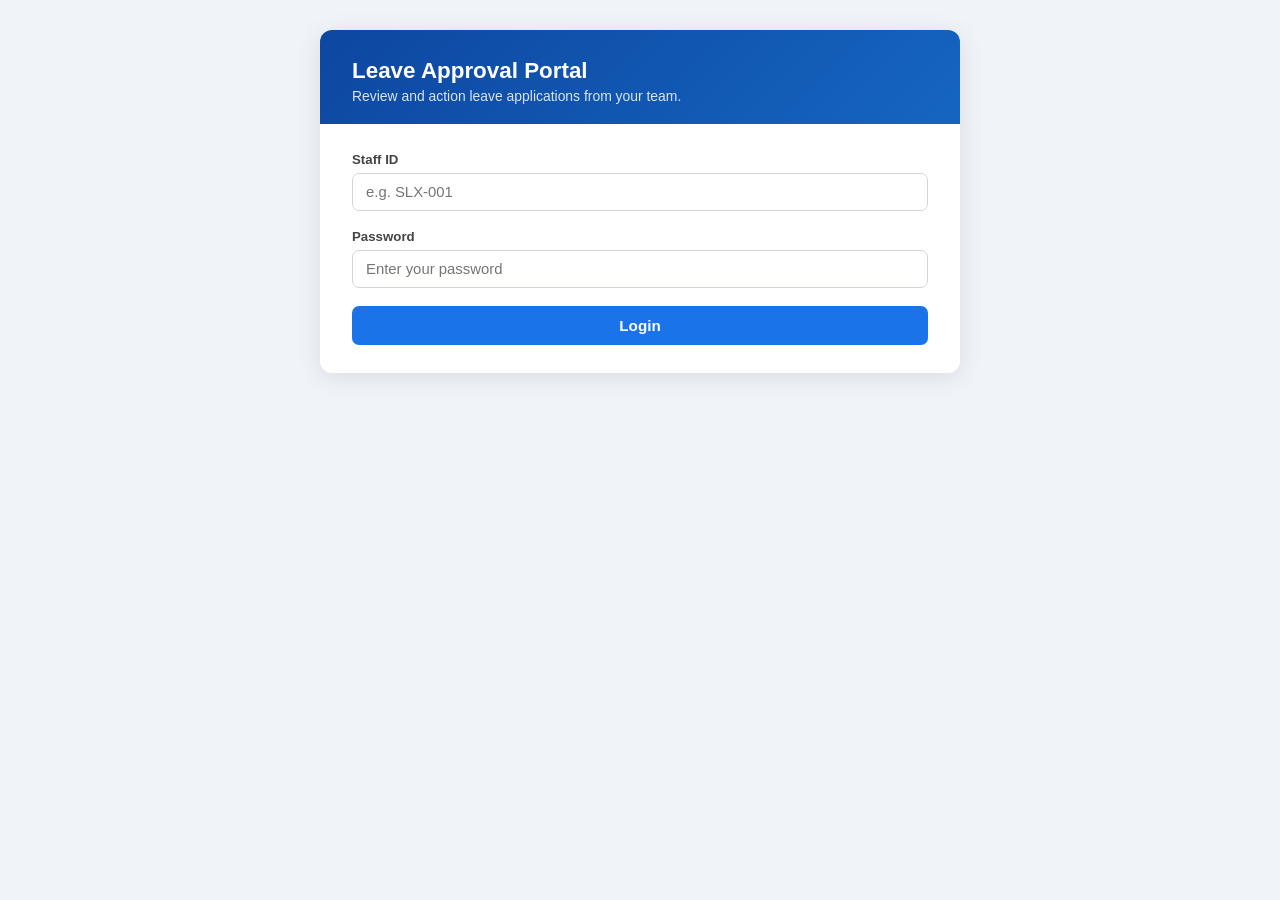
<file: claim_form/Approve.html>
<!DOCTYPE html>
<html lang="en">
<head>
  <meta charset="UTF-8" />
  <meta name="viewport" content="width=device-width, initial-scale=1.0" />
  <title>Leave Approval</title>
  <style>
    * { box-sizing: border-box; margin: 0; padding: 0; }

    body {
      font-family: 'Segoe UI', Tahoma, Geneva, Verdana, sans-serif;
      background: #f0f4f8;
      min-height: 100vh;
      display: flex;
      align-items: flex-start;
      justify-content: center;
      padding: 30px 16px;
    }

    .card {
      background: #fff;
      border-radius: 12px;
      box-shadow: 0 4px 24px rgba(0,0,0,0.10);
      max-width: 640px;
      width: 100%;
      overflow: hidden;
    }

    .card-header {
      background: linear-gradient(135deg, #0d47a1 0%, #1565c0 100%);
      color: #fff;
      padding: 28px 32px 20px;
    }

    .card-header h1 { font-size: 1.4rem; font-weight: 700; }
    .card-header p  { font-size: 0.87rem; opacity: 0.85; margin-top: 4px; }

    .card-body { padding: 28px 32px; }

    /* Login */
    #loginSection {}

    .form-group { margin-bottom: 18px; }

    label {
      display: block;
      font-size: 0.83rem;
      font-weight: 600;
      color: #444;
      margin-bottom: 6px;
    }

    input[type="text"], input[type="password"] {
      width: 100%;
      padding: 10px 13px;
      border: 1.5px solid #d1d5db;
      border-radius: 7px;
      font-size: 0.93rem;
      color: #222;
      outline: none;
      transition: border-color 0.2s;
    }

    input:focus { border-color: #1a73e8; box-shadow: 0 0 0 3px rgba(26,115,232,0.12); }

    .btn {
      display: inline-block;
      padding: 11px 24px;
      border: none;
      border-radius: 7px;
      font-size: 0.95rem;
      font-weight: 700;
      cursor: pointer;
      transition: opacity 0.2s;
    }

    .btn:hover   { opacity: 0.88; }
    .btn:disabled { opacity: 0.55; cursor: not-allowed; }

    .btn-primary  { background: #1a73e8; color: #fff; width: 100%; }
    .btn-approve  { background: #0f9d58; color: #fff; flex: 1; }
    .btn-reject   { background: #e53935; color: #fff; flex: 1; }

    .btn-row { display: flex; gap: 12px; margin-top: 24px; }

    /* Application detail */
    #appSection { display: none; }

    .detail-grid {
      display: grid;
      grid-template-columns: 160px 1fr;
      gap: 8px 12px;
      margin: 20px 0;
      font-size: 0.88rem;
    }

    .detail-label { color: #666; font-weight: 600; }
    .detail-value { color: #222; }

    .section-title {
      font-size: 0.75rem;
      font-weight: 700;
      text-transform: uppercase;
      letter-spacing: 1px;
      color: #1a73e8;
      border-bottom: 2px solid #e8f0fe;
      padding-bottom: 5px;
      margin: 20px 0 12px;
    }

    .status-badge {
      display: inline-block;
      padding: 3px 14px;
      border-radius: 20px;
      font-size: 0.8rem;
      font-weight: 700;
    }

    .status-pending  { background: #fff3e0; color: #e65100; border: 1px solid #ffcc80; }
    .status-approved { background: #e6f4ea; color: #137333; border: 1px solid #a8d5b5; }
    .status-rejected { background: #fdecea; color: #c62828; border: 1px solid #f5c6cb; }

    #rejectReasonGroup { display: none; margin-top: 16px; }

    textarea {
      width: 100%;
      padding: 10px 13px;
      border: 1.5px solid #d1d5db;
      border-radius: 7px;
      font-size: 0.9rem;
      resize: vertical;
      min-height: 80px;
      outline: none;
      font-family: inherit;
    }

    textarea:focus { border-color: #e53935; box-shadow: 0 0 0 3px rgba(229,57,53,0.12); }

    /* Pending list */
    #listSection { display: none; }

    .app-card {
      border: 1.5px solid #e0e0e0;
      border-radius: 8px;
      padding: 14px 16px;
      margin-bottom: 12px;
      cursor: pointer;
      transition: border-color 0.2s, box-shadow 0.2s;
    }

    .app-card:hover { border-color: #1a73e8; box-shadow: 0 2px 8px rgba(26,115,232,0.12); }

    .app-card-highlight {
      border-color: #1a73e8;
      background: #f0f6ff;
      box-shadow: 0 2px 10px rgba(26,115,232,0.15);
    }
    .app-card-name { font-weight: 700; font-size: 0.95rem; color: #202124; }
    .app-card-meta { font-size: 0.82rem; color: #666; margin-top: 4px; }

    /* Error / info */
    .msg {
      padding: 12px 16px;
      border-radius: 7px;
      font-size: 0.88rem;
      font-weight: 600;
      margin-bottom: 16px;
    }

    .msg-error   { background: #fdecea; color: #c62828; border: 1px solid #f5c6cb; }
    .msg-success { background: #e6f4ea; color: #137333; border: 1px solid #a8d5b5; }
    .msg-info    { background: #e8f0fe; color: #1a73e8; border: 1px solid #c5d8f8; }

    .spinner-wrap { text-align: center; padding: 32px; color: #888; font-size: 0.9rem; }

    .back-link {
      display: inline-block;
      margin-bottom: 16px;
      font-size: 0.85rem;
      color: #1a73e8;
      cursor: pointer;
      font-weight: 600;
    }

    .back-link:hover { text-decoration: underline; }

    .manager-info {
      font-size: 0.82rem;
      color: #5f6368;
      text-align: right;
      margin-bottom: 4px;
    }

    @media (max-width: 480px) {
      .card-body { padding: 20px 16px; }
      .card-header { padding: 20px 16px 16px; }
      .detail-grid { grid-template-columns: 130px 1fr; }
    }
  </style>
</head>
<body>

<div class="card">
  <div class="card-header">
    <h1>Leave Approval Portal</h1>
    <p>Review and action leave applications from your team.</p>
  </div>

  <div class="card-body">

    <!-- ============ LOGIN ============ -->
    <div id="loginSection">
      <div id="loginMsg"></div>
      <div class="form-group">
        <label for="loginId">Staff ID</label>
        <input type="text" id="loginId" placeholder="e.g. SLX-001" />
      </div>
      <div class="form-group">
        <label for="loginPwd">Password</label>
        <input type="password" id="loginPwd" placeholder="Enter your password" />
      </div>
      <button class="btn btn-primary" id="loginBtn" onclick="doLogin()">Login</button>
    </div>

    <!-- ============ PENDING LIST ============ -->
    <div id="listSection">
      <div class="manager-info" id="managerInfo"></div>
      <div class="section-title">Pending Leave Applications</div>
      <div id="listMsg"></div>
      <div id="appList"></div>
    </div>

    <!-- ============ APPLICATION DETAIL ============ -->
    <div id="appSection">
      <span class="back-link" onclick="showList()">&#8592; Back to list</span>
      <div id="appMsg"></div>
      <div id="appDetail"></div>

      <div id="actionArea" style="display:none;">
        <div class="section-title">Decision</div>
        <div id="rejectReasonGroup">
          <label for="rejectReason">Reason for Rejection <span style="color:#e53935;">*</span></label>
          <textarea id="rejectReason" placeholder="Please explain why this leave is being rejected..."></textarea>
        </div>
        <div class="btn-row">
          <button class="btn btn-approve" onclick="submitDecision('Approved')">&#10003; Approve</button>
          <button class="btn btn-reject"  onclick="toggleReject()">&#10007; Reject</button>
        </div>
        <button class="btn btn-reject" id="confirmRejectBtn" style="display:none; margin-top:10px; width:100%;"
          onclick="submitDecision('Rejected')">Confirm Rejection</button>
      </div>
    </div>

  </div>
</div>

<script>
  // ▶ Replace with your Google Apps Script Web App URL
  var SCRIPT_URL = "https://script.google.com/macros/s/AKfycbxUs2PEK4_zObDNu_2NOMLYcZAsbArmU12AJgd3-hWpQ4AhK2HwWP7vC0EVg0eZShJEKA/exec";
  // Read the application reference from the URL query string (?ref=...)
  var URL_REF    = new URLSearchParams(window.location.search).get("ref") || "";

  var auth = null; // { staffId, password, name }

  // ── Login ──────────────────────────────────────────────
  document.getElementById("loginPwd").addEventListener("keydown", function(e) {
    if (e.key === "Enter") doLogin();
  });

  async function doLogin() {
    var staffId  = document.getElementById("loginId").value.trim();
    var password = document.getElementById("loginPwd").value;
    var btn      = document.getElementById("loginBtn");
    var msgEl    = document.getElementById("loginMsg");

    if (!staffId || !password) {
      showMsg(msgEl, "Please enter your Staff ID and password.", "error");
      return;
    }

    btn.disabled = true;
    btn.textContent = "Logging in...";
    msgEl.innerHTML = "";

    try {
      var url  = SCRIPT_URL + "?action=login&staffId=" + enc(staffId) + "&password=" + enc(password);
      var resp = await fetch(url, { redirect: "follow" });
      var text = await resp.text();
      var data;
      try { data = JSON.parse(text); } catch(pe) {
        showMsg(msgEl, "Response error (not JSON). Check deployment settings.", "error");
        console.error("Raw response:", text);
        btn.disabled = false; btn.textContent = "Login";
        return;
      }

      if (data.status !== "success") {
        showMsg(msgEl, data.message || "Login failed.", "error");
        btn.disabled = false; btn.textContent = "Login";
        return;
      }

      auth = { staffId: staffId, password: password, name: data.name };

      document.getElementById("loginSection").style.display = "none";

      // Always show the full list first; highlight the linked application if ref is in URL
      loadPendingList(URL_REF);

    } catch(err) {
      showMsg(msgEl, "Connection error: " + err.message, "error");
      console.error("Login error:", err);
      btn.disabled = false; btn.textContent = "Login";
    }
  }

  // ── Pending list ────────────────────────────────────────
  async function loadPendingList(highlightRef) {
    document.getElementById("listSection").style.display = "block";
    document.getElementById("appSection").style.display  = "none";
    document.getElementById("managerInfo").textContent   = "Logged in as: " + auth.name + " (" + auth.staffId + ")";
    document.getElementById("appList").innerHTML = '<div class="spinner-wrap">Loading pending applications...</div>';
    document.getElementById("listMsg").innerHTML = "";

    try {
      var url  = SCRIPT_URL + "?action=getPending&staffId=" + enc(auth.staffId) + "&password=" + enc(auth.password);
      var resp = await fetch(url);
      var data = await resp.json();

      if (data.status === "unauthorized") {
        document.getElementById("appList").innerHTML = '<div class="msg msg-error">Session expired. Please refresh and log in again.</div>';
        return;
      }

      var apps = data.applications || [];

      if (apps.length === 0) {
        document.getElementById("appList").innerHTML = '<div class="msg msg-info">No pending leave applications at this time.</div>';
        return;
      }

      // If came from email link, sort highlighted app to the top
      if (highlightRef) {
        apps.sort(function(a, b) {
          if ((a["Application ID"] || a["Submitted At"] || "") === highlightRef) return -1;
          if ((b["Application ID"] || b["Submitted At"] || "") === highlightRef) return  1;
          return 0;
        });
        document.getElementById("listMsg").innerHTML =
          '<div class="msg msg-info">&#9660; The application from your email is shown first.</div>';
      }

      var html = '<div style="font-size:0.82rem;color:#5f6368;margin-bottom:12px;">' +
        apps.length + ' pending application' + (apps.length !== 1 ? 's' : '') + ' awaiting your review</div>';

      apps.forEach(function(app) {
        var ref       = app["Application ID"] || app["Submitted At"] || "";
        var isHighlight = highlightRef && ref === highlightRef;
        var leaveType = app["Leave Type"] || "";
        var days      = app["Total Leave Days"] || "";
        var halfDay   = app["Half Day"] === "Yes" ? " (Half Day — " + (app["Session"] || "") + ")" : "";

        html += '<div class="app-card' + (isHighlight ? ' app-card-highlight' : '') +
          '" onclick="showAppByRef(\'' + escHtml(ref) + '\')">' +
          (isHighlight ? '<div style="font-size:0.73rem;font-weight:700;color:#1a73e8;margin-bottom:6px;">&#9993; FROM YOUR EMAIL</div>' : '') +
          '<div style="display:flex;justify-content:space-between;align-items:flex-start;">' +
          '<div>' +
          '<div class="app-card-name">' + escHtml(app["Employee Name"] || "") +
          ' <span style="color:#888;font-weight:400;font-size:0.83rem;">(' + escHtml(app["Staff ID"] || "") + ')</span></div>' +
          '<div class="app-card-meta" style="margin-top:4px;">' + escHtml(app["Department"] || "") + ' &nbsp;·&nbsp; ' + escHtml(app["Position"] || "") + '</div>' +
          '<div class="app-card-meta" style="margin-top:3px;">' +
          escHtml(leaveType) + escHtml(halfDay) +
          ' &nbsp;|&nbsp; ' + escHtml(app["Start Date"] || "") + ' — ' + escHtml(app["End Date"] || "") +
          '</div>' +
          '</div>' +
          '<div style="text-align:right;flex-shrink:0;margin-left:12px;">' +
          '<div style="font-size:1.3rem;font-weight:800;color:#1a73e8;">' + escHtml(String(days)) + '</div>' +
          '<div style="font-size:0.72rem;color:#888;">day(s)</div>' +
          '<div style="margin-top:6px;font-size:0.75rem;color:#999;">' + escHtml(app["Submitted At"] ? app["Submitted At"].split(" ")[0] : "") + '</div>' +
          '</div>' +
          '</div>' +
          '</div>';
      });

      document.getElementById("appList").innerHTML = html;

    } catch {
      document.getElementById("appList").innerHTML = '<div class="msg msg-error">Failed to load applications.</div>';
    }
  }

  // ── Show specific application ────────────────────────────
  async function showAppByRef(ref) {
    document.getElementById("listSection").style.display = "none";
    document.getElementById("appSection").style.display  = "block";
    document.getElementById("appDetail").innerHTML = '<div class="spinner-wrap">Loading application...</div>';
    document.getElementById("actionArea").style.display  = "none";
    document.getElementById("appMsg").innerHTML = "";

    try {
      var url  = SCRIPT_URL + "?action=getApplication&ref=" + enc(ref) + "&staffId=" + enc(auth.staffId) + "&password=" + enc(auth.password);
      var resp = await fetch(url);
      var data = await resp.json();

      if (data.status === "not_found") {
        document.getElementById("appDetail").innerHTML = '<div class="msg msg-error">Application not found.</div>';
        return;
      }

      var app    = data.application;
      var status = app["Status"] || "Pending";

      var statusClass = status === "Approved" ? "status-approved" : status === "Rejected" ? "status-rejected" : "status-pending";

      var html =
        '<div class="section-title">Employee Information</div>' +
        '<div class="detail-grid">' +
        row("Employee Name", app["Employee Name"]) +
        row("Staff ID",      app["Staff ID"]) +
        row("Department",    app["Department"]) +
        row("Position",      app["Position"]) +
        row("Email",         app["Email"]) +
        row("Phone",         app["Phone"]) +
        '</div>' +
        '<div class="section-title">Leave Details</div>' +
        '<div class="detail-grid">' +
        row("Leave Type",    app["Leave Type"]) +
        (app["Compassionate Type"] ? row("Family Relation", app["Compassionate Type"]) : "") +
        (app["Half Day"] === "Yes"  ? row("Half Day", "Yes — " + (app["Session"] || "")) : "") +
        row("Start Date",    app["Start Date"]) +
        row("End Date",      app["End Date"]) +
        row("Total Days",    app["Total Leave Days"]) +
        row("Reason",        app["Reason"]) +
        row("Submitted At",  app["Submitted At"]) +
        row("Status",        '<span class="status-badge ' + statusClass + '">' + escHtml(status) + '</span>') +
        (app["Rejection Reason"] ? row("Rejection Reason", '<span style="color:#c62828;">' + escHtml(app["Rejection Reason"]) + '</span>') : "") +
        (app["Decision By"]      ? row("Decision By", app["Decision By"]) : "") +
        (app["Decision Date"]    ? row("Decision Date", app["Decision Date"]) : "") +
        '</div>';

      document.getElementById("appDetail").innerHTML = html;
      document.getElementById("appDetail")._ref = ref;

      // Show action buttons only if still pending
      if (status === "Pending") {
        document.getElementById("actionArea").style.display = "block";
        document.getElementById("rejectReasonGroup").style.display = "none";
        document.getElementById("confirmRejectBtn").style.display  = "none";
        document.getElementById("rejectReason").value = "";
      }

    } catch {
      document.getElementById("appDetail").innerHTML = '<div class="msg msg-error">Failed to load application details.</div>';
    }
  }

  function showList() {
    if (auth) loadPendingList(null);
  }

  function toggleReject() {
    var grp = document.getElementById("rejectReasonGroup");
    var cfm = document.getElementById("confirmRejectBtn");
    var visible = grp.style.display === "block";
    grp.style.display = visible ? "none" : "block";
    cfm.style.display = visible ? "none" : "block";
    if (!visible) document.getElementById("rejectReason").focus();
  }

  // ── Submit decision ─────────────────────────────────────
  async function submitDecision(status) {
    var ref    = document.getElementById("appDetail")._ref;
    var reason = "";

    if (status === "Rejected") {
      reason = document.getElementById("rejectReason").value.trim();
      if (!reason) {
        showMsg(document.getElementById("appMsg"), "Please enter a reason for rejection.", "error");
        return;
      }
    }

    var msgEl = document.getElementById("appMsg");
    showMsg(msgEl, "Submitting decision...", "info");
    document.getElementById("actionArea").style.display = "none";

    try {
      var url = SCRIPT_URL +
        "?action=updateStatus" +
        "&ref="      + enc(ref) +
        "&staffId="  + enc(auth.staffId) +
        "&password=" + enc(auth.password) +
        "&status="   + enc(status) +
        "&reason="   + enc(reason);

      var resp = await fetch(url);
      var data = await resp.json();

      if (data.status === "success") {
        showMsg(msgEl,
          status === "Approved"
            ? "&#10003; Leave application approved. The employee has been notified."
            : "&#10007; Leave application rejected. The employee has been notified.",
          status === "Approved" ? "success" : "error"
        );
        // Return to list after short delay so manager can see the next application
        setTimeout(function() { loadPendingList(null); }, 2000);
      } else {
        showMsg(msgEl, "Failed to update: " + (data.message || "Unknown error"), "error");
        document.getElementById("actionArea").style.display = "block";
      }

    } catch {
      showMsg(msgEl, "Connection error. Please try again.", "error");
      document.getElementById("actionArea").style.display = "block";
    }
  }

  // ── Helpers ─────────────────────────────────────────────
  function row(label, value) {
    return '<div class="detail-label">' + escHtml(label) + '</div>' +
           '<div class="detail-value">'  + (value || '<span style="color:#bbb;">—</span>') + '</div>';
  }

  function showMsg(el, msg, type) {
    el.innerHTML = '<div class="msg msg-' + type + '">' + msg + '</div>';
  }

  function enc(s) { return encodeURIComponent(s || ""); }

  function escHtml(s) {
    return String(s || "")
      .replace(/&/g,"&amp;").replace(/</g,"&lt;").replace(/>/g,"&gt;")
      .replace(/"/g,"&quot;");
  }
</script>
</body>
</html>
</file>
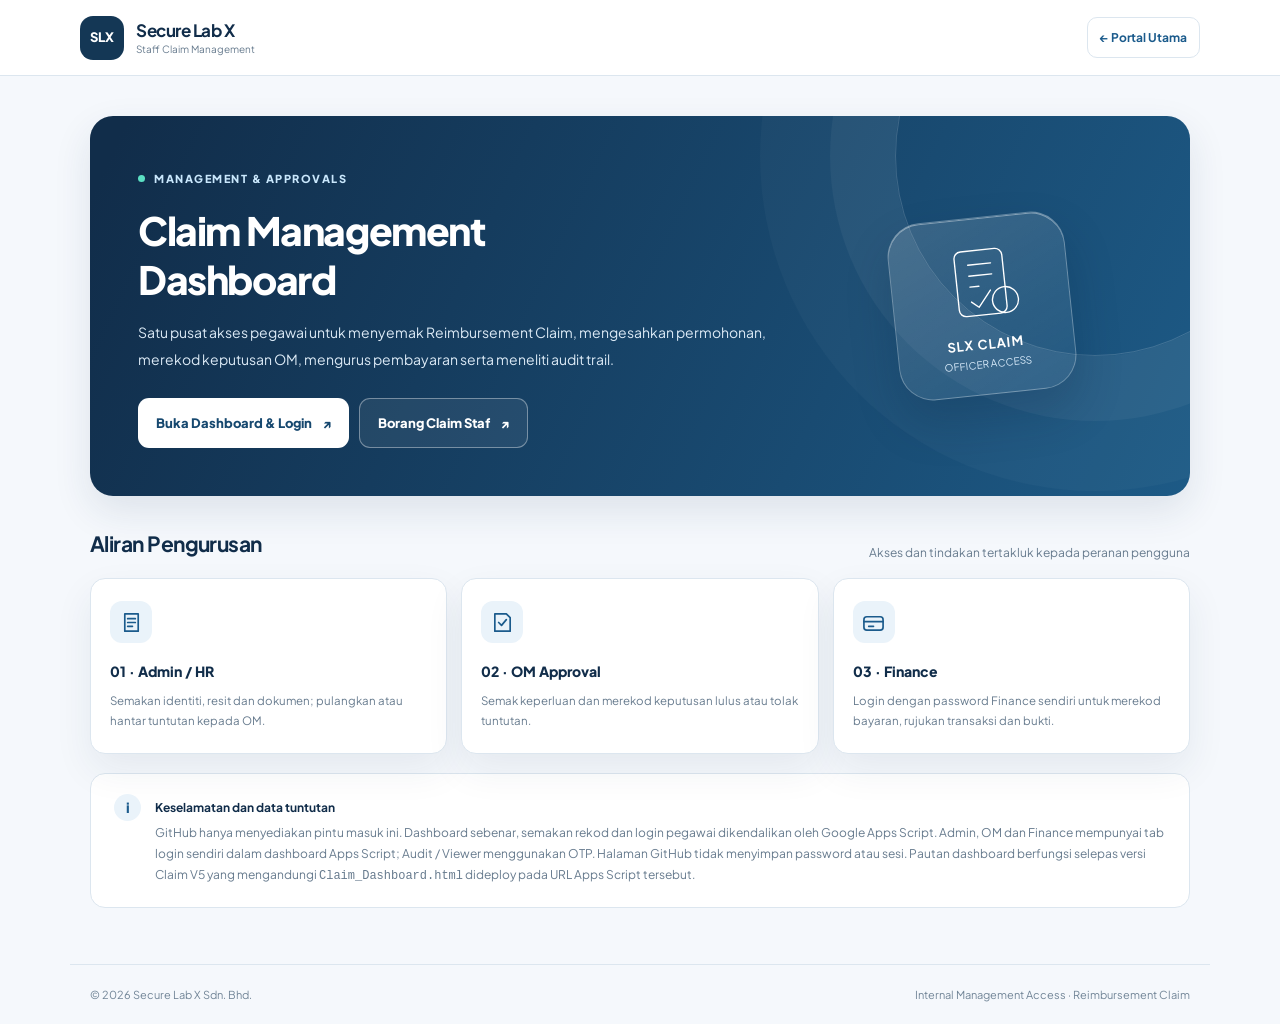
<file: claim_form/dashboard.html>
<!DOCTYPE html>
<html lang="ms">
<head>
  <meta charset="UTF-8">
  <meta name="viewport" content="width=device-width, initial-scale=1.0">
  <meta name="color-scheme" content="light">
  <meta name="description" content="Pintu masuk rasmi untuk pengurusan Reimbursement Claim Secure Lab X — Admin/HR, OM dan Finance. Audit menggunakan OTP berasingan.">
  <title>Secure Lab X | Claim Management Dashboard</title>
  <link rel="preconnect" href="https://fonts.googleapis.com">
  <link rel="preconnect" href="https://fonts.gstatic.com" crossorigin>
  <link href="https://fonts.googleapis.com/css2?family=Plus+Jakarta+Sans:wght@400;500;600;700;800&display=swap" rel="stylesheet">
  <style>
    :root{--navy:#112d4a;--blue:#1b5b8c;--ink:#263d52;--muted:#677b8e;--line:#dce6ef;--bg:#f5f8fc;--light:#eaf3fa;--shadow:0 16px 38px rgba(24,55,86,.075)}
    *,*:before,*:after{box-sizing:border-box}body{margin:0;min-height:100vh;background:var(--bg);color:var(--ink);font:14px/1.75 'Plus Jakarta Sans','Segoe UI',Arial,sans-serif}
    a{color:inherit}header{height:76px;display:flex;align-items:center;justify-content:space-between;gap:16px;padding:14px max(20px,calc((100vw - 1120px)/2));background:#fff;border-bottom:1px solid var(--line)}
    .brand{display:flex;align-items:center;gap:12px;text-decoration:none}.logo{display:grid;place-items:center;width:44px;height:44px;border-radius:13px;background:#143755;color:white;font-size:13px;font-weight:800;letter-spacing:.1px}
    .brand b{display:block;font-size:17px;letter-spacing:-.45px;color:var(--navy);line-height:1.3}.brand small{display:block;font-size:10px;color:var(--muted);line-height:1.4}.header-link{font-size:12px;font-weight:700;text-decoration:none;color:var(--blue);padding:9px 12px;border:1px solid var(--line);border-radius:10px}
    main{max-width:1140px;margin:0 auto;padding:40px 20px 56px}.hero{position:relative;overflow:hidden;display:grid;grid-template-columns:1.35fr .65fr;gap:20px;padding:48px;border-radius:23px;background:linear-gradient(115deg,#112d4a 3%,#1d5a86 100%);color:#fff;box-shadow:0 15px 38px rgba(24,57,90,.11)}
    .hero:after{content:"";position:absolute;right:-105px;top:-160px;width:400px;height:400px;border:1px solid #ffffff2a;border-radius:50%;box-shadow:0 0 0 65px #ffffff0b,0 0 0 135px #ffffff07;pointer-events:none}
    .hero-left{position:relative;z-index:1}.eyebrow{display:inline-flex;align-items:center;gap:9px;color:#c9e7fc;font-weight:800;font-size:11px;letter-spacing:1.5px;text-transform:uppercase}.dot{width:7px;height:7px;border-radius:50%;background:#5be0c3}h1{font-size:clamp(26px,3.2vw,39px);line-height:1.28;letter-spacing:-1.4px;margin:17px 0 14px;font-weight:800}h2{font-size:21px;letter-spacing:-.55px;color:var(--navy);margin:0 0 9px}.hero p{color:#dceaf6;max-width:650px;font-size:14px;margin:0 0 25px;line-height:1.9}
    .actions{display:flex;gap:10px;flex-wrap:wrap}.btn{display:inline-flex;align-items:center;justify-content:center;gap:10px;padding:13px 18px;border-radius:11px;text-decoration:none;font-size:13px;font-weight:800;min-height:48px;transition:transform .15s,box-shadow .15s}.btn:hover{transform:translateY(-2px)}.btn.primary{background:#fff;color:#16486f}.btn.secondary{background:#ffffff11;border:1px solid #ffffff60;color:white}
    .hero-badge{position:relative;z-index:1;align-self:center;justify-self:center;display:flex;flex-direction:column;align-items:center;justify-content:center;width:178px;height:178px;border:1px solid #ffffff45;border-radius:34px;background:linear-gradient(155deg,#ffffff25,#ffffff09);box-shadow:inset 0 1px 0 #ffffff66,0 23px 45px #09234035;transform:rotate(-6deg)}.hero-badge svg{height:90px;width:90px;stroke:#fff;fill:none;stroke-width:1.35;stroke-linecap:round;stroke-linejoin:round}.hero-badge strong{font-size:13px;letter-spacing:1px;margin-top:4px}.hero-badge small{font-size:10px;color:#dbedfc}
    .section-heading{display:flex;gap:20px;justify-content:space-between;align-items:end;margin:30px 0 15px}.section-heading p{color:var(--muted);margin:0;font-size:12px}.section-heading h2{margin:0}.roles{display:grid;grid-template-columns:repeat(3,minmax(0,1fr));gap:14px}.role{background:#fff;border:1px solid var(--line);border-radius:15px;padding:22px 19px;box-shadow:var(--shadow)}.role .ico{display:grid;place-items:center;background:var(--light);border-radius:12px;color:var(--blue);height:42px;width:42px;margin-bottom:16px}.role svg{width:23px;height:23px;stroke:currentColor;fill:none;stroke-width:1.75;stroke-linecap:round;stroke-linejoin:round}.role h3{color:var(--navy);font-size:14px;margin:0 0 7px;font-weight:800}.role p{font-size:11.5px;color:var(--muted);margin:0;line-height:1.75}
    .footnote{display:flex;gap:14px;align-items:flex-start;margin-top:19px;padding:20px 23px;border:1px solid var(--line);border-radius:15px;background:#fff}.info-mark{display:grid;place-items:center;width:27px;height:27px;flex:none;background:var(--light);border-radius:50%;font-weight:800;color:var(--blue)}.footnote b{font-size:12px;color:var(--navy)}.footnote p{font-size:12px;color:var(--muted);margin:4px 0 0}footer{max-width:1140px;margin:0 auto;padding:20px;border-top:1px solid var(--line);display:flex;justify-content:space-between;gap:10px;flex-wrap:wrap;font-size:11px;color:#718597}
    a:focus-visible{outline:3px solid #52b4d7;outline-offset:3px}
    @media(max-width:810px){.hero{grid-template-columns:1fr;padding:32px 27px}.hero-badge{display:none}.roles{grid-template-columns:repeat(2,1fr)}}@media(max-width:480px){main{padding:20px 13px 38px}.hero{padding:28px 22px}.actions{flex-direction:column}.btn{width:100%}.roles{grid-template-columns:1fr}.section-heading{display:block}.section-heading p{margin-top:7px}.footnote{padding:17px}.header-link{font-size:10px}}
    @media(prefers-reduced-motion:reduce){.btn{transition:none}}
  </style>
</head>
<body>
  <header>
    <a class="brand" href="../index.html" aria-label="Kembali ke portal Secure Lab X">
      <span class="logo">SLX</span><span><b>Secure Lab X</b><small>Staff Claim Management</small></span>
    </a>
    <a class="header-link" href="../index.html">← Portal Utama</a>
  </header>
  <main>
    <section class="hero">
      <div class="hero-left">
        <span class="eyebrow"><span class="dot"></span> Management &amp; Approvals</span>
        <h1>Claim Management<br>Dashboard</h1>
        <p>Satu pusat akses pegawai untuk menyemak Reimbursement Claim, mengesahkan permohonan, merekod keputusan OM, mengurus pembayaran serta meneliti audit trail.</p>
        <div class="actions">
          <a class="btn primary" target="_blank" rel="noopener noreferrer" href="https://script.google.com/macros/s/AKfycbyoTtVdUZMeXbtLgf_WeiGejsieRRxPZzPXi2aCUdz3ynxv2Xs1dBuNKZ_5vj1mWH8R/exec?view=dashboard">Buka Dashboard &amp; Login <span aria-hidden="true">↗</span></a>
          <a class="btn secondary" target="_blank" rel="noopener noreferrer" href="https://script.google.com/macros/s/AKfycbyoTtVdUZMeXbtLgf_WeiGejsieRRxPZzPXi2aCUdz3ynxv2Xs1dBuNKZ_5vj1mWH8R/exec">Borang Claim Staf <span aria-hidden="true">↗</span></a>
        </div>
      </div>
      <div class="hero-badge" aria-hidden="true">
        <svg viewBox="0 0 90 90"><rect x="22" y="11" width="48" height="65" rx="7"/><path d="M35 25h23M35 36h23M35 47h9M35 62l7 6 13-16"/><circle cx="69" cy="63" r="13"/></svg>
        <strong>SLX CLAIM</strong><small>OFFICER ACCESS</small>
      </div>
    </section>
    <div class="section-heading"><h2>Aliran Pengurusan</h2><p>Akses dan tindakan tertakluk kepada peranan pengguna</p></div>
    <section class="roles" aria-label="Peranan pengurusan claim">
      <article class="role"><span class="ico"><svg viewBox="0 0 24 24"><path d="M5 3h14v18H5zM8 8h8M8 12h8M8 16h5"/></svg></span><h3>01 · Admin / HR</h3><p>Semakan identiti, resit dan dokumen; pulangkan atau hantar tuntutan kepada OM.</p></article>
      <article class="role"><span class="ico"><svg viewBox="0 0 24 24"><path d="M8 3h8l4 4v14H4V3zM8 12l3 3 5-6"/></svg></span><h3>02 · OM Approval</h3><p>Semak keperluan dan merekod keputusan lulus atau tolak tuntutan.</p></article>
      <article class="role"><span class="ico"><svg viewBox="0 0 24 24"><rect x="2" y="6" width="20" height="14" rx="3"/><path d="M2 11h20M7 16h5"/></svg></span><h3>03 · Finance</h3><p>Login dengan password Finance sendiri untuk merekod bayaran, rujukan transaksi dan bukti.</p></article>
      
    </section>
    <aside class="footnote"><span class="info-mark" aria-hidden="true">i</span><div><b>Keselamatan dan data tuntutan</b><p>GitHub hanya menyediakan pintu masuk ini. Dashboard sebenar, semakan rekod dan login pegawai dikendalikan oleh Google Apps Script. Admin, OM dan Finance mempunyai tab login sendiri dalam dashboard Apps Script; Audit / Viewer menggunakan OTP. Halaman GitHub tidak menyimpan password atau sesi. Pautan dashboard berfungsi selepas versi Claim V5 yang mengandungi <code>Claim_Dashboard.html</code> dideploy pada URL Apps Script tersebut.</p></div></aside>
  </main>
  <footer><span>© <span id="year"></span> Secure Lab X Sdn. Bhd.</span><span>Internal Management Access · Reimbursement Claim</span></footer>
  <script>document.getElementById('year').textContent = new Date().getFullYear();</script>
</body>
</html>
</file>
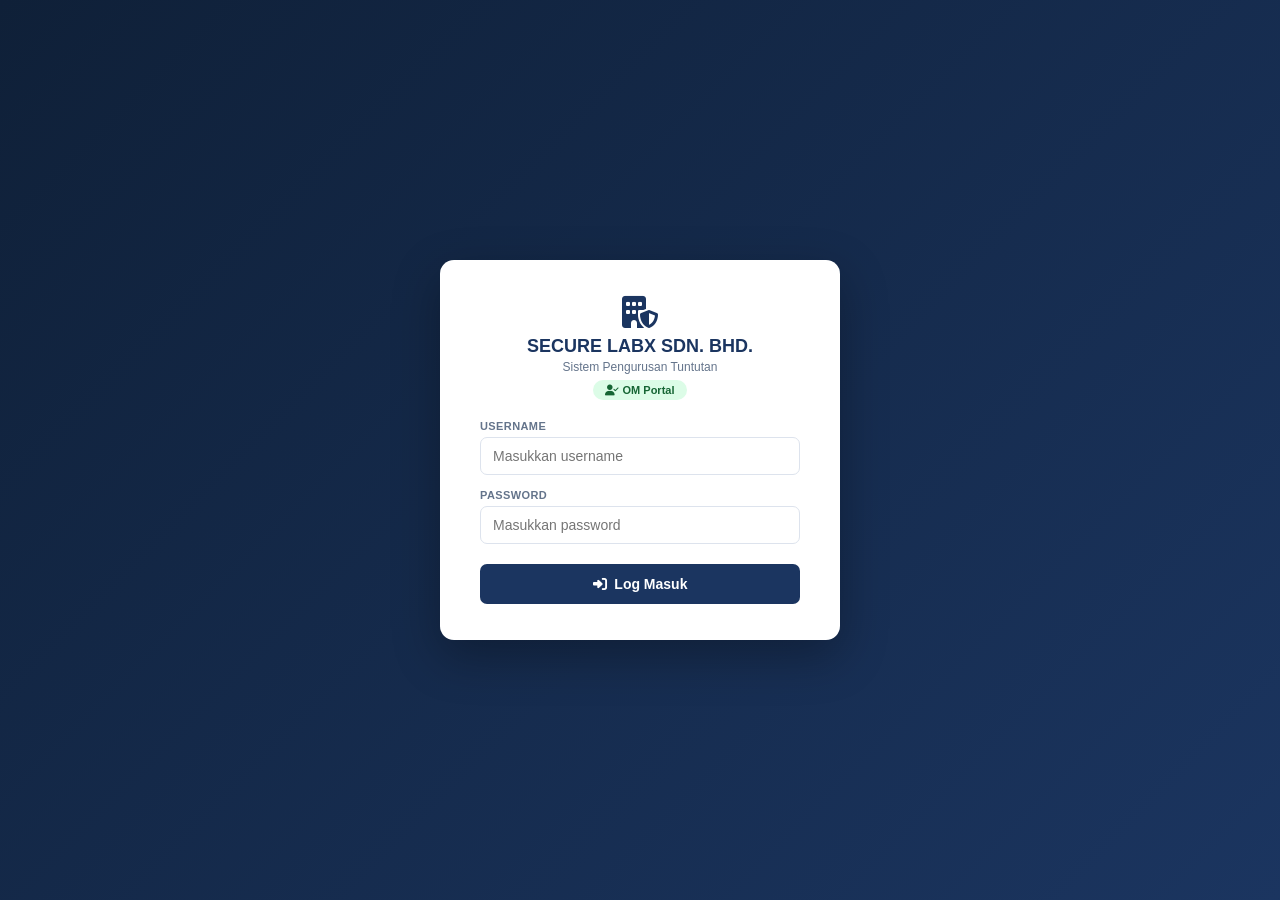
<file: claim_form/om.html>
<!DOCTYPE html>
<html lang="ms">
<head>
  <meta charset="UTF-8" />
  <meta name="viewport" content="width=device-width, initial-scale=1.0" />
  <title>SLX – OM Dashboard</title>
  <link rel="stylesheet" href="https://cdnjs.cloudflare.com/ajax/libs/font-awesome/6.5.0/css/all.min.css" />
  <style>
    :root{--navy:#1b3560;--navy-dark:#122444;--navy-light:#2a4a7f;--accent:#2563eb;--gold:#f59e0b;--success:#16a34a;--danger:#dc2626;--bg:#f0f4f8;--card:#fff;--border:#dde3ed;--text:#1e293b;--muted:#64748b;}
    *,*::before,*::after{box-sizing:border-box;margin:0;padding:0;}
    body{font-family:'Segoe UI',Arial,sans-serif;background:var(--bg);color:var(--text);font-size:14px;min-height:100vh;}

    .header{background:linear-gradient(135deg,#0f2038,#1b3560 60%,#1e4080);padding:18px 28px;display:flex;align-items:center;gap:14px;}
    .header h1{color:#fff;font-size:17px;font-weight:700;}
    .header p{color:rgba(255,255,255,.7);font-size:11px;margin-top:2px;}
    .header-right{margin-left:auto;display:flex;align-items:center;gap:10px;}
    .role-badge{background:#16a34a;color:#fff;padding:4px 12px;border-radius:20px;font-size:11px;font-weight:700;}
    .form-badge{background:rgba(255,255,255,.15);border:1px solid rgba(255,255,255,.25);color:#fff;padding:4px 12px;border-radius:20px;font-size:11px;font-weight:600;}

    .wrap{max-width:1200px;margin:22px auto;padding:0 16px;}

    .stats{display:grid;grid-template-columns:repeat(4,1fr);gap:12px;margin-bottom:20px;}
    .stat{background:var(--card);border:1px solid var(--border);border-radius:10px;padding:14px 16px;display:flex;align-items:center;gap:12px;box-shadow:0 1px 4px rgba(0,0,0,.05);}
    .stat-icon{width:40px;height:40px;border-radius:9px;display:flex;align-items:center;justify-content:center;font-size:16px;flex-shrink:0;}
    .stat-val{font-size:22px;font-weight:800;color:var(--navy);}
    .stat-lbl{font-size:10px;color:var(--muted);font-weight:600;text-transform:uppercase;letter-spacing:.3px;}

    .toolbar{display:flex;align-items:center;gap:8px;margin-bottom:12px;flex-wrap:wrap;}
    .tabs{display:flex;gap:5px;}
    .tab{padding:5px 12px;border-radius:20px;border:1.5px solid var(--border);background:#fff;font-size:12px;font-weight:600;cursor:pointer;color:var(--muted);transition:all .15s;}
    .tab.active,.tab:hover{background:var(--navy);color:#fff;border-color:var(--navy);}
    .ml-auto{margin-left:auto;}
    .btn{display:inline-flex;align-items:center;gap:6px;padding:8px 14px;border:none;border-radius:7px;font-size:12.5px;font-weight:700;cursor:pointer;transition:filter .15s;}
    .btn:hover{filter:brightness(1.07);}
    .btn-ghost{background:#f1f5f9;color:var(--text);border:1px solid var(--border);}
    .btn-lulus{background:var(--success);color:#fff;}
    .btn-tolak{background:var(--danger);color:#fff;}
    .btn-purple{background:#7c3aed;color:#fff;}
    .btn-navy{background:var(--navy);color:#fff;}

    .tcard{background:var(--card);border:1px solid var(--border);border-radius:10px;overflow:hidden;box-shadow:0 1px 5px rgba(0,0,0,.05);}
    table{width:100%;border-collapse:collapse;}
    thead th{background:var(--navy);color:#fff;padding:10px;font-size:12px;font-weight:600;text-align:left;white-space:nowrap;}
    thead th:first-child{padding-left:16px;}
    tbody tr{border-bottom:1px solid var(--border);cursor:pointer;transition:background .1s;}
    tbody tr:last-child{border-bottom:none;}
    tbody tr:hover{background:#eff6ff;}
    tbody td{padding:10px;font-size:13px;vertical-align:middle;}
    tbody td:first-child{padding-left:16px;}
    .empty{text-align:center;padding:36px;color:var(--muted);font-style:italic;}

    .badge{display:inline-block;padding:3px 9px;border-radius:20px;font-size:11px;font-weight:700;white-space:nowrap;}
    .b-pending{background:#dbeafe;color:#1e40af;}
    .b-lulus{background:#dcfce7;color:#166534;}
    .b-tolak{background:#fee2e2;color:#991b1b;}
    .b-done{background:#f1f5f9;color:#475569;}

    /* MODAL */
    .overlay{display:none;position:fixed;inset:0;background:rgba(0,0,0,.45);z-index:200;align-items:flex-start;justify-content:center;padding:24px 12px;overflow-y:auto;}
    .overlay.open{display:flex;}
    .modal{background:#fff;border-radius:12px;width:100%;max-width:880px;box-shadow:0 10px 40px rgba(0,0,0,.2);margin:auto;}
    .mhead{background:var(--navy);color:#fff;padding:15px 20px;border-radius:12px 12px 0 0;display:flex;align-items:center;justify-content:space-between;}
    .mhead h2{font-size:14px;}
    .xbtn{background:none;border:none;color:#fff;font-size:18px;cursor:pointer;}
    .mbody{padding:20px;}

    .igrid{display:grid;grid-template-columns:repeat(4,1fr);gap:10px 16px;margin-bottom:14px;}
    .irow .lbl{font-size:10px;font-weight:700;color:var(--muted);text-transform:uppercase;letter-spacing:.3px;}
    .irow .val{font-size:13px;color:var(--text);margin-top:2px;}

    .sec-title{font-size:12px;font-weight:700;color:var(--navy);text-transform:uppercase;letter-spacing:.4px;margin:14px 0 8px;display:flex;align-items:center;gap:7px;}
    .sec-title::after{content:'';flex:1;height:1px;background:var(--border);}

    .admin-note{background:#fef3c7;border-left:4px solid #f59e0b;border-radius:4px;padding:10px 12px;font-size:12.5px;margin-bottom:14px;}
    .admin-note strong{color:#78350f;}

    .itable{width:100%;border-collapse:collapse;font-size:12px;border:1px solid var(--border);border-radius:6px;overflow:hidden;}
    .itable th{background:var(--navy);color:#fff;padding:8px;text-align:left;}
    .itable td{border-top:1px solid var(--border);padding:7px 8px;vertical-align:top;}
    .itable tr:nth-child(even) td{background:#f8fafc;}
    .flink{color:var(--accent);text-decoration:none;font-size:11px;display:block;}
    .dlink{display:inline-flex;align-items:center;gap:6px;color:var(--accent);font-size:12px;font-weight:600;text-decoration:none;margin-bottom:10px;}

    /* DECISION BOX */
    .dbox{margin-top:14px;border:1.5px solid var(--border);border-radius:10px;overflow:hidden;}
    .dbox-title{background:#f8fafc;padding:12px 16px;font-size:12px;font-weight:700;color:var(--navy);text-transform:uppercase;border-bottom:1px solid var(--border);}
    .dbox-body{padding:16px;}
    .ffield{display:flex;flex-direction:column;gap:4px;margin-bottom:12px;}
    .ffield label{font-size:10px;font-weight:700;color:var(--muted);text-transform:uppercase;}
    .ffield textarea{padding:8px 10px;border:1.5px solid var(--border);border-radius:6px;font-size:12.5px;outline:none;width:100%;min-height:60px;resize:vertical;}
    .ffield textarea:focus{border-color:var(--accent);}
    .decision-btns{display:flex;gap:10px;flex-wrap:wrap;}
    .big-btn{padding:12px 24px;font-size:14px;border-radius:8px;border:none;font-weight:800;cursor:pointer;display:inline-flex;align-items:center;gap:8px;transition:all .15s;}
    .big-btn:hover{filter:brightness(1.08);transform:translateY(-1px);}
    .big-btn-lulus{background:#16a34a;color:#fff;}
    .big-btn-tolak{background:#dc2626;color:#fff;}

    .msg{display:none;padding:10px 13px;border-radius:7px;font-size:12.5px;font-weight:600;margin-top:10px;align-items:center;gap:7px;}
    .msg.show{display:flex;}
    .msg.ok{background:#dcfce7;color:#166534;border:1px solid #bbf7d0;}
    .msg.err{background:#fee2e2;color:#991b1b;border:1px solid #fecaca;}
    .msg.load{background:#eff6ff;color:#1e40af;border:1px solid #bfdbfe;}
    .spinner{width:13px;height:13px;border:2px solid currentColor;border-top-color:transparent;border-radius:50%;animation:spin .7s linear infinite;flex-shrink:0;}
    @keyframes spin{to{transform:rotate(360deg);}}
    @media(max-width:860px){.stats{grid-template-columns:1fr 1fr;}.igrid{grid-template-columns:1fr 1fr;}}

    /* LOGIN */
    .login-screen{position:fixed;inset:0;background:linear-gradient(135deg,#0f2038,#1b3560);z-index:999;display:flex;align-items:center;justify-content:center;padding:16px;}
    .login-screen.hidden{display:none;}
    .login-card{background:#fff;border-radius:14px;padding:36px 40px;width:100%;max-width:400px;box-shadow:0 16px 48px rgba(0,0,0,.3);}
    .login-logo{text-align:center;margin-bottom:20px;}
    .login-logo h2{color:#1b3560;font-size:18px;font-weight:800;margin-top:8px;}
    .login-logo p{color:#64748b;font-size:12px;margin-top:3px;}
    .login-badge{display:inline-block;background:#dcfce7;color:#166534;padding:4px 12px;border-radius:20px;font-size:11px;font-weight:700;margin-top:6px;}
    .lfield{margin-bottom:14px;}
    .lfield label{display:block;font-size:11px;font-weight:700;color:#64748b;text-transform:uppercase;letter-spacing:.4px;margin-bottom:5px;}
    .lfield input{width:100%;padding:10px 12px;border:1.5px solid #dde3ed;border-radius:7px;font-size:14px;outline:none;transition:border-color .15s;}
    .lfield input:focus{border-color:#2563eb;box-shadow:0 0 0 3px rgba(37,99,235,.1);}
    .login-btn{width:100%;padding:12px;background:#1b3560;color:#fff;border:none;border-radius:7px;font-size:14px;font-weight:700;cursor:pointer;margin-top:6px;transition:filter .15s;}
    .login-btn:hover{filter:brightness(1.1);}
    .login-err{display:none;background:#fee2e2;color:#991b1b;border:1px solid #fecaca;padding:9px 12px;border-radius:6px;font-size:12.5px;font-weight:600;margin-top:10px;text-align:center;}
    .login-err.show{display:block;}
    .logout-btn{background:rgba(255,255,255,.12);border:1px solid rgba(255,255,255,.25);color:#fff;padding:4px 12px;border-radius:20px;font-size:11px;font-weight:600;cursor:pointer;}
    .logout-btn:hover{background:rgba(255,255,255,.2);}
  </style>
</head>
<body>

<!-- LOGIN SCREEN -->
<div class="login-screen" id="loginScreen">
  <div class="login-card">
    <div class="login-logo">
      <i class="fa-solid fa-building-shield" style="font-size:32px;color:#1b3560"></i>
      <h2>SECURE LABX SDN. BHD.</h2>
      <p>Sistem Pengurusan Tuntutan</p>
      <span class="login-badge"><i class="fa-solid fa-user-check"></i> OM Portal</span>
    </div>
    <div class="lfield">
      <label>Username</label>
      <input type="text" id="loginUser" placeholder="Masukkan username" onkeydown="if(event.key==='Enter')doLogin()" />
    </div>
    <div class="lfield">
      <label>Password</label>
      <input type="password" id="loginPass" placeholder="Masukkan password" onkeydown="if(event.key==='Enter')doLogin()" />
    </div>
    <button class="login-btn" onclick="doLogin()"><i class="fa-solid fa-right-to-bracket"></i> &nbsp;Log Masuk</button>
    <div class="login-err" id="loginErr"></div>
  </div>
</div>

<div class="header">
  <div>
    <h1><i class="fa-solid fa-building-shield"></i> &nbsp;SECURE LABX SDN. BHD.</h1>
    <p>Sistem Pengurusan Tuntutan / Claim Management System</p>
  </div>
  <div class="header-right">
    <span class="role-badge"><i class="fa-solid fa-user-check"></i> Operations Manager</span>
    <span class="form-badge">FIN-007-F01</span>
    <button class="logout-btn" onclick="logout()"><i class="fa-solid fa-right-from-bracket"></i> Log Keluar</button>
  </div>
</div>

<div class="wrap">
  <div class="stats">
    <div class="stat">
      <div class="stat-icon" style="background:#dbeafe"><i class="fa-solid fa-inbox" style="color:#1e40af"></i></div>
      <div><div class="stat-val" id="s0">–</div><div class="stat-lbl">Pending Kelulusan</div></div>
    </div>
    <div class="stat">
      <div class="stat-icon" style="background:#dcfce7"><i class="fa-solid fa-thumbs-up" style="color:#16a34a"></i></div>
      <div><div class="stat-val" id="s1">–</div><div class="stat-lbl">Lulus</div></div>
    </div>
    <div class="stat">
      <div class="stat-icon" style="background:#fee2e2"><i class="fa-solid fa-thumbs-down" style="color:#dc2626"></i></div>
      <div><div class="stat-val" id="s2">–</div><div class="stat-lbl">Tolak</div></div>
    </div>
    <div class="stat">
      <div class="stat-icon" style="background:#fef3c7"><i class="fa-solid fa-coins" style="color:#92400e"></i></div>
      <div><div class="stat-val" id="s3">RM–</div><div class="stat-lbl">Jumlah Lulus</div></div>
    </div>
  </div>

  <div class="toolbar">
    <div class="tabs">
      <button class="tab active" onclick="setFilter('pending',this)">Pending Kelulusan</button>
      <button class="tab" onclick="setFilter('all',this)">Semua Rekod</button>
    </div>
    <div class="ml-auto" style="display:flex;gap:8px;">
      <button class="btn btn-ghost" onclick="load()"><i class="fa-solid fa-rotate-right"></i> Refresh</button>
    </div>
  </div>

  <div class="tcard">
    <table>
      <thead><tr>
        <th>No Claim</th><th>Tarikh</th><th>Nama Staff</th><th>Jabatan</th>
        <th>Jumlah (RM)</th><th>Catatan Admin</th><th>Keputusan OM</th><th>PDF</th><th></th>
      </tr></thead>
      <tbody id="tbody"><tr><td colspan="9" class="empty"><span class="spinner"></span> Memuatkan...</td></tr></tbody>
    </table>
  </div>
</div>

<!-- MODAL -->
<div class="overlay" id="ov" onclick="if(event.target===this)closeOv()">
  <div class="modal">
    <div class="mhead">
      <h2 id="mtitle">Butiran Claim</h2>
      <button class="xbtn" onclick="closeOv()"><i class="fa-solid fa-xmark"></i></button>
    </div>
    <div class="mbody" id="mbody"></div>
  </div>
</div>

<script>
const API = 'https://script.google.com/macros/s/AKfycbyoTtVdUZMeXbtLgf_WeiGejsieRRxPZzPXi2aCUdz3ynxv2Xs1dBuNKZ_5vj1mWH8R/exec';
let claims = [], filterMode = 'pending';

// ── AUTH ──
function checkAuth() {
  const session = sessionStorage.getItem('slx_om');
  if (session === 'true') { document.getElementById('loginScreen').classList.add('hidden'); load(); }
}

async function doLogin() {
  const u = document.getElementById('loginUser').value.trim();
  const p = document.getElementById('loginPass').value.trim();
  const err = document.getElementById('loginErr');
  err.classList.remove('show');
  if (!u || !p) { err.textContent = 'Sila isi username dan password.'; err.classList.add('show'); return; }
  const btn = document.querySelector('.login-btn');
  btn.innerHTML = '<span class="spinner"></span> Mengesahkan...'; btn.disabled = true;
  try {
    const d = await (await fetch(`${API}?action=login&username=${encodeURIComponent(u)}&password=${encodeURIComponent(p)}&role=om`)).json();
    if (d.success) {
      sessionStorage.setItem('slx_om', 'true');
      document.getElementById('loginScreen').classList.add('hidden');
      load();
    } else {
      err.textContent = d.error || 'Login gagal.'; err.classList.add('show');
    }
  } catch { err.textContent = 'Gagal sambung ke server.'; err.classList.add('show'); }
  btn.innerHTML = '<i class="fa-solid fa-right-to-bracket"></i> &nbsp;Log Masuk'; btn.disabled = false;
}

function logout() {
  sessionStorage.removeItem('slx_om');
  document.getElementById('loginScreen').classList.remove('hidden');
  document.getElementById('loginUser').value = '';
  document.getElementById('loginPass').value = '';
  claims = [];
}

async function load() {
  document.getElementById('tbody').innerHTML = '<tr><td colspan="8" class="empty"><span class="spinner"></span> Memuatkan...</td></tr>';
  try {
    // Load all OM-related claims
    const [pendingRes, allRes] = await Promise.all([
      fetch(API + '?action=getClaims&role=om').then(r => r.json()),
      fetch(API + '?action=getClaims&role=all').then(r => r.json())
    ]);
    const allClaims = allRes.claims || [];
    const pending = pendingRes.claims || [];
    const decided = allClaims.filter(c => c.keputusanOM === 'Lulus' || c.keputusanOM === 'Tolak');
    claims = [...pending, ...decided.filter(d => !pending.find(p => p.noClaim === d.noClaim))];
    stats(pending, decided);
    render();
  } catch { document.getElementById('tbody').innerHTML = '<tr><td colspan="8" class="empty" style="color:#dc2626">Gagal muatkan data.</td></tr>'; }
}

function stats(pending, decided) {
  const lulus = decided.filter(c => c.keputusanOM === 'Lulus');
  const tolak = decided.filter(c => c.keputusanOM === 'Tolak');
  const total = lulus.reduce((s, c) => s + Number(c.jumlah || 0), 0);
  document.getElementById('s0').textContent = pending.length;
  document.getElementById('s1').textContent = lulus.length;
  document.getElementById('s2').textContent = tolak.length;
  document.getElementById('s3').textContent = 'RM ' + total.toFixed(2);
}

function setFilter(f, btn) {
  filterMode = f;
  document.querySelectorAll('.tab').forEach(t => t.classList.remove('active'));
  btn.classList.add('active');
  render();
}

function render() {
  let rows = [...claims];
  if (filterMode === 'pending') rows = rows.filter(c => c.keputusanOM === 'Pending OM' || !c.keputusanOM);
  const tb = document.getElementById('tbody');
  if (!rows.length) { tb.innerHTML = '<tr><td colspan="9" class="empty">Tiada rekod pending.</td></tr>'; return; }
  tb.innerHTML = rows.map(c => `<tr onclick="openClaim('${c.noClaim}')">
    <td><strong>${c.noClaim}</strong></td>
    <td>${c.tarikhPermohonan}</td>
    <td>${c.nama}<br><small style="color:#64748b">${c.staffId}</small></td>
    <td>${c.jabatan}</td>
    <td style="font-weight:700;color:#1b3560">RM ${c.jumlah}</td>
    <td style="font-size:12px;max-width:180px">${c.catatanAdmin || '–'}</td>
    <td>${badge(c)}</td>
    <td>${c.pdfLink ? `<a href="${c.pdfLink}" target="_blank" onclick="event.stopPropagation()" style="color:#7c3aed;font-size:18px;" title="Buka PDF"><i class="fa-solid fa-file-pdf"></i></a>` : '<span style="color:#cbd5e1;font-size:13px">–</span>'}</td>
    <td><button class="btn btn-ghost" style="padding:4px 10px;font-size:11px" onclick="event.stopPropagation();openClaim('${c.noClaim}')"><i class="fa-solid fa-gavel"></i> Semak</button></td>
  </tr>`).join('');
}

function badge(c) {
  if (c.keputusanOM === 'Lulus') return '<span class="badge b-lulus"><i class="fa-solid fa-check"></i> Lulus</span>';
  if (c.keputusanOM === 'Tolak') return '<span class="badge b-tolak"><i class="fa-solid fa-xmark"></i> Tolak</span>';
  return '<span class="badge b-pending"><i class="fa-solid fa-clock"></i> Pending OM</span>';
}

async function openClaim(no) {
  document.getElementById('mtitle').textContent = 'Kelulusan OM – ' + no;
  document.getElementById('mbody').innerHTML = '<div style="text-align:center;padding:30px"><span class="spinner"></span></div>';
  document.getElementById('ov').classList.add('open');
  try {
    const d = await (await fetch(API + '?action=getClaimDetails&noClaim=' + encodeURIComponent(no))).json();
    if (!d.success) throw new Error(d.error);
    drawModal(d.claim);
  } catch (e) { document.getElementById('mbody').innerHTML = '<p style="color:#dc2626;padding:16px">Ralat: ' + e.message + '</p>'; }
}

function drawModal(c) {
  const decided = c.keputusanOM === 'Lulus' || c.keputusanOM === 'Tolak';
  const items = (c.items || []).map(item => `<tr>
    <td>${item.bil}</td><td>${item.tarikh}</td><td>${item.kategori}</td>
    <td>${item.keterangan || '–'}</td><td>${item.noResit || '–'}</td>
    <td>${item.kategori === 'Mileage' ? item.km + ' km' : '–'}</td>
    <td style="font-weight:700">RM ${item.jumlah}</td>
    <td>${(item.fileLinks || '').split('\n').filter(Boolean).map((l,i)=>`<a class="flink" href="${l}" target="_blank">Fail ${i+1}</a>`).join('') || '–'}</td>
  </tr>`).join('');

  const decisionSection = decided ? `
    <div class="dbox">
      <div class="dbox-title"><i class="fa-solid fa-check-circle"></i> Keputusan OM Telah Direkodkan</div>
      <div class="dbox-body">
        <div class="igrid" style="grid-template-columns:1fr 1fr 1fr;">
          <div class="irow"><div class="lbl">Keputusan</div><div class="val">${badge(c)}</div></div>
          <div class="irow"><div class="lbl">Tarikh Keputusan</div><div class="val">${c.tarikhOM || '–'}</div></div>
          <div class="irow"><div class="lbl">Catatan OM</div><div class="val">${c.catatanOM || '–'}</div></div>
        </div>
        <div style="display:flex;gap:8px;margin-top:12px;flex-wrap:wrap;">
          <button class="btn btn-purple" onclick="genPDF('${c.noClaim}')"><i class="fa-solid fa-file-pdf"></i> Jana PDF</button>
          ${c.pdfLink ? `<a class="btn" style="background:#16a34a;color:#fff" href="${c.pdfLink}" target="_blank"><i class="fa-solid fa-download"></i> Muat Turun PDF</a>` : ''}
          <button class="btn btn-ghost" onclick="closeOv()">Tutup</button>
        </div>
        <div class="msg" id="dmsg"></div>
      </div>
    </div>` : `
    <div class="dbox">
      <div class="dbox-title"><i class="fa-solid fa-gavel"></i> Keputusan OM</div>
      <div class="dbox-body">
        <div class="ffield">
          <label>Catatan / Alasan Keputusan</label>
          <textarea id="omCatatan" placeholder="Masukkan catatan atau alasan keputusan anda..."></textarea>
        </div>
        <div class="decision-btns">
          <button class="big-btn big-btn-lulus" onclick="decide('${c.noClaim}','Lulus')">
            <i class="fa-solid fa-thumbs-up"></i> LULUS
          </button>
          <button class="big-btn big-btn-tolak" onclick="decide('${c.noClaim}','Tolak')">
            <i class="fa-solid fa-thumbs-down"></i> TOLAK
          </button>
          <button class="btn btn-purple" onclick="genPDF('${c.noClaim}')"><i class="fa-solid fa-file-pdf"></i> Jana PDF</button>
          <button class="btn btn-ghost" onclick="closeOv()">Batal</button>
        </div>
        <div class="msg" id="dmsg"></div>
      </div>
    </div>`;

  document.getElementById('mbody').innerHTML = `
    <div class="igrid">
      <div class="irow"><div class="lbl">No Claim</div><div class="val" style="font-weight:800">${c.noClaim}</div></div>
      <div class="irow"><div class="lbl">Tarikh</div><div class="val">${c.tarikhPermohonan}</div></div>
      <div class="irow"><div class="lbl">Staff ID</div><div class="val">${c.staffId}</div></div>
      <div class="irow"><div class="lbl">Nama</div><div class="val">${c.nama}</div></div>
      <div class="irow"><div class="lbl">Jabatan</div><div class="val">${c.jabatan}</div></div>
      <div class="irow"><div class="lbl">Jawatan</div><div class="val">${c.jawatan}</div></div>
      <div class="irow"><div class="lbl">Email</div><div class="val">${c.email}</div></div>
      <div class="irow"><div class="lbl">Jumlah Tuntutan</div><div class="val" style="font-size:18px;font-weight:800;color:#1b3560">RM ${c.jumlah}</div></div>
      <div class="irow"><div class="lbl">PDF Tuntutan</div><div class="val">${c.pdfLink ? `<a href="${c.pdfLink}" target="_blank" style="color:#7c3aed;font-weight:700;font-size:12px;display:inline-flex;align-items:center;gap:5px;"><i class="fa-solid fa-file-pdf"></i> Buka / Muat Turun PDF</a>` : '<span style="color:#94a3b8;font-size:12px">Belum dijana</span>'}</div></div>
    </div>
    ${c.catatanAdmin ? `<div class="admin-note"><strong>Catatan Admin:</strong> ${c.catatanAdmin}</div>` : ''}
    ${c.folderUrl ? `<a class="dlink" href="${c.folderUrl}" target="_blank"><i class="fa-brands fa-google-drive"></i> Buka Folder Dokumen Google Drive</a>` : ''}
    <div class="sec-title"><i class="fa-solid fa-list-check"></i> Butiran Item Tuntutan</div>
    <table class="itable">
      <thead><tr><th>Bil</th><th>Tarikh</th><th>Kategori</th><th>Keterangan</th><th>No Resit</th><th>KM</th><th>Jumlah</th><th>Dokumen</th></tr></thead>
      <tbody>${items || '<tr><td colspan="8" style="text-align:center;padding:12px;color:#64748b">Tiada item.</td></tr>'}</tbody>
    </table>
    ${decisionSection}`;
}

async function decide(no, keputusan) {
  const catatan = (document.getElementById('omCatatan') || {}).value || '';
  const m = document.getElementById('dmsg');
  showMsg(m, 'load', 'Merekodkan keputusan...');
  try {
    const d = await (await fetch(`${API}?action=omDecision&noClaim=${encodeURIComponent(no)}&keputusan=${encodeURIComponent(keputusan)}&catatan=${encodeURIComponent(catatan)}`)).json();
    if (!d.success) throw new Error(d.error);
    showMsg(m, 'ok', (keputusan === 'Lulus' ? '✓ Claim LULUS berjaya direkodkan!' : '✓ Claim DITOLAK berjaya direkodkan.'));
    setTimeout(() => { closeOv(); load(); }, 1600);
  } catch (e) { showMsg(m, 'err', '✗ ' + e.message); }
}

async function genPDF(no) {
  const m = document.getElementById('dmsg');
  showMsg(m, 'load', 'Menjana PDF... sila tunggu ~20 saat');
  try {
    const d = await (await fetch(`${API}?action=generatePDF&noClaim=${encodeURIComponent(no)}`)).json();
    if (!d.success) throw new Error(d.error);
    showMsg(m, 'ok', '✓ PDF berjaya! <a href="' + d.pdfUrl + '" target="_blank" style="margin-left:8px;color:#166534;font-weight:800">Buka PDF</a>');
  } catch (e) { showMsg(m, 'err', '✗ ' + e.message); }
}

function showMsg(el, t, html) {
  el.className = 'msg show ' + (t === 'ok' ? 'ok' : t === 'load' ? 'load' : 'err');
  el.innerHTML = (t === 'load' ? '<span class="spinner"></span> ' : '') + html;
}

function closeOv() { document.getElementById('ov').classList.remove('open'); }

checkAuth();
</script>
</body>
</html>
</file>
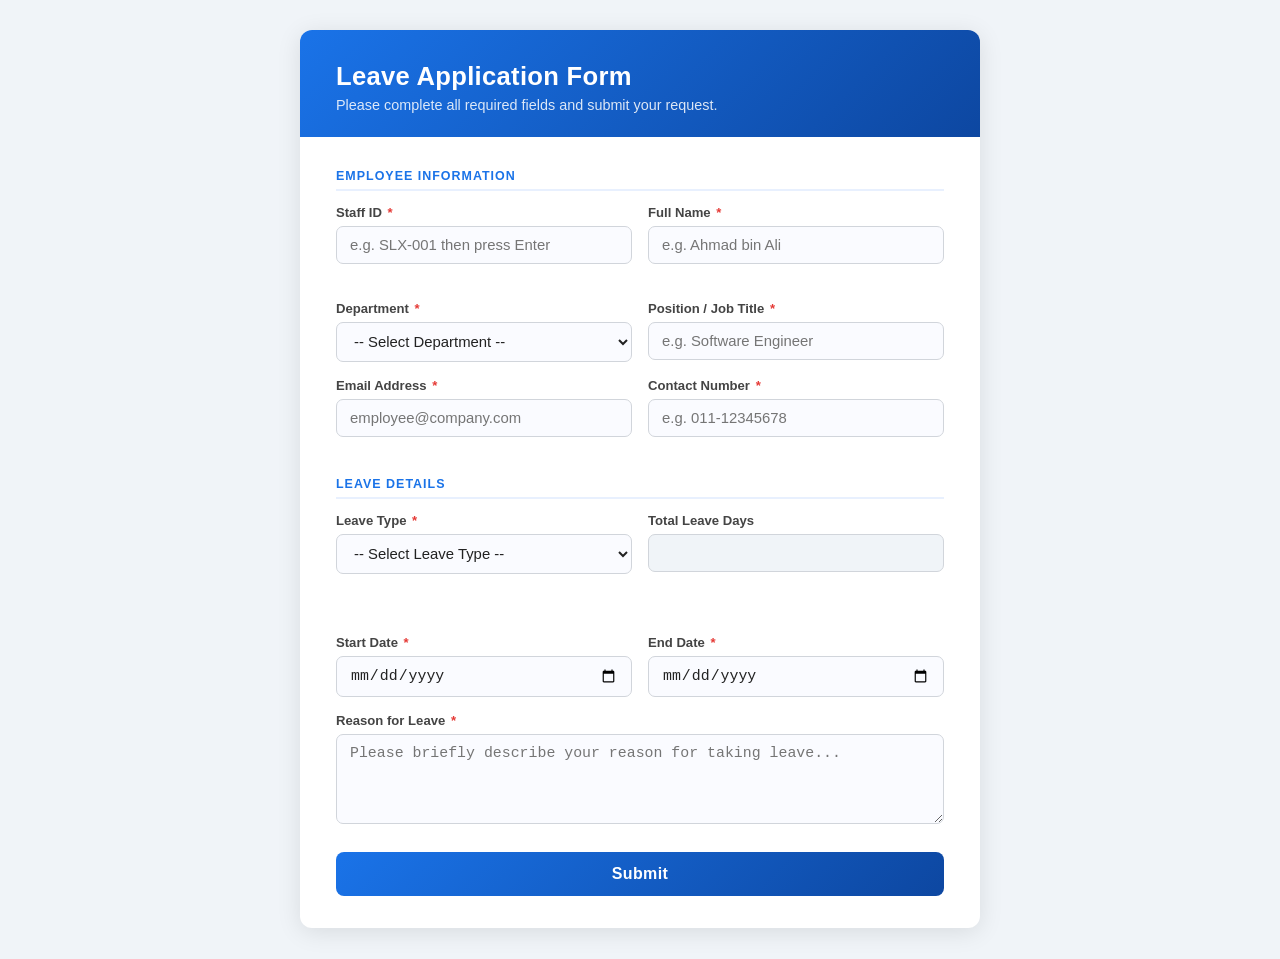
<file: leave_form/leave_form.html>
<!DOCTYPE html>
<html lang="en">
<head>
  <meta charset="UTF-8" />
  <meta name="viewport" content="width=device-width, initial-scale=1.0" />
  <title>Leave Application Form</title>
  <style>
    * {
      box-sizing: border-box;
      margin: 0;
      padding: 0;
    }

    body {
      font-family: 'Segoe UI', Tahoma, Geneva, Verdana, sans-serif;
      background: #f0f4f8;
      min-height: 100vh;
      display: flex;
      align-items: flex-start;
      justify-content: center;
      padding: 30px 16px;
    }

    .container {
      background: #fff;
      border-radius: 12px;
      box-shadow: 0 4px 24px rgba(0,0,0,0.10);
      max-width: 680px;
      width: 100%;
      overflow: hidden;
    }

    .header {
      background: linear-gradient(135deg, #1a73e8 0%, #0d47a1 100%);
      color: #fff;
      padding: 32px 36px 24px;
    }

    .header h1 {
      font-size: 1.6rem;
      font-weight: 700;
      letter-spacing: 0.3px;
    }

    .header p {
      margin-top: 6px;
      font-size: 0.9rem;
      opacity: 0.85;
    }

    .form-body {
      padding: 32px 36px;
    }

    .section-title {
      font-size: 0.78rem;
      font-weight: 700;
      text-transform: uppercase;
      letter-spacing: 1px;
      color: #1a73e8;
      margin: 24px 0 14px;
      padding-bottom: 6px;
      border-bottom: 2px solid #e8f0fe;
    }

    .section-title:first-child {
      margin-top: 0;
    }

    .form-row {
      display: grid;
      grid-template-columns: 1fr 1fr;
      gap: 16px;
    }

    .form-group {
      display: flex;
      flex-direction: column;
      margin-bottom: 16px;
    }

    .form-group.full {
      grid-column: 1 / -1;
    }

    label {
      font-size: 0.82rem;
      font-weight: 600;
      color: #444;
      margin-bottom: 6px;
    }

    label .required {
      color: #e53935;
      margin-left: 2px;
    }

    input[type="text"],
    input[type="email"],
    input[type="date"],
    input[type="tel"],
    input[type="number"],
    select,
    textarea {
      padding: 10px 13px;
      border: 1.5px solid #d1d5db;
      border-radius: 7px;
      font-size: 0.93rem;
      color: #222;
      transition: border-color 0.2s, box-shadow 0.2s;
      background: #fafbff;
      outline: none;
    }

    input:focus,
    select:focus,
    textarea:focus {
      border-color: #1a73e8;
      box-shadow: 0 0 0 3px rgba(26,115,232,0.12);
      background: #fff;
    }

    textarea {
      resize: vertical;
      min-height: 90px;
    }

    .days-display {
      margin-top: 6px;
      font-size: 0.82rem;
      color: #1a73e8;
      font-weight: 600;
      min-height: 18px;
    }

    #entitlementNote {
      margin-top: 6px;
      font-size: 0.79rem;
      font-weight: 600;
      min-height: 18px;
    }

    #entitlementNote.info  { color: #1a73e8; }
    #entitlementNote.fixed { color: #2e7d32; }
    #entitlementNote.warn  { color: #e65100; }

    #remainingBalance {
      margin-top: 5px;
      font-size: 0.82rem;
      font-weight: 700;
      min-height: 18px;
      color: #2e7d32;
    }

    #remainingBalance.low  { color: #e65100; }
    #remainingBalance.none { color: #c62828; }

    #staffLookupStatus {
      margin-top: 5px;
      font-size: 0.8rem;
      font-weight: 600;
      min-height: 16px;
    }

    #staffLookupStatus.loading { color: #888; }
    #staffLookupStatus.success { color: #2e7d32; }
    #staffLookupStatus.error   { color: #c62828; }

    .autofilled {
      background: #e8f5e9 !important;
      border-color: #66bb6a !important;
    }

    .btn-submit {
      display: block;
      width: 100%;
      padding: 13px;
      background: linear-gradient(135deg, #1a73e8 0%, #0d47a1 100%);
      color: #fff;
      border: none;
      border-radius: 8px;
      font-size: 1rem;
      font-weight: 700;
      cursor: pointer;
      margin-top: 28px;
      letter-spacing: 0.4px;
      transition: opacity 0.2s, transform 0.1s;
    }

    .btn-submit:hover {
      opacity: 0.92;
    }

    .btn-submit:active {
      transform: scale(0.99);
    }

    .btn-submit:disabled {
      opacity: 0.6;
      cursor: not-allowed;
    }

    #otherLeaveGroup {
      display: none;
      margin-top: 12px;
    }

    #otherLeaveGroup.visible {
      display: flex;
    }

    /* Half day */
    .half-day-row {
      display: none;
      align-items: center;
      gap: 10px;
      margin-bottom: 14px;
    }

    .half-day-row.visible {
      display: flex;
    }

    .half-day-row input[type="checkbox"] {
      width: 17px;
      height: 17px;
      accent-color: #1a73e8;
      cursor: pointer;
      flex-shrink: 0;
    }

    .half-day-row label {
      margin: 0;
      font-size: 0.9rem;
      font-weight: 600;
      color: #333;
      cursor: pointer;
    }

    #sessionGroup {
      display: none;
      margin-bottom: 16px;
    }

    #sessionGroup.visible {
      display: flex;
      flex-direction: column;
    }

    .session-options {
      display: flex;
      gap: 24px;
      margin-top: 8px;
    }

    .session-options label {
      display: flex;
      align-items: center;
      gap: 7px;
      font-size: 0.9rem;
      font-weight: 500;
      color: #333;
      cursor: pointer;
    }

    .session-options input[type="radio"] {
      width: 16px;
      height: 16px;
      accent-color: #1a73e8;
      cursor: pointer;
    }

    /* Compassionate Leave sub-options */
    #compassionateGroup {
      display: none;
      margin-bottom: 16px;
    }

    #compassionateGroup.visible {
      display: flex;
      flex-direction: column;
    }

    .compassionate-options {
      display: flex;
      flex-direction: column;
      gap: 10px;
      margin-top: 8px;
    }

    .compassionate-options label {
      display: flex;
      align-items: center;
      gap: 9px;
      font-size: 0.9rem;
      font-weight: 500;
      color: #333;
      cursor: pointer;
    }

    .compassionate-options .badge {
      display: inline-block;
      font-size: 0.74rem;
      font-weight: 700;
      background: #e8f0fe;
      color: #1a73e8;
      border-radius: 20px;
      padding: 1px 9px;
      margin-left: 4px;
    }

    .compassionate-options input[type="radio"] {
      width: 16px;
      height: 16px;
      accent-color: #1a73e8;
      cursor: pointer;
      flex-shrink: 0;
    }

    /* Toast notification */
    #toast {
      display: none;
      position: fixed;
      top: 24px;
      left: 50%;
      transform: translateX(-50%);
      padding: 14px 28px;
      border-radius: 8px;
      font-size: 0.93rem;
      font-weight: 600;
      z-index: 9999;
      box-shadow: 0 4px 16px rgba(0,0,0,0.18);
      min-width: 280px;
      text-align: center;
      animation: slideDown 0.3s ease;
    }

    #toast.success {
      background: #e6f4ea;
      color: #1e7e34;
      border: 1.5px solid #a8d5b5;
    }

    #toast.error {
      background: #fdecea;
      color: #c62828;
      border: 1.5px solid #f5c6cb;
    }

    @keyframes slideDown {
      from { top: 0; opacity: 0; }
      to   { top: 24px; opacity: 1; }
    }

    .spinner {
      display: inline-block;
      width: 16px;
      height: 16px;
      border: 2.5px solid rgba(255,255,255,0.4);
      border-top-color: #fff;
      border-radius: 50%;
      animation: spin 0.7s linear infinite;
      vertical-align: middle;
      margin-right: 8px;
    }

    @keyframes spin {
      to { transform: rotate(360deg); }
    }

    @media (max-width: 520px) {
      .form-row { grid-template-columns: 1fr; }
      .form-body { padding: 24px 18px; }
      .header { padding: 24px 18px 18px; }
    }

    /* Upload section */
    .upload-area {
      border: 2px dashed #d1d5db;
      border-radius: 7px;
      padding: 14px 16px;
      background: #fafbff;
      transition: border-color 0.2s;
    }
    .upload-area.error-border { border-color: #e53935 !important; }
    .upload-area input[type="file"] {
      width: 100%;
      font-size: 0.9rem;
      cursor: pointer;
      border: none;
      background: transparent;
      padding: 4px 0;
      outline: none;
    }
    .upload-hint { font-size: 0.78rem; color: #888; margin-top: 6px; }
    #uploadStatus { margin-top: 6px; font-size: 0.82rem; font-weight: 600; min-height: 16px; }
    #uploadStatus.success { color: #2e7d32; }
    #uploadStatus.error   { color: #c62828; }

    /* Modal */
    #printModal {
      display: none;
      position: fixed;
      inset: 0;
      background: rgba(0,0,0,0.55);
      z-index: 10000;
      align-items: flex-start;
      justify-content: center;
      padding: 30px 16px;
      overflow-y: auto;
    }
    #printModal.visible { display: flex; }
    .modal-card {
      background: #fff;
      border-radius: 10px;
      max-width: 620px;
      width: 100%;
      padding: 36px;
      box-shadow: 0 8px 40px rgba(0,0,0,0.22);
    }
    .modal-actions { display: flex; gap: 12px; margin-top: 28px; }
.btn-close-modal {
      flex: 1; padding: 11px; background: #f0f4f8; color: #444;
      border: 1.5px solid #d1d5db; border-radius: 7px;
      font-size: 0.95rem; font-weight: 600; cursor: pointer;
    }
    .btn-close-modal:hover { background: #e2e8f0; }

    /* Print slip */
    .slip-header { text-align: center; border-bottom: 2px solid #1a73e8; padding-bottom: 14px; margin-bottom: 18px; }
    .slip-header h2 { font-size: 1.05rem; font-weight: 700; color: #0d47a1; text-transform: uppercase; letter-spacing: 0.5px; }
    .slip-header p  { font-size: 0.82rem; color: #555; margin-top: 3px; }
    .slip-section   { margin-bottom: 14px; }
    .slip-section-title {
      font-size: 0.71rem; font-weight: 700; text-transform: uppercase;
      letter-spacing: 1px; color: #1a73e8;
      border-bottom: 1px solid #e8f0fe; padding-bottom: 4px; margin-bottom: 9px;
    }
    .slip-row { display: flex; font-size: 0.86rem; margin-bottom: 5px; line-height: 1.4; }
    .slip-label { width: 145px; flex-shrink: 0; color: #555; font-weight: 600; }
    .slip-value { color: #222; word-break: break-word; flex: 1; }
    .slip-value a { color: #1a73e8; }
    .slip-status {
      text-align: center; font-size: 0.88rem; font-weight: 700;
      color: #e65100; border: 1.5px solid #e65100;
      border-radius: 6px; padding: 6px 12px; margin: 14px 0;
    }
    .slip-signatures {
      display: grid; grid-template-columns: 1fr 1fr;
      gap: 14px; margin-top: 18px;
      border-top: 1px solid #e0e0e0; padding-top: 14px;
    }
    .sig-box { font-size: 0.76rem; color: #555; }
    .sig-line { border-bottom: 1px solid #999; height: 28px; margin-bottom: 5px; }
    .sig-filled { border-bottom: 1px solid #999; padding-bottom: 4px; margin-bottom: 5px; font-size: 0.82rem; font-weight: 600; color: #222; min-height: 28px; }

  </style>
</head>
<body>

<div class="container">
  <div class="header">
    <h1>Leave Application Form</h1>
    <p>Please complete all required fields and submit your request.</p>
  </div>

  <div class="form-body">
    <form id="leaveForm" novalidate>

      <!-- Employee Information -->
      <div class="section-title">Employee Information</div>

      <div class="form-row">
        <div class="form-group">
          <label for="employeeId">Staff ID <span class="required">*</span></label>
          <input type="text" id="employeeId" name="employeeId" placeholder="e.g. SLX-001 then press Enter"
            pattern="SLX-\d{3,}" title="Staff ID must follow the format SLX-001" required />
          <div id="staffLookupStatus"></div>
        </div>
        <div class="form-group">
          <label for="employeeName">Full Name <span class="required">*</span></label>
          <input type="text" id="employeeName" name="employeeName" placeholder="e.g. Ahmad bin Ali" required />
        </div>
      </div>

      <div class="form-row">
        <div class="form-group">
          <label for="department">Department <span class="required">*</span></label>
          <select id="department" name="department" required>
            <option value="">-- Select Department --</option>
            <option>Administration</option>
            <option>Finance</option>
            <option>Human Resources</option>
            <option>Information Technology</option>
            <option>Marketing</option>
            <option>Operations</option>
            <option>Sales</option>
            <option>Other</option>
          </select>
        </div>
        <div class="form-group">
          <label for="position">Position / Job Title <span class="required">*</span></label>
          <input type="text" id="position" name="position" placeholder="e.g. Software Engineer" required />
        </div>
      </div>


      <!-- Shown only when Position = Intern; value loaded from Google Sheet -->
      <div class="form-row" id="internInfoRow" style="display:none;">
        <div class="form-group">
          <label for="internDurationDisplay">Internship Duration</label>
          <input type="text" id="internDurationDisplay" name="internDuration" readonly
            placeholder="Auto-filled from system..."
            style="background:#f0f4f8; color:#555;" />
        </div>
      </div>

      <div class="form-row">
        <div class="form-group">
          <label for="email">Email Address <span class="required">*</span></label>
          <input type="email" id="email" name="email" placeholder="employee@company.com" required />
        </div>
        <div class="form-group">
          <label for="phone">Contact Number <span class="required">*</span></label>
          <input type="tel" id="phone" name="phone" placeholder="e.g. 011-12345678" required />
        </div>
      </div>

      <!-- Leave Details -->
      <div class="section-title">Leave Details</div>

      <div class="form-row">
        <div class="form-group">
          <label for="leaveType">Leave Type <span class="required">*</span></label>
          <select id="leaveType" name="leaveType" required>
            <option value="">-- Select Leave Type --</option>
            <option>Annual Leave</option>
            <option>Medical Leave</option>
            <option>Maternity Leave</option>
            <option>Paternity Leave</option>
            <option>Compassionate Leave</option>
            <option>Emergency Leave</option>
            <option>Unpaid Leave</option>
            <option>Other</option>
          </select>
          <div id="entitlementNote"></div>
        </div>
        <div class="form-group" id="otherLeaveGroup">
          <label for="otherLeaveType">Please specify <span class="required">*</span></label>
          <input type="text" id="otherLeaveType" name="otherLeaveType" placeholder="Enter leave type..." />
        </div>
        <div class="form-group">
          <label for="totalDays">Total Leave Days</label>
          <input type="number" id="totalDays" name="totalDays" min="0.5" step="0.5" readonly
            style="background:#f0f4f8; color:#555;" />
          <div class="days-display" id="daysDisplay"></div>
          <div id="remainingBalance"></div>
        </div>
      </div>

      <div class="form-row">
        <div class="form-group">
          <label for="startDate">Start Date <span class="required">*</span></label>
          <input type="date" id="startDate" name="startDate" required />
        </div>
        <div class="form-group">
          <label for="endDate">End Date <span class="required">*</span></label>
          <input type="date" id="endDate" name="endDate" required />
        </div>
      </div>

      <!-- Compassionate Leave sub-options -->
      <div class="form-group" id="compassionateGroup">
        <label>Family Relation <span class="required">*</span></label>
        <div class="compassionate-options">
          <label>
            <input type="radio" name="compassionateType" value="Extended Family" />
            Extended Family <span class="badge">1 day</span>
          </label>
          <label>
            <input type="radio" name="compassionateType" value="Immediate Family" />
            Immediate Family <span class="badge">2 days</span>
          </label>
        </div>
      </div>

      <!-- Half Day -->
      <div class="half-day-row">
        <input type="checkbox" id="halfDay" name="halfDay" />
        <label for="halfDay">Half Day Leave</label>
      </div>

      <div class="form-group" id="sessionGroup">
        <label>Session <span class="required">*</span></label>
        <div class="session-options">
          <label><input type="radio" name="session" value="Morning" checked /> Morning</label>
          <label><input type="radio" name="session" value="Afternoon" /> Afternoon</label>
        </div>
      </div>

      <div class="form-group full">
        <label for="reason">Reason for Leave <span class="required">*</span></label>
        <textarea id="reason" name="reason" placeholder="Please briefly describe your reason for taking leave..." required></textarea>
      </div>

      <!-- Supporting Document Upload -->
      <div class="form-group full" id="uploadGroup" style="display:none;">
        <label for="supportingDoc">Supporting Document <span class="required">*</span></label>
        <div class="upload-area" id="uploadArea">
          <input type="file" id="supportingDoc" accept=".pdf" />
          <p class="upload-hint">Accepted format: PDF only &middot; Max file size: 10 MB</p>
          <div id="uploadStatus"></div>
        </div>
      </div>

      <button type="submit" class="btn-submit" id="submitBtn">Submit</button>
    </form>
  </div>
</div>

<!-- Toast -->
<div id="toast"></div>

<!-- Print Modal -->
<div id="printModal">
  <div class="modal-card">
    <div id="printSlip"></div>
    <div class="modal-actions">
      <button class="btn-close-modal" id="closeModalBtn" style="flex:1;">Close</button>
    </div>
  </div>
</div>

<script>
  // -------------------------------------------------------
  // IMPORTANT: Replace this URL after deploying the
  // Google Apps Script Web App (see Code.gs instructions).
  // -------------------------------------------------------
  const SCRIPT_URL = "https://script.google.com/macros/s/AKfycbxUs2PEK4_zObDNu_2NOMLYcZAsbArmU12AJgd3-hWpQ4AhK2HwWP7vC0EVg0eZShJEKA/exec";

  // Show/hide "Other" leave type text box
  const leaveTypeEl     = document.getElementById("leaveType");
  const otherLeaveGroup = document.getElementById("otherLeaveGroup");
  const otherLeaveInput = document.getElementById("otherLeaveType");
  const positionEl      = document.getElementById("position");

  const staffLookupStatus = document.getElementById("staffLookupStatus");
  const autoFilledFields  = ["employeeName","department","position","email","phone"];

  function setAutoFilled(filled) {
    autoFilledFields.forEach(id => {
      const el = document.getElementById(id);
      if (filled) el.classList.add("autofilled");
      else el.classList.remove("autofilled");
    });
  }

  async function fetchEmployeeInfo() {
    const staffId = document.getElementById("employeeId").value.trim();
    if (!staffId) return;

    if (SCRIPT_URL === "YOUR_GOOGLE_APPS_SCRIPT_WEB_APP_URL_HERE") return;

    staffLookupStatus.textContent = "Looking up staff...";
    staffLookupStatus.className   = "loading";

    try {
      const url  = `${SCRIPT_URL}?action=getEmployee&staffId=${encodeURIComponent(staffId)}`;
      const resp = await fetch(url);
      const data = await resp.json();

      if (data.status === "not_found") {
        staffLookupStatus.textContent = "Staff ID not found.";
        staffLookupStatus.className   = "error";
        setAutoFilled(false);
        return;
      }

      if (data.status !== "success") {
        staffLookupStatus.textContent = "Lookup failed. Please fill in manually.";
        staffLookupStatus.className   = "error";
        return;
      }

      // Populate form fields
      document.getElementById("employeeName").value = data.employeeName;
      document.getElementById("email").value        = data.email;
      document.getElementById("phone").value        = data.phone;

      // Department select — match option or fall back to "Other"
      const deptSelect = document.getElementById("department");
      const deptMatch  = Array.from(deptSelect.options).find(o => o.value === data.department);
      deptSelect.value = deptMatch ? data.department : "Other";

      // Position
      positionEl.value = data.position;
      positionEl.dispatchEvent(new Event("input")); // triggers intern filter

      // Intern duration
      if (data.position.trim().toLowerCase() === "intern" && data.internDuration) {
        const months = Number(data.internDuration);
        internEntitlement = months;
        internDurationDisplay.value = `${months} month${months !== 1 ? "s" : ""}`;
      }

      currentManagerName = data.managerName || "";
      setAutoFilled(true);
      staffLookupStatus.textContent = "Information loaded successfully.";
      staffLookupStatus.className   = "success";

      // Re-fetch balance if leave type already selected
      if (leaveTypeEl.value) fetchBalance();

    } catch {
      staffLookupStatus.textContent = "Unable to connect. Please fill in manually.";
      staffLookupStatus.className   = "error";
    }
  }

  // Trigger on Enter key in Staff ID field
  document.getElementById("employeeId").addEventListener("keydown", function (e) {
    if (e.key === "Enter") {
      e.preventDefault();
      fetchEmployeeInfo();
    }
  });

  // Clear auto-fill highlight when Staff ID is edited
  document.getElementById("employeeId").addEventListener("input", function () {
    setAutoFilled(false);
    staffLookupStatus.textContent = "";
    staffLookupStatus.className   = "";
    currentManagerName = "";
  });

  // Leave types available to Interns only
  const INTERN_LEAVE_TYPES = ["Annual Leave", "Medical Leave"];

  const internInfoRow          = document.getElementById("internInfoRow");
  const internDurationDisplay  = document.getElementById("internDurationDisplay");

  // Set by fetchBalance when position is Intern; drives entitlement cap
  let internEntitlement = null;
  let currentManagerName = "";

  function isInternPosition() {
    return positionEl.value.trim().toLowerCase() === "intern";
  }

  function getEffectiveEntitlement(leaveType) {
    if (isInternPosition() && internEntitlement !== null &&
        INTERN_LEAVE_TYPES.includes(leaveType)) {
      return { days: internEntitlement, type: "capped", unit: "days" };
    }
    return ENTITLEMENTS[leaveType] || null;
  }

  function filterLeaveTypesForIntern(isIntern) {
    Array.from(leaveTypeEl.options).forEach(opt => {
      if (opt.value === "") return;
      opt.hidden   = isIntern && !INTERN_LEAVE_TYPES.includes(opt.value);
      opt.disabled = opt.hidden;
    });
    if (isIntern && leaveTypeEl.value && !INTERN_LEAVE_TYPES.includes(leaveTypeEl.value)) {
      leaveTypeEl.value = "";
      leaveTypeEl.dispatchEvent(new Event("change"));
    }
  }

  positionEl.addEventListener("input", function () {
    const isIntern = this.value.trim().toLowerCase() === "intern";
    internInfoRow.style.display = isIntern ? "" : "none";
    if (!isIntern) {
      internEntitlement = null;
      internDurationDisplay.value = "";
    }
    filterLeaveTypesForIntern(isIntern);
    if (leaveTypeEl.value) setEntitlementNote(leaveTypeEl.value);
  });

  const halfDayRow          = document.querySelector(".half-day-row");
  const halfDayEl           = document.getElementById("halfDay");
  const sessionGroup        = document.getElementById("sessionGroup");
  const compassionateGroup  = document.getElementById("compassionateGroup");
  const entitlementNote     = document.getElementById("entitlementNote");

  // Entitlement config
  // capped: user picks dates freely, warn if exceeded
  // fixed:  end date auto-calculated, total days locked
  const ENTITLEMENTS = {
    "Annual Leave":     { days: 12, type: "capped", unit: "working days" },
    "Medical Leave":    { days: 14, type: "capped", unit: "working days" },
    "Paternity Leave":  { days: 7,  type: "fixed",  unit: "calendar days" },
    "Maternity Leave":  { days: 90, type: "fixed",  unit: "calendar days" },
    "Emergency Leave":  { days: 12, type: "capped", unit: "working days", sharedWith: "Annual Leave" },
  };

  function setEntitlementNote(leaveType) {
    const e = getEffectiveEntitlement(leaveType);
    if (!e) { entitlementNote.textContent = ""; entitlementNote.className = ""; return; }
    if (e.type === "fixed") {
      entitlementNote.textContent = `Entitlement: ${e.days} ${e.unit} (auto-calculated)`;
      entitlementNote.className = "fixed";
    } else if (e.sharedWith) {
      entitlementNote.textContent = `Deducted from ${e.sharedWith} balance (max ${e.days} days combined)`;
      entitlementNote.className = "info";
    } else if (isInternPosition() && internEntitlement !== null) {
      entitlementNote.textContent = `Intern entitlement: ${e.days} day${e.days !== 1 ? "s" : ""} (based on ${e.days}-month internship)`;
      entitlementNote.className = "info";
    } else {
      entitlementNote.textContent = `Entitlement: ${e.days} ${e.unit} maximum`;
      entitlementNote.className = "info";
    }
  }

  // Remaining balance fetch
  const remainingBalanceEl = document.getElementById("remainingBalance");

  // Maps leave type to the balance sheet column key
  const BALANCE_KEY = {
    "Annual Leave":    "Annual Leave",
    "Emergency Leave": "Annual Leave",   // shares Annual Leave pool
    "Medical Leave":   "Medical Leave",
    "Maternity Leave": "Maternity Leave",
    "Paternity Leave": "Paternity Leave",
    "Compassionate Leave": "Compassionate Leave",
  };

  async function fetchBalance() {
    const staffId   = document.getElementById("employeeId").value.trim();
    const leaveType = leaveTypeEl.value;
    const balanceKey = BALANCE_KEY[leaveType];

    if (!staffId || !balanceKey || SCRIPT_URL === "YOUR_GOOGLE_APPS_SCRIPT_WEB_APP_URL_HERE") {
      remainingBalanceEl.textContent = "";
      remainingBalanceEl.className   = "";
      return;
    }

    remainingBalanceEl.textContent = "Fetching balance...";
    remainingBalanceEl.className   = "";

    try {
      const url  = `${SCRIPT_URL}?action=getBalance&staffId=${encodeURIComponent(staffId)}&leaveType=${encodeURIComponent(balanceKey)}`;
      const resp = await fetch(url);
      const data = await resp.json();

      if (data.status === "not_found") {
        remainingBalanceEl.textContent = "Staff ID not found in balance sheet.";
        remainingBalanceEl.className   = "none";
        if (isInternPosition()) internDurationDisplay.value = "";
      } else if (data.status === "success") {
        // Apply intern entitlement from sheet if position is Intern
        if (isInternPosition()) {
          if (data.internDuration) {
            const months = Number(data.internDuration);
            internEntitlement = months;
            internDurationDisplay.value = `${months} month${months !== 1 ? "s" : ""}`;
          } else {
            internDurationDisplay.value = "Not set in system";
          }
          setEntitlementNote(leaveType);
          updateDays();
        }

        const bal  = Number(data.balance);
        const pool = leaveType === "Emergency Leave" ? "Annual Leave" : leaveType;
        let label, cls;
        if (bal <= 0) {
          label = `No remaining ${pool} balance. You cannot apply for this leave.`;
          cls   = "none";
        } else if (bal <= 3) {
          label = `Remaining balance: ${bal} day${bal !== 1 ? "s" : ""} (low)`;
          cls   = "low";
        } else {
          label = `Remaining balance: ${bal} day${bal !== 1 ? "s" : ""}`;
          cls   = "";
        }
        remainingBalanceEl.textContent = label;
        remainingBalanceEl.className   = cls;
      } else {
        remainingBalanceEl.textContent = "";
      }
    } catch {
      remainingBalanceEl.textContent = "Unable to fetch balance.";
      remainingBalanceEl.className   = "none";
    }
  }

  // Trigger balance fetch when Staff ID loses focus or Leave Type changes
  document.getElementById("employeeId").addEventListener("blur", fetchBalance);

  // Calculate end date by adding N calendar days to a start date
  function addCalendarDays(dateStr, n) {
    const d = new Date(dateStr);
    d.setDate(d.getDate() + n - 1);
    return d.toISOString().split("T")[0];
  }

  function applyFixedLeave(leaveType) {
    const e = ENTITLEMENTS[leaveType];
    if (!e || e.type !== "fixed") return;
    endDateEl.disabled = true;
    endDateEl.required = false;
    totalDaysEl.value  = e.days;
    daysDisplay.textContent = `${e.days} ${e.unit}`;
    daysDisplay.style.color = "#2e7d32";
    if (startDateEl.value) {
      endDateEl.value = addCalendarDays(startDateEl.value, e.days);
    }
  }

  function resetToFreeDate() {
    endDateEl.disabled = false;
    endDateEl.required = true;
    updateDays();
  }

  leaveTypeEl.addEventListener("change", function () {
    const val = this.value;

    // Entitlement badge
    setEntitlementNote(val);
    remainingBalanceEl.textContent = "";
    remainingBalanceEl.className   = "";
    fetchBalance();

    // "Other" text box
    if (val === "Other") {
      otherLeaveGroup.classList.add("visible");
      otherLeaveInput.required = true;
    } else {
      otherLeaveGroup.classList.remove("visible");
      otherLeaveInput.required = false;
      otherLeaveInput.value = "";
      otherLeaveInput.style.borderColor = "";
    }

    // Half day only for Annual Leave
    if (val === "Annual Leave") {
      halfDayRow.classList.add("visible");
    } else {
      halfDayRow.classList.remove("visible");
      if (halfDayEl.checked) {
        halfDayEl.checked = false;
        halfDayEl.dispatchEvent(new Event("change"));
      }
    }

    // Compassionate Leave sub-options
    if (val === "Compassionate Leave") {
      compassionateGroup.classList.add("visible");
      endDateEl.disabled = true;
      endDateEl.required = false;
      totalDaysEl.value  = "";
      daysDisplay.textContent = "Select family relation to set leave days.";
      daysDisplay.style.color = "#888";
    } else {
      compassionateGroup.classList.remove("visible");
      document.querySelectorAll('input[name="compassionateType"]').forEach(r => r.checked = false);
    }

    // Fixed-duration leave types (Maternity / Paternity)
    const e = ENTITLEMENTS[val];
    if (e && e.type === "fixed") {
      applyFixedLeave(val);
    } else if (val !== "Compassionate Leave" && !halfDayEl.checked) {
      resetToFreeDate();
    }

    // Supporting document upload — hidden for Annual Leave only
    const uploadGrp = document.getElementById("uploadGroup");
    if (val && val !== "Annual Leave") {
      uploadGrp.style.display = "";
    } else {
      uploadGrp.style.display = "none";
      document.getElementById("supportingDoc").value = "";
      document.getElementById("uploadStatus").textContent = "";
      document.getElementById("uploadStatus").className = "";
      document.getElementById("uploadArea").classList.remove("error-border");
    }
  });

  // Half Day logic
  halfDayEl.addEventListener("change", function () {
    if (this.checked) {
      sessionGroup.classList.add("visible");
      // Disable end date and lock it to the start date
      endDateEl.disabled = true;
      endDateEl.required = false;
      if (startDateEl.value) {
        endDateEl.value = startDateEl.value;
      }
      totalDaysEl.value = "0.5";
      daysDisplay.textContent = "0.5 working day (half day)";
      daysDisplay.style.color = "#1a73e8";
    } else {
      sessionGroup.classList.remove("visible");
      document.querySelectorAll('input[name="session"]').forEach(r => r.checked = false);
      endDateEl.disabled = false;
      endDateEl.required = true;
      updateDays();
    }
  });

  // Compassionate Leave — auto-set days and end date based on family type
  document.querySelectorAll('input[name="compassionateType"]').forEach(radio => {
    radio.addEventListener("change", function () {
      const days = this.value === "Immediate Family" ? 2 : 1;
      totalDaysEl.value = days;
      daysDisplay.textContent = `${days} day${days > 1 ? "s" : ""} (${this.value})`;
      daysDisplay.style.color = "#1a73e8";

      // Auto-set end date based on start date + days (skip weekends)
      if (startDateEl.value) {
        const start = new Date(startDateEl.value);
        let counted = 1;
        const cur   = new Date(start);
        while (counted < days) {
          cur.setDate(cur.getDate() + 1);
          const d = cur.getDay();
          if (d !== 0 && d !== 6) counted++;
        }
        endDateEl.value = cur.toISOString().split("T")[0];
      }
    });
  });

  // Auto-calculate working days when dates change
  const startDateEl = document.getElementById("startDate");
  const endDateEl   = document.getElementById("endDate");
  const totalDaysEl = document.getElementById("totalDays");
  const daysDisplay = document.getElementById("daysDisplay");

  function countWorkingDays(start, end) {
    let count = 0;
    const cur = new Date(start);
    while (cur <= end) {
      const day = cur.getDay();
      if (day !== 0 && day !== 6) count++;
      cur.setDate(cur.getDate() + 1);
    }
    return count;
  }

  function updateDays() {
    if (halfDayEl.checked) return;
    const s = startDateEl.value;
    const e = endDateEl.value;
    if (!s || !e) { totalDaysEl.value = ""; daysDisplay.textContent = ""; return; }
    const start = new Date(s);
    const end   = new Date(e);
    if (end < start) {
      daysDisplay.textContent = "End date must be after start date.";
      daysDisplay.style.color = "#e53935";
      totalDaysEl.value = "";
      return;
    }
    const days = countWorkingDays(start, end);
    totalDaysEl.value = days;

    const ent = getEffectiveEntitlement(leaveTypeEl.value);
    if (ent && ent.type === "capped" && days > ent.days) {
      daysDisplay.textContent = `${days} days — exceeds entitlement of ${ent.days} days!`;
      daysDisplay.style.color = "#e53935";
      entitlementNote.textContent = `Entitlement: ${ent.days} ${ent.unit} maximum — over by ${days - ent.days}`;
      entitlementNote.className = "warn";
    } else {
      daysDisplay.textContent = `${days} working day${days !== 1 ? "s" : ""}`;
      daysDisplay.style.color = "#1a73e8";
      setEntitlementNote(leaveTypeEl.value);
    }
  }

  // Set minimum date to today
  const today = new Date().toISOString().split("T")[0];
  startDateEl.min = today;
  endDateEl.min   = today;

  startDateEl.addEventListener("change", () => {
    if (halfDayEl.checked) {
      endDateEl.value = startDateEl.value;
      return;
    }
    const e = ENTITLEMENTS[leaveTypeEl.value];
    if (e && e.type === "fixed") {
      applyFixedLeave(leaveTypeEl.value);
      return;
    }
    // Reapply compassionate end date if a family type is already selected
    const compSel = document.querySelector('input[name="compassionateType"]:checked');
    if (compSel) {
      compSel.dispatchEvent(new Event("change"));
      return;
    }
    if (endDateEl.value && endDateEl.value < startDateEl.value) {
      endDateEl.value = startDateEl.value;
    }
    endDateEl.min = startDateEl.value;
    updateDays();
  });
  endDateEl.addEventListener("change", updateDays);

  // Toast helper
  function showToast(message, type) {
    const toast = document.getElementById("toast");
    toast.textContent = message;
    toast.className   = type;
    toast.style.display = "block";
    setTimeout(() => { toast.style.display = "none"; }, 5000);
  }

  // Upload helpers
  const uploadStatus = document.getElementById("uploadStatus");
  const uploadArea   = document.getElementById("uploadArea");

  document.getElementById("supportingDoc").addEventListener("change", function () {
    const file = this.files[0];
    if (!file) { uploadStatus.textContent = ""; uploadStatus.className = ""; return; }
    if (file.type !== "application/pdf") {
      uploadStatus.textContent = "Invalid file type. Please upload a PDF.";
      uploadStatus.className   = "error";
      this.value = "";
      return;
    }
    if (file.size > 10 * 1024 * 1024) {
      uploadStatus.textContent = "File exceeds 10 MB. Please upload a smaller file.";
      uploadStatus.className   = "error";
      this.value = "";
      return;
    }
    uploadStatus.textContent = "✓ " + file.name + " (" + (file.size / 1024 / 1024).toFixed(2) + " MB)";
    uploadStatus.className   = "success";
    uploadArea.classList.remove("error-border");
  });

  function readFileAsBase64(file) {
    return new Promise(function (resolve, reject) {
      const reader = new FileReader();
      reader.onload  = function (ev) { resolve(ev.target.result.split(",")[1]); };
      reader.onerror = reject;
      reader.readAsDataURL(file);
    });
  }

  function closeModal() {
    document.getElementById("printModal").classList.remove("visible");
  }

  function buildPrintSlip(payload, appId, appDocUrl, suppDocUrl) {
    function row(label, value) {
      if (!value) return "";
      return '<div class="slip-row"><span class="slip-label">' + label + '</span><span class="slip-value">' + value + '</span></div>';
    }
    function rowLink(label, url, text) {
      if (!url) return "";
      return '<div class="slip-row"><span class="slip-label">' + label + '</span><span class="slip-value"><a href="' + url + '" target="_blank">' + text + '</a></span></div>';
    }
    const halfDayInfo = payload.halfDay === "Yes" ? "Yes – " + payload.session : "";
    const dateStr = new Date().toLocaleDateString("en-MY", { day: "2-digit", month: "long", year: "numeric" });

    return (
      '<div class="slip-header">' +
        '<h2>Leave Application Request</h2>' +
        '<p>Ref No: <strong>' + appId + '</strong> &nbsp;|&nbsp; Submitted: ' + dateStr + '</p>' +
      '</div>' +
      '<div class="slip-section">' +
        '<div class="slip-section-title">Employee Information</div>' +
        row("Name",        payload.employeeName) +
        row("Staff ID",    payload.employeeId) +
        row("Department",  payload.department) +
        row("Position",    payload.position) +
        row("Email",       payload.email) +
        row("Phone",       payload.phone) +
      '</div>' +
      '<div class="slip-section">' +
        '<div class="slip-section-title">Leave Details</div>' +
        row("Leave Type",   payload.leaveType) +
        (payload.compassionateType ? row("Family Relation", payload.compassionateType) : "") +
        (halfDayInfo              ? row("Half Day",         halfDayInfo)              : "") +
        row("Start Date",   payload.startDate) +
        row("End Date",     payload.endDate) +
        row("Total Days",   payload.totalDays + " working day(s)") +
        row("Reason",       payload.reason) +
      '</div>' +
      '<div class="slip-section">' +
        '<div class="slip-section-title">Documents (Google Drive)</div>' +
        rowLink("Application", appDocUrl,  "View Application PDF") +
        (suppDocUrl ? rowLink("Supporting Doc", suppDocUrl, "View Supporting Document") : "") +
      '</div>' +
      '<div class="slip-status">Status: Pending Approval</div>' +
      '<div class="slip-signatures">' +
        '<div class="sig-box">' +
          '<div style="font-size:0.78rem;margin-bottom:3px;color:#555;">Applicant Name:</div>' +
          '<div class="sig-filled">' + payload.employeeName + '</div>' +
          '<div style="font-size:0.78rem;margin-bottom:3px;margin-top:8px;color:#555;">Date Applied:</div>' +
          '<div class="sig-filled">' + dateStr + '</div>' +
        '</div>' +
        '<div class="sig-box">' +
          '<div style="font-size:0.78rem;margin-bottom:3px;color:#555;">Approved by:</div>' +
          '<div class="sig-filled">' + (payload.managerName || '') + '</div>' +
          '<div style="font-size:0.78rem;margin-bottom:3px;margin-top:8px;color:#555;">Date Approved:</div>' +
          '<div class="sig-line"></div>' +
        '</div>' +
      '</div>'
    );
  }

  // Form submit
  document.getElementById("leaveForm").addEventListener("submit", async function (e) {
    e.preventDefault();

    // Basic validation
    const isHalfDay = halfDayEl.checked;
    const requiredFields = ["employeeName","employeeId","department","position",
                            "email","phone","leaveType","startDate","reason"];
    if (!isHalfDay) requiredFields.push("endDate");

    let valid = true;
    for (const id of requiredFields) {
      const el = document.getElementById(id);
      if (!el.value.trim()) {
        el.style.borderColor = "#e53935";
        valid = false;
      } else {
        el.style.borderColor = "";
      }
    }

    // Validate "Other" text box if visible
    if (leaveTypeEl.value === "Other" && !otherLeaveInput.value.trim()) {
      otherLeaveInput.style.borderColor = "#e53935";
      valid = false;
    }

    // Validate Compassionate Leave family type
    const compassionateVal = document.querySelector('input[name="compassionateType"]:checked');
    if (leaveTypeEl.value === "Compassionate Leave" && !compassionateVal) {
      showToast("Please select a family relation for Compassionate Leave.", "error");
      return;
    }

    const sessionVal = document.querySelector('input[name="session"]:checked');

    // Block if balance is zero
    if (remainingBalanceEl.className === "none" && remainingBalanceEl.textContent.startsWith("No remaining")) {
      showToast(remainingBalanceEl.textContent, "error");
      return;
    }

    // Entitlement cap check
    const ent = getEffectiveEntitlement(leaveTypeEl.value);
    if (ent && ent.type === "capped" && Number(totalDaysEl.value) > ent.days) {
      showToast(`${leaveTypeEl.value} entitlement is ${ent.days} days. Please reduce the leave period.`, "error");
      return;
    }

    // Date cross-check (full day only)
    if (!isHalfDay && endDateEl.value < startDateEl.value) {
      endDateEl.style.borderColor = "#e53935";
      showToast("End date cannot be before the start date.", "error");
      return;
    }

    if (!valid) {
      showToast("Please fill in all required fields.", "error");
      return;
    }

    // Validate supporting document (required for all leave types except Annual Leave)
    const fileInput   = document.getElementById("supportingDoc");
    const docRequired = leaveTypeEl.value && leaveTypeEl.value !== "Annual Leave";
    if (docRequired && (!fileInput.files || !fileInput.files[0])) {
      showToast("Please upload a supporting document.", "error");
      uploadArea.classList.add("error-border");
      return;
    }

    // Check script URL is configured
    if (SCRIPT_URL === "YOUR_GOOGLE_APPS_SCRIPT_WEB_APP_URL_HERE") {
      showToast("Google Apps Script URL not configured yet. See setup instructions.", "error");
      return;
    }

    const btn  = document.getElementById("submitBtn");
    const form = this;
    btn.disabled  = true;
    btn.innerHTML = '<span class="spinner"></span> Submitting...';

    const payload = {
      employeeName:      document.getElementById("employeeName").value.trim(),
      employeeId:        document.getElementById("employeeId").value.trim(),
      department:        document.getElementById("department").value,
      position:          document.getElementById("position").value.trim(),
      email:             document.getElementById("email").value.trim(),
      phone:             document.getElementById("phone").value.trim(),
      leaveType:         leaveTypeEl.value === "Other"
                           ? otherLeaveInput.value.trim()
                           : leaveTypeEl.value,
      compassionateType: compassionateVal ? compassionateVal.value : "",
      halfDay:           isHalfDay ? "Yes" : "No",
      session:           isHalfDay && sessionVal ? sessionVal.value : "",
      startDate:         startDateEl.value,
      endDate:           endDateEl.value,
      totalDays:         totalDaysEl.value,
      reason:            document.getElementById("reason").value.trim(),
      managerName:       currentManagerName,
    };

    // Encode supporting document as base64 if provided
    if (fileInput.files && fileInput.files[0]) {
      btn.innerHTML  = '<span class="spinner"></span> Uploading...';
      payload.fileBase64 = await readFileAsBase64(fileInput.files[0]);
    }

    try {
      const resp   = await fetch(SCRIPT_URL, {
        method:  "POST",
        headers: { "Content-Type": "text/plain" },
        body:    JSON.stringify(payload),
      });
      const result = await resp.json();

      if (result.status !== "success") {
        showToast("Submission failed: " + (result.message || "Unknown error."), "error");
        return;
      }

      showToast("Leave application submitted successfully!", "success");

      // Populate and show modal
      document.getElementById("printSlip").innerHTML =
        buildPrintSlip(payload, result.appId || "—", result.appDocUrl || "", result.suppDocUrl || "");
      document.getElementById("printModal").classList.add("visible");

      document.getElementById("closeModalBtn").onclick = function () {
        closeModal();
        form.reset();
        totalDaysEl.value       = "";
        daysDisplay.textContent = "";
        document.getElementById("uploadGroup").style.display = "none";
        uploadStatus.textContent = "";
        uploadStatus.className   = "";
        uploadArea.classList.remove("error-border");
      };

    } catch (err) {
      showToast("Submission failed. Please check your internet connection.", "error");
    } finally {
      btn.disabled  = false;
      btn.innerHTML = "Submit";
    }
  });
</script>
</body>
</html>
</file>
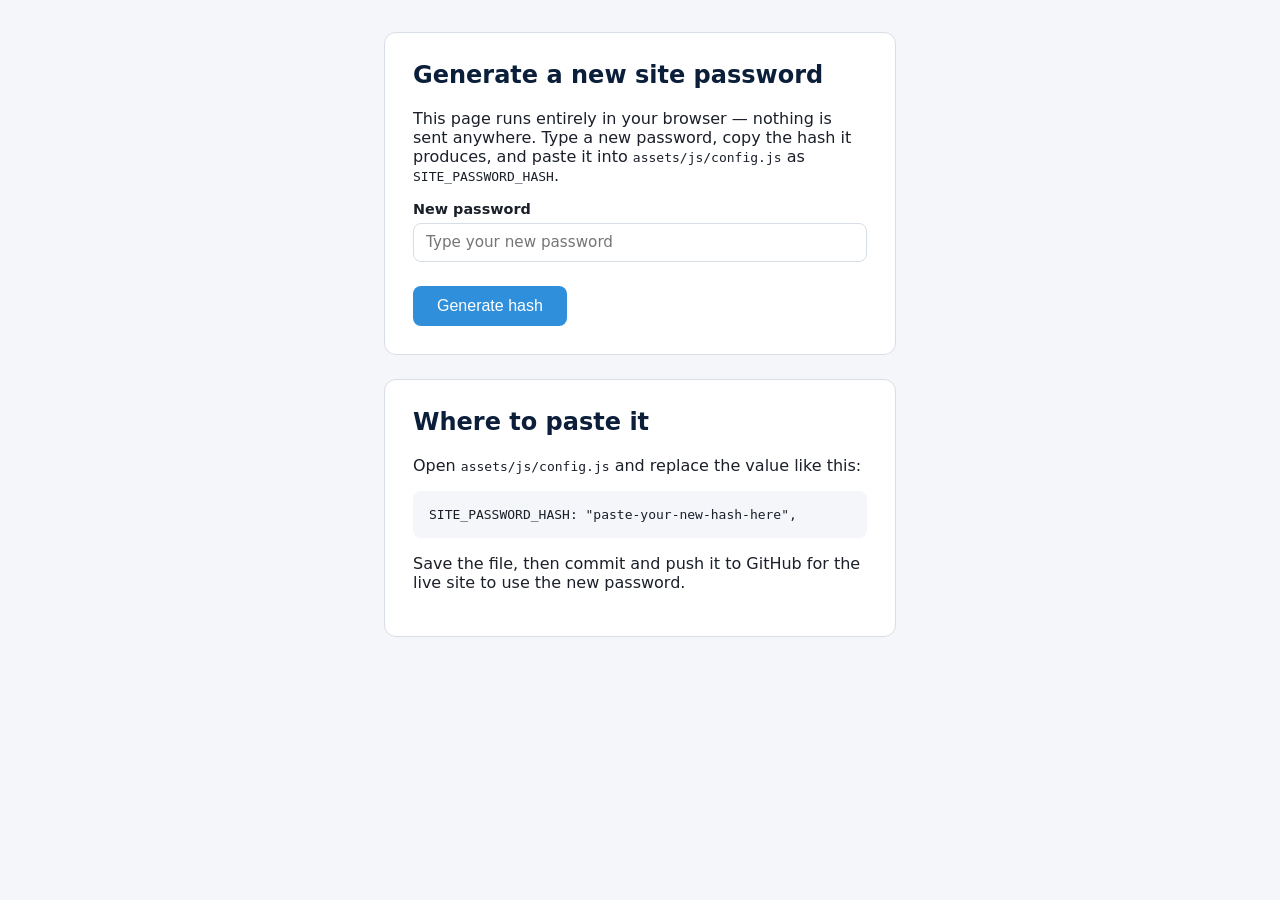
<file: tools/generate-password-hash.html>
<!DOCTYPE html>
<html lang="en">
<head>
<meta charset="UTF-8" />
<meta name="viewport" content="width=device-width, initial-scale=1.0" />
<title>Password Hash Generator — SecureLabX</title>
<link rel="stylesheet" href="../assets/css/style.css" />
</head>
<body>
<main class="slx-main" style="max-width: 560px;">
  <div class="slx-card">
    <h2>Generate a new site password</h2>
    <p>
      This page runs entirely in your browser — nothing is sent anywhere.
      Type a new password, copy the hash it produces, and paste it into
      <code>assets/js/config.js</code> as <code>SITE_PASSWORD_HASH</code>.
    </p>

    <form class="slx-form" id="hash-form">
      <label for="pw">New password</label>
      <input type="text" id="pw" placeholder="Type your new password" required />
      <button type="submit">Generate hash</button>
    </form>

    <div id="result" style="display:none; margin-top: 1.5rem;">
      <label>Copy this into config.js:</label>
      <input type="text" id="hash-output" readonly style="font-family: monospace;" />
      <button type="button" id="copy-btn" style="margin-top: 0.75rem; padding: 0.5rem 1rem; border-radius: 8px; border: 1px solid var(--slx-border); background: white; cursor: pointer;">
        Copy to clipboard
      </button>
    </div>
  </div>

  <div class="slx-card">
    <h2>Where to paste it</h2>
    <p>Open <code>assets/js/config.js</code> and replace the value like this:</p>
    <pre style="background:#f4f6f9; padding:1rem; border-radius:8px; overflow-x:auto;">SITE_PASSWORD_HASH: "paste-your-new-hash-here",</pre>
    <p>Save the file, then commit and push it to GitHub for the live site to use the new password.</p>
  </div>
</main>

<script>
document.getElementById("hash-form").addEventListener("submit", async (e) => {
  e.preventDefault();
  const password = document.getElementById("pw").value;
  const buf = await crypto.subtle.digest("SHA-256", new TextEncoder().encode(password));
  const hash = [...new Uint8Array(buf)].map(b => b.toString(16).padStart(2, "0")).join("");
  document.getElementById("hash-output").value = hash;
  document.getElementById("result").style.display = "block";
});

document.getElementById("copy-btn").addEventListener("click", () => {
  const output = document.getElementById("hash-output");
  output.select();
  navigator.clipboard.writeText(output.value);
  const btn = document.getElementById("copy-btn");
  const original = btn.textContent;
  btn.textContent = "Copied!";
  setTimeout(() => (btn.textContent = original), 1500);
});
</script>
</body>
</html>
</file>
<file: assets/css/style.css>
:root {
  --slx-navy: #0b1f3a;
  --slx-blue: #1c4e91;
  --slx-accent: #2f8fdb;
  --slx-bg: #f4f6f9;
  --slx-text: #1a1f29;
  --slx-muted: #5a6472;
  --slx-border: #d8dee6;
  --slx-white: #ffffff;
  --slx-success: #1e7d3c;
  --slx-error: #b3261e;
}

* {
  box-sizing: border-box;
}

body {
  margin: 0;
  font-family: "Segoe UI", system-ui, -apple-system, Arial, sans-serif;
  background: var(--slx-bg);
  color: var(--slx-text);
}

/* ---------- Password gate ---------- */
#slx-gate {
  display: none;
  min-height: 100vh;
  align-items: center;
  justify-content: center;
  background: linear-gradient(135deg, var(--slx-navy), var(--slx-blue));
  padding: 1.5rem;
}

.slx-gate-card {
  background: var(--slx-white);
  border-radius: 12px;
  padding: 2.5rem;
  width: 100%;
  max-width: 380px;
  box-shadow: 0 20px 50px rgba(0, 0, 0, 0.25);
  text-align: center;
}

.slx-gate-card h1 {
  margin: 0 0 0.25rem;
  font-size: 1.4rem;
  color: var(--slx-navy);
}

.slx-gate-card p.subtitle {
  margin: 0 0 1.5rem;
  color: var(--slx-muted);
  font-size: 0.9rem;
}

.slx-gate-card input[type="password"] {
  width: 100%;
  padding: 0.7rem 0.9rem;
  border: 1px solid var(--slx-border);
  border-radius: 8px;
  font-size: 1rem;
  margin-bottom: 0.9rem;
}

.slx-gate-card button {
  width: 100%;
  padding: 0.7rem;
  border: none;
  border-radius: 8px;
  background: var(--slx-blue);
  color: white;
  font-size: 1rem;
  cursor: pointer;
}

.slx-gate-card button:hover {
  background: var(--slx-navy);
}

#slx-gate-error {
  display: none;
  color: var(--slx-error);
  font-size: 0.85rem;
  margin-top: 0.7rem;
}

/* ---------- Layout ---------- */
header.slx-header {
  background: var(--slx-navy);
  color: white;
  padding: 1rem 1.5rem;
  display: flex;
  align-items: center;
  justify-content: space-between;
  flex-wrap: wrap;
  gap: 0.75rem;
}

header.slx-header .slx-brand {
  font-size: 1.3rem;
  font-weight: 700;
  letter-spacing: 0.02em;
}

nav.slx-nav a {
  color: #d9e6f7;
  text-decoration: none;
  margin-left: 1.25rem;
  font-size: 0.95rem;
}

nav.slx-nav a:hover,
nav.slx-nav a.active {
  color: white;
  text-decoration: underline;
}

main.slx-main {
  max-width: 880px;
  margin: 0 auto;
  padding: 2rem 1.5rem 4rem;
}

.slx-card {
  background: var(--slx-white);
  border: 1px solid var(--slx-border);
  border-radius: 12px;
  padding: 1.75rem;
  margin-bottom: 1.5rem;
}

.slx-card h2 {
  margin-top: 0;
  color: var(--slx-navy);
}

.slx-hero h1 {
  color: var(--slx-navy);
  margin-bottom: 0.25rem;
}

.slx-hero p.lead {
  color: var(--slx-muted);
  font-size: 1.05rem;
}

.slx-services {
  display: grid;
  grid-template-columns: repeat(auto-fit, minmax(200px, 1fr));
  gap: 1rem;
}

.slx-services a {
  display: block;
  background: var(--slx-bg);
  border-radius: 8px;
  padding: 1rem;
  color: inherit;
  text-decoration: none;
  transition: background 0.15s;
}

.slx-services a:hover {
  background: #e8ecf3;
}

.slx-services h3 {
  margin: 0 0 0.4rem;
  font-size: 1rem;
  color: var(--slx-blue);
}

.slx-services p {
  margin: 0;
  font-size: 0.9rem;
  color: var(--slx-muted);
}

footer.slx-footer {
  text-align: center;
  color: var(--slx-muted);
  font-size: 0.85rem;
  padding: 1.5rem;
}

/* ---------- Forms ---------- */
form.slx-form label {
  display: block;
  font-weight: 600;
  margin: 1rem 0 0.35rem;
  font-size: 0.9rem;
}

form.slx-form input,
form.slx-form select,
form.slx-form textarea {
  width: 100%;
  padding: 0.6rem 0.75rem;
  border: 1px solid var(--slx-border);
  border-radius: 8px;
  font-size: 0.95rem;
  font-family: inherit;
}

form.slx-form textarea {
  min-height: 100px;
  resize: vertical;
}

form.slx-form .slx-row {
  display: grid;
  grid-template-columns: 1fr 1fr;
  gap: 1rem;
}

form.slx-form button[type="submit"] {
  margin-top: 1.5rem;
  padding: 0.7rem 1.5rem;
  border: none;
  border-radius: 8px;
  background: var(--slx-accent);
  color: white;
  font-size: 1rem;
  cursor: pointer;
}

form.slx-form button[type="submit"]:hover {
  background: var(--slx-blue);
}

form.slx-form button[type="submit"]:disabled {
  opacity: 0.6;
  cursor: not-allowed;
}

.form-status {
  display: none;
  margin-top: 1rem;
  padding: 0.75rem 1rem;
  border-radius: 8px;
  font-size: 0.9rem;
}

.form-status.success {
  background: #e6f4ea;
  color: var(--slx-success);
}

.form-status.error {
  background: #fbe9e7;
  color: var(--slx-error);
}

@media (max-width: 560px) {
  form.slx-form .slx-row {
    grid-template-columns: 1fr;
  }
}
</file>
